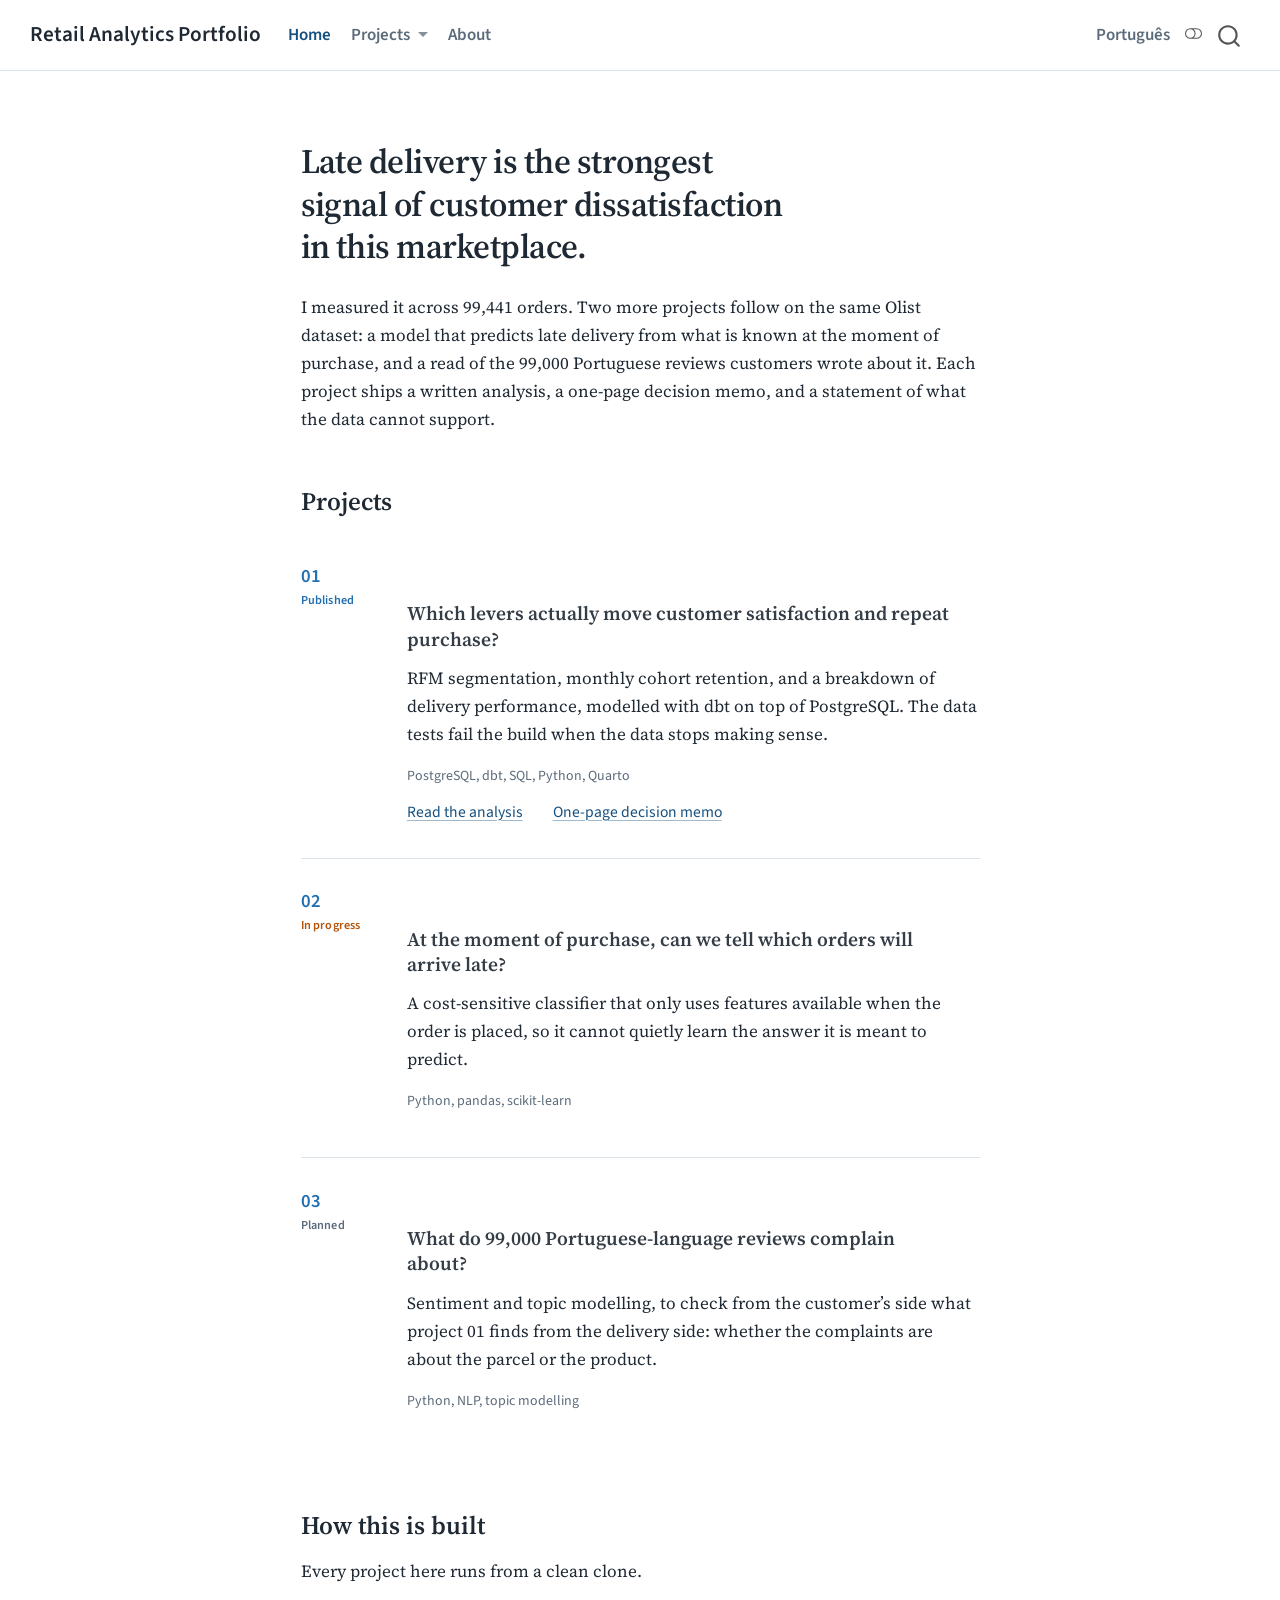
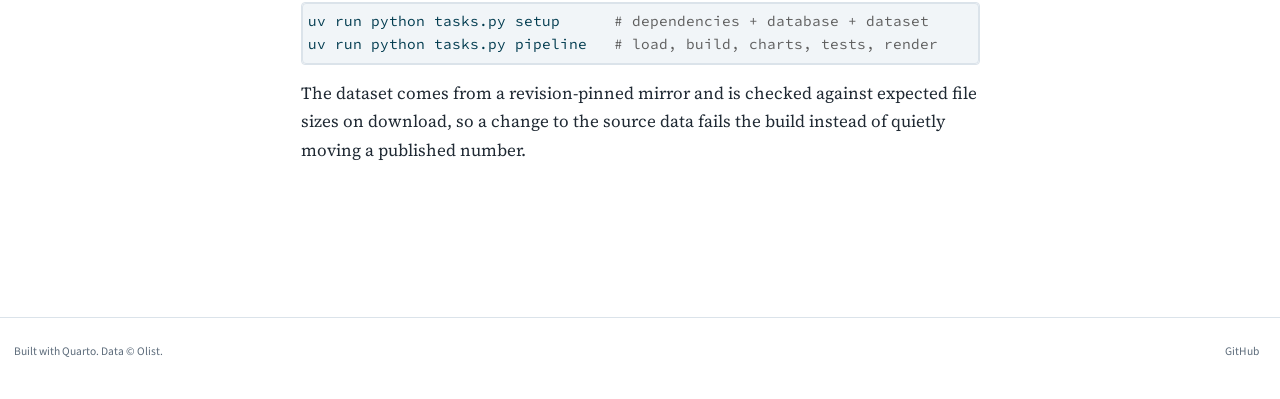
<file: index.html>
<!DOCTYPE html>
<html xmlns="http://www.w3.org/1999/xhtml" lang="en" xml:lang="en"><head>

<meta charset="utf-8">
<meta name="generator" content="quarto-1.10.19">

<meta name="viewport" content="width=device-width, initial-scale=1.0, user-scalable=yes">


<title>Retail Analytics Portfolio</title>
<style>
/* Default styles provided by pandoc.
** See https://pandoc.org/MANUAL.html#variables-for-html for config info.
*/
span.smallcaps{font-variant: small-caps;}
div.columns{display: flex; gap: 1.5em;}
div.column{flex: auto;}
@media screen {
div.columns{gap: min(4vw, 1.5em);}
div.column{overflow-x: auto;}
}
div.hanging-indent{margin-left: 1.5em; text-indent: -1.5em;}
ul.task-list{list-style: none;}
ul.task-list li input[type="checkbox"] {
  width: 0.8em;
  margin: 0 0.8em 0.2em -1em; /* quarto-specific, see https://github.com/quarto-dev/quarto-cli/issues/4556 */ 
  vertical-align: middle;
}
/* CSS for syntax highlighting */
html { -webkit-text-size-adjust: 100%; }
pre > code.sourceCode { white-space: pre; position: relative; }
pre > code.sourceCode > span { display: inline-block; line-height: 1.25; }
pre > code.sourceCode > span:empty { height: 1.2em; }
.sourceCode { overflow: visible; }
code.sourceCode > span { color: inherit; text-decoration: inherit; }
div.sourceCode { margin: 1em 0; }
pre.sourceCode { margin: 0; }
@media screen {
div.sourceCode { overflow: auto; }
}
@media print {
pre > code.sourceCode { white-space: pre-wrap; }
pre > code.sourceCode > span { text-indent: -5em; padding-left: 5em; }
}
pre.numberSource code
  { counter-reset: source-line 0; }
pre.numberSource code > span
  { position: relative; left: -4em; counter-increment: source-line; }
pre.numberSource code > span > a:first-child::before
  { content: counter(source-line);
    position: relative; left: -1em; text-align: right; vertical-align: baseline;
    border: none; display: inline-block;
    -webkit-touch-callout: none; -webkit-user-select: none;
    -khtml-user-select: none; -moz-user-select: none;
    -ms-user-select: none; user-select: none;
    padding: 0 4px; width: 4em;
  }
pre.numberSource { margin-left: 3em;  padding-left: 4px; }
div.sourceCode
  {   }
@media screen {
pre > code.sourceCode > span > a:first-child::before { text-decoration: underline; }
}
</style>


<script src="site_libs/quarto-nav/quarto-nav.js"></script>
<script src="site_libs/quarto-nav/headroom.min.js"></script>
<script src="site_libs/clipboard/clipboard.min.js"></script>
<script src="site_libs/quarto-search/autocomplete.umd.js"></script>
<script src="site_libs/quarto-search/fuse.min.js"></script>
<script src="site_libs/quarto-search/quarto-search.js"></script>
<meta name="quarto:offset" content="./">
<script src="site_libs/quarto-html/quarto.js" type="module"></script>
<script src="site_libs/quarto-html/tabsets/tabsets.js" type="module"></script>
<script src="site_libs/quarto-html/popper.min.js"></script>
<script src="site_libs/quarto-html/tippy.umd.min.js"></script>
<script src="site_libs/quarto-html/anchor.min.js"></script>
<link href="site_libs/quarto-html/tippy.css" rel="stylesheet">
<link href="site_libs/quarto-html/quarto-syntax-highlighting-ecff8db827dceed84e341824dcdf69cb.css" rel="stylesheet" class="quarto-color-scheme" id="quarto-text-highlighting-styles">
<link href="site_libs/quarto-html/quarto-syntax-highlighting-dark-77e42d7de2b4199e810a6e75fd8a0531.css" rel="stylesheet" class="quarto-color-scheme quarto-color-alternate" id="quarto-text-highlighting-styles">
<link href="site_libs/quarto-html/quarto-syntax-highlighting-ecff8db827dceed84e341824dcdf69cb.css" rel="stylesheet" class="quarto-color-scheme-extra" id="quarto-text-highlighting-styles">
<script src="site_libs/bootstrap/bootstrap.min.js"></script>
<link href="site_libs/bootstrap/bootstrap-icons.css" rel="stylesheet">
<link href="site_libs/bootstrap/bootstrap-dbd850586f7e21c69e9a6c9f5bcb7da7.min.css" rel="stylesheet" append-hash="true" class="quarto-color-scheme" id="quarto-bootstrap" data-mode="light">
<link href="site_libs/bootstrap/bootstrap-dark-ea0e3f50bb5ffff25d0e6e33147f23dc.min.css" rel="stylesheet" append-hash="true" class="quarto-color-scheme quarto-color-alternate" id="quarto-bootstrap" data-mode="dark">
<link href="site_libs/bootstrap/bootstrap-dbd850586f7e21c69e9a6c9f5bcb7da7.min.css" rel="stylesheet" append-hash="true" class="quarto-color-scheme-extra" id="quarto-bootstrap" data-mode="light">
<script id="quarto-search-options" type="application/json">{
  "location": "navbar",
  "copy-button": false,
  "collapse-after": 3,
  "panel-placement": "end",
  "type": "overlay",
  "limit": 50,
  "keyboard-shortcut": [
    "f",
    "/",
    "s"
  ],
  "show-item-context": false,
  "language": {
    "search-no-results-text": "No results",
    "search-matching-documents-text": "matching documents",
    "search-copy-link-title": "Copy link to search",
    "search-hide-matches-text": "Hide additional matches",
    "search-more-match-text": "more match in this document",
    "search-more-matches-text": "more matches in this document",
    "search-clear-button-title": "Clear",
    "search-text-placeholder": "",
    "search-detached-cancel-button-title": "Cancel",
    "search-submit-button-title": "Submit",
    "search-label": "Search"
  }
}</script>
<link rel="preconnect" href="https://fonts.googleapis.com">
<link rel="preconnect" href="https://fonts.gstatic.com" crossorigin="">
<link rel="stylesheet" href="https://fonts.googleapis.com/css2?family=Source+Code+Pro:wght@400;600&amp;family=Source+Sans+3:ital,wght@0,400;0,600;1,400&amp;family=Source+Serif+4:ital,opsz,wght@0,8..60,400;0,8..60,600;0,8..60,700;1,8..60,400&amp;display=swap">


</head>

<body class="nav-fixed fullcontent quarto-light"><script id="quarto-html-before-body" type="application/javascript">
    const toggleBodyColorMode = (bsSheetEl) => {
      const mode = bsSheetEl.getAttribute("data-mode");
      const bodyEl = window.document.querySelector("body");
      if (mode === "dark") {
        bodyEl.classList.add("quarto-dark");
        bodyEl.classList.remove("quarto-light");
      } else {
        bodyEl.classList.add("quarto-light");
        bodyEl.classList.remove("quarto-dark");
      }
    }
    const toggleBodyColorPrimary = () => {
      const bsSheetEl = window.document.querySelector("link#quarto-bootstrap:not([rel=disabled-stylesheet])");
      if (bsSheetEl) {
        toggleBodyColorMode(bsSheetEl);
      }
    }
    const setColorSchemeToggle = (alternate) => {
      const toggles = window.document.querySelectorAll('.quarto-color-scheme-toggle');
      for (let i=0; i < toggles.length; i++) {
        const toggle = toggles[i];
        if (toggle) {
          if (alternate) {
            toggle.classList.add("alternate");
          } else {
            toggle.classList.remove("alternate");
          }
        }
      }
    };
    const toggleColorMode = (alternate) => {
      // Switch the stylesheets
      const primaryStylesheets = window.document.querySelectorAll('link.quarto-color-scheme:not(.quarto-color-alternate)');
      const alternateStylesheets = window.document.querySelectorAll('link.quarto-color-scheme.quarto-color-alternate');
      manageTransitions('#quarto-margin-sidebar .nav-link', false);
      if (alternate) {
        // note: dark is layered on light, we don't disable primary!
        enableStylesheet(alternateStylesheets);
        for (const sheetNode of alternateStylesheets) {
          if (sheetNode.id === "quarto-bootstrap") {
            toggleBodyColorMode(sheetNode);
          }
        }
      } else {
        disableStylesheet(alternateStylesheets);
        enableStylesheet(primaryStylesheets)
        toggleBodyColorPrimary();
      }
      manageTransitions('#quarto-margin-sidebar .nav-link', true);
      // Switch the toggles
      setColorSchemeToggle(alternate)
      // Hack to workaround the fact that safari doesn't
      // properly recolor the scrollbar when toggling (#1455)
      if (navigator.userAgent.indexOf('Safari') > 0 && navigator.userAgent.indexOf('Chrome') == -1) {
        manageTransitions("body", false);
        window.scrollTo(0, 1);
        setTimeout(() => {
          window.scrollTo(0, 0);
          manageTransitions("body", true);
        }, 40);
      }
    }
    const disableStylesheet = (stylesheets) => {
      for (let i=0; i < stylesheets.length; i++) {
        const stylesheet = stylesheets[i];
        stylesheet.rel = 'disabled-stylesheet';
      }
    }
    const enableStylesheet = (stylesheets) => {
      for (let i=0; i < stylesheets.length; i++) {
        const stylesheet = stylesheets[i];
        if(stylesheet.rel !== 'stylesheet') { // for Chrome, which will still FOUC without this check
          stylesheet.rel = 'stylesheet';
        }
      }
    }
    const manageTransitions = (selector, allowTransitions) => {
      const els = window.document.querySelectorAll(selector);
      for (let i=0; i < els.length; i++) {
        const el = els[i];
        if (allowTransitions) {
          el.classList.remove('notransition');
        } else {
          el.classList.add('notransition');
        }
      }
    }
    const isFileUrl = () => {
      return window.location.protocol === 'file:';
    }
    const hasAlternateSentinel = () => {
      let styleSentinel = getColorSchemeSentinel();
      if (styleSentinel !== null) {
        return styleSentinel === "alternate";
      } else {
        return false;
      }
    }
    const setStyleSentinel = (alternate) => {
      const value = alternate ? "alternate" : "default";
      if (!isFileUrl()) {
        window.localStorage.setItem("quarto-color-scheme", value);
      } else {
        localAlternateSentinel = value;
      }
    }
    const getColorSchemeSentinel = () => {
      if (!isFileUrl()) {
        const storageValue = window.localStorage.getItem("quarto-color-scheme");
        return storageValue != null ? storageValue : localAlternateSentinel;
      } else {
        return localAlternateSentinel;
      }
    }
    const toggleGiscusIfUsed = (isAlternate, darkModeDefault) => {
      const baseTheme = document.querySelector('#giscus-base-theme')?.value ?? 'light';
      const alternateTheme = document.querySelector('#giscus-alt-theme')?.value ?? 'dark';
      let newTheme = '';
      if(authorPrefersDark) {
        newTheme = isAlternate ? baseTheme : alternateTheme;
      } else {
        newTheme = isAlternate ? alternateTheme : baseTheme;
      }
      const changeGiscusTheme = () => {
        // From: https://github.com/giscus/giscus/issues/336
        const sendMessage = (message) => {
          const iframe = document.querySelector('iframe.giscus-frame');
          if (!iframe) return;
          iframe.contentWindow.postMessage({ giscus: message }, 'https://giscus.app');
        }
        sendMessage({
          setConfig: {
            theme: newTheme
          }
        });
      }
      const isGiscussLoaded = window.document.querySelector('iframe.giscus-frame') !== null;
      if (isGiscussLoaded) {
        changeGiscusTheme();
      }
    };
    const authorPrefersDark = false;
    const queryPrefersDark = window.matchMedia('(prefers-color-scheme: dark)');
    const darkModeDefault = queryPrefersDark.matches;
      document.querySelector('link#quarto-text-highlighting-styles.quarto-color-scheme-extra').rel = 'disabled-stylesheet';
      document.querySelector('link#quarto-bootstrap.quarto-color-scheme-extra').rel = 'disabled-stylesheet';
    let localAlternateSentinel = darkModeDefault ? 'alternate' : 'default';
    // Dark / light mode switch
    window.quartoToggleColorScheme = () => {
      // Read the current dark / light value
      let toAlternate = !hasAlternateSentinel();
      toggleColorMode(toAlternate);
      setStyleSentinel(toAlternate);
      toggleGiscusIfUsed(toAlternate, darkModeDefault);
      window.dispatchEvent(new Event('resize'));
    };
    queryPrefersDark.addEventListener("change", e => {
      if(window.localStorage.getItem("quarto-color-scheme") !== null)
        return;
      const alternate = e.matches
      toggleColorMode(alternate);
      localAlternateSentinel = e.matches ? 'alternate' : 'default'; // this is used alongside local storage!
      toggleGiscusIfUsed(alternate, darkModeDefault);
    });
    // Switch to dark mode if need be
    if (hasAlternateSentinel()) {
      toggleColorMode(true);
    } else {
      toggleColorMode(false);
    }
  </script>

<div id="quarto-search-results"></div>
  <header id="quarto-header" class="headroom fixed-top">
    <nav class="navbar navbar-expand-lg " data-bs-theme="dark">
      <div class="navbar-container container-fluid">
      <div class="navbar-brand-container mx-auto">
    <a class="navbar-brand" href="./index.html">
    <span class="navbar-title">Retail Analytics Portfolio</span>
    </a>
  </div>
            <div id="quarto-search" class="" title="Search"></div>
          <button class="navbar-toggler" type="button" data-bs-toggle="collapse" data-bs-target="#navbarCollapse" aria-controls="navbarCollapse" role="menu" aria-expanded="false" aria-label="Toggle navigation" onclick="if (window.quartoToggleHeadroom) { window.quartoToggleHeadroom(); }">
  <span class="navbar-toggler-icon"></span>
</button>
          <div class="collapse navbar-collapse" id="navbarCollapse">
            <ul class="navbar-nav navbar-nav-scroll me-auto">
  <li class="nav-item">
    <a class="nav-link active" href="./index.html" aria-current="page"> 
<span class="menu-text">Home</span></a>
  </li>  
  <li class="nav-item dropdown ">
    <a class="nav-link dropdown-toggle" href="#" id="nav-menu-projects" role="link" data-bs-toggle="dropdown" aria-expanded="false">
 <span class="menu-text">Projects</span>
    </a>
    <ul class="dropdown-menu" aria-labelledby="nav-menu-projects">    
        <li>
    <a class="dropdown-item" href="./reports/01-retail-analytics/01-business-analytics.html">
 <span class="dropdown-text">01 · Retail analytics</span></a>
  </li>  
        <li>
    <a class="dropdown-item" href="./reports/01-retail-analytics/00-executive-memo.html">
 <span class="dropdown-text">01 · Decision memo</span></a>
  </li>  
    </ul>
  </li>
  <li class="nav-item">
    <a class="nav-link" href="./about.html"> 
<span class="menu-text">About</span></a>
  </li>  
</ul>
            <ul class="navbar-nav navbar-nav-scroll ms-auto">
  <li class="nav-item">
    <a class="nav-link" href="./pt/index.html"> 
<span class="menu-text">Português</span></a>
  </li>  
</ul>
          </div> <!-- /navcollapse -->
            <div class="quarto-navbar-tools">
  <a href="" class="quarto-color-scheme-toggle quarto-navigation-tool  px-1" onclick="window.quartoToggleColorScheme(); return false;" title="Toggle dark mode"><i class="bi"></i></a>
</div>
      </div> <!-- /container-fluid -->
    </nav>
</header>
<!-- content -->
<div id="quarto-content" class="quarto-container page-columns page-rows-contents page-layout-article page-navbar">
<!-- sidebar -->
<!-- margin-sidebar -->
    
<!-- main -->
<main class="content" id="quarto-document-content"><header id="title-block-header" class="quarto-title-block"></header>





<section id="late-delivery-is-the-strongest-signal-of-customer-dissatisfaction-in-this-marketplace." class="level1 hero">
<h1 class="hero">Late delivery is the strongest signal of customer dissatisfaction in this marketplace.</h1>
<p>I measured it across 99,441 orders. Two more projects follow on the same Olist dataset: a model that predicts late delivery from what is known at the moment of purchase, and a read of the 99,000 Portuguese reviews customers wrote about it. Each project ships a written analysis, a one-page decision memo, and a statement of what the data cannot support.</p>
<section id="projects" class="level2">
<h2 class="anchored" data-anchor-id="projects">Projects</h2>
<div class="projects">
<article class="project">
<div class="project-seq">
01<span class="project-status status-published">Published</span>
</div>
<div class="project-detail">
<h3 class="anchored">
Which levers actually move customer satisfaction and repeat purchase?
</h3>
<p>
RFM segmentation, monthly cohort retention, and a breakdown of delivery performance, modelled with dbt on top of PostgreSQL. The data tests fail the build when the data stops making sense.
</p>
<p class="project-stack">
PostgreSQL, dbt, SQL, Python, Quarto
</p>
<p class="project-links">
<a href="./reports/01-retail-analytics/01-business-analytics.html">Read the analysis</a> <a href="./reports/01-retail-analytics/00-executive-memo.html">One-page decision memo</a>
</p>
</div>
</article>
<article class="project">
<div class="project-seq">
02<span class="project-status status-wip">In progress</span>
</div>
<div class="project-detail">
<h3 class="anchored">
At the moment of purchase, can we tell which orders will arrive late?
</h3>
<p>
A cost-sensitive classifier that only uses features available when the order is placed, so it cannot quietly learn the answer it is meant to predict.
</p>
<p class="project-stack">
Python, pandas, scikit-learn
</p>
</div>
</article>
<article class="project">
<div class="project-seq">
03<span class="project-status status-planned">Planned</span>
</div>
<div class="project-detail">
<h3 class="anchored">
What do 99,000 Portuguese-language reviews complain about?
</h3>
<p>
Sentiment and topic modelling, to check from the customer’s side what project 01 finds from the delivery side: whether the complaints are about the parcel or the product.
</p>
<p class="project-stack">
Python, NLP, topic modelling
</p>
</div>
</article>
</div>
</section>
<section id="how-this-is-built" class="level2">
<h2 class="anchored" data-anchor-id="how-this-is-built">How this is built</h2>
<p>Every project here runs from a clean clone.</p>
<div class="code-copy-outer-scaffold"><div class="sourceCode" id="cb1"><pre class="sourceCode bash code-with-copy"><code class="sourceCode bash"><span id="cb1-1"><a href="#cb1-1" aria-hidden="true" tabindex="-1"></a><span class="ex">uv</span> run python tasks.py setup      <span class="co"># dependencies + database + dataset</span></span>
<span id="cb1-2"><a href="#cb1-2" aria-hidden="true" tabindex="-1"></a><span class="ex">uv</span> run python tasks.py pipeline   <span class="co"># load, build, charts, tests, render</span></span></code></pre></div><button title="Copy to Clipboard" class="code-copy-button"><i class="bi"></i></button></div>
<p>The dataset comes from a revision-pinned mirror and is checked against expected file sizes on download, so a change to the source data fails the build instead of quietly moving a published number.</p>


</section>
</section>

</main> <!-- /main -->
<script id="quarto-html-after-body" type="application/javascript">
  window.document.addEventListener("DOMContentLoaded", function (event) {
    // Ensure there is a toggle, if there isn't float one in the top right
    if (window.document.querySelector('.quarto-color-scheme-toggle') === null) {
      const a = window.document.createElement('a');
      a.classList.add('top-right');
      a.classList.add('quarto-color-scheme-toggle');
      a.href = "";
      a.onclick = function() { try { window.quartoToggleColorScheme(); } catch {} return false; };
      const i = window.document.createElement("i");
      i.classList.add('bi');
      a.appendChild(i);
      window.document.body.appendChild(a);
    }
    setColorSchemeToggle(hasAlternateSentinel())
    const icon = "";
    const anchorJS = new window.AnchorJS();
    anchorJS.options = {
      placement: 'right',
      icon: icon
    };
    anchorJS.add('.anchored');
    const isCodeAnnotation = (el) => {
      for (const clz of el.classList) {
        if (clz.startsWith('code-annotation-')) {                     
          return true;
        }
      }
      return false;
    }
    const onCopySuccess = function(e) {
      // button target
      const button = e.trigger;
      // don't keep focus
      button.blur();
      // flash "checked"
      button.classList.add('code-copy-button-checked');
      var currentTitle = button.getAttribute("title");
      button.setAttribute("title", "Copied!");
      let tooltip;
      if (window.bootstrap) {
        button.setAttribute("data-bs-toggle", "tooltip");
        button.setAttribute("data-bs-placement", "left");
        button.setAttribute("data-bs-title", "Copied!");
        tooltip = new bootstrap.Tooltip(button, 
          { trigger: "manual", 
            customClass: "code-copy-button-tooltip",
            offset: [0, -8]});
        tooltip.show();    
      }
      setTimeout(function() {
        if (tooltip) {
          tooltip.hide();
          button.removeAttribute("data-bs-title");
          button.removeAttribute("data-bs-toggle");
          button.removeAttribute("data-bs-placement");
        }
        button.setAttribute("title", currentTitle);
        button.classList.remove('code-copy-button-checked');
      }, 1000);
      // clear code selection
      e.clearSelection();
    }
    const getTextToCopy = function(trigger) {
      const outerScaffold = trigger.parentElement.cloneNode(true);
      const codeEl = outerScaffold.querySelector('code');
      for (const childEl of codeEl.children) {
        if (isCodeAnnotation(childEl)) {
          childEl.remove();
        }
      }
      return codeEl.innerText;
    }
    const clipboard = new window.ClipboardJS('.code-copy-button:not([data-in-quarto-modal])', {
      text: getTextToCopy
    });
    clipboard.on('success', onCopySuccess);
    if (window.document.getElementById('quarto-embedded-source-code-modal')) {
      const clipboardModal = new window.ClipboardJS('.code-copy-button[data-in-quarto-modal]', {
        text: getTextToCopy,
        container: window.document.getElementById('quarto-embedded-source-code-modal')
      });
      clipboardModal.on('success', onCopySuccess);
    }
      var localhostRegex = new RegExp(/^(?:http|https):\/\/localhost\:?[0-9]*\//);
      var mailtoRegex = new RegExp(/^mailto:/);
        var filterRegex = new RegExp("https:\/\/AndersonTavares0\.github\.io\/ds-portfolio\/");
      var isInternal = (href) => {
          return filterRegex.test(href) || localhostRegex.test(href) || mailtoRegex.test(href);
      }
      // Inspect non-navigation links and adorn them if external
     var links = window.document.querySelectorAll('a[href]:not(.nav-link):not(.navbar-brand):not(.toc-action):not(.sidebar-link):not(.sidebar-item-toggle):not(.pagination-link):not(.no-external):not([aria-hidden]):not(.dropdown-item):not(.quarto-navigation-tool):not(.about-link)');
      for (var i=0; i<links.length; i++) {
        const link = links[i];
        if (!isInternal(link.href)) {
          // undo the damage that might have been done by quarto-nav.js in the case of
          // links that we want to consider external
          if (link.dataset.originalHref !== undefined) {
            link.href = link.dataset.originalHref;
          }
        }
      }
    function tippyHover(el, contentFn, onTriggerFn, onUntriggerFn) {
      const config = {
        allowHTML: true,
        maxWidth: 500,
        delay: 100,
        arrow: false,
        appendTo: function(el) {
            return el.parentElement;
        },
        interactive: true,
        interactiveBorder: 10,
        theme: 'quarto',
        placement: 'bottom-start',
      };
      if (contentFn) {
        config.content = contentFn;
      }
      if (onTriggerFn) {
        config.onTrigger = onTriggerFn;
      }
      if (onUntriggerFn) {
        config.onUntrigger = onUntriggerFn;
      }
      window.tippy(el, config); 
    }
    const noterefs = window.document.querySelectorAll('a[role="doc-noteref"]');
    for (var i=0; i<noterefs.length; i++) {
      const ref = noterefs[i];
      tippyHover(ref, function() {
        // use id or data attribute instead here
        let href = ref.getAttribute('data-footnote-href') || ref.getAttribute('href');
        try { href = new URL(href).hash; } catch {}
        const id = href.replace(/^#\/?/, "");
        const note = window.document.getElementById(id);
        if (note) {
          return note.innerHTML;
        } else {
          return "";
        }
      });
    }
    const xrefs = window.document.querySelectorAll('a.quarto-xref');
    const processXRef = (id, note) => {
      // Strip column container classes
      const stripColumnClz = (el) => {
        el.classList.remove("page-full", "page-columns");
        if (el.children) {
          for (const child of el.children) {
            stripColumnClz(child);
          }
        }
      }
      stripColumnClz(note)
      if (id === null || id.startsWith('sec-')) {
        // Special case sections, only their first couple elements
        const container = document.createElement("div");
        if (note.children && note.children.length > 2) {
          container.appendChild(note.children[0].cloneNode(true));
          for (let i = 1; i < note.children.length; i++) {
            const child = note.children[i];
            if (child.tagName === "P" && child.innerText === "") {
              continue;
            } else {
              container.appendChild(child.cloneNode(true));
              break;
            }
          }
          if (window.Quarto?.typesetMath) {
            window.Quarto.typesetMath(container);
          }
          return container.innerHTML
        } else {
          if (window.Quarto?.typesetMath) {
            window.Quarto.typesetMath(note);
          }
          return note.innerHTML;
        }
      } else {
        // Remove any anchor links if they are present
        const anchorLink = note.querySelector('a.anchorjs-link');
        if (anchorLink) {
          anchorLink.remove();
        }
        if (window.Quarto?.typesetMath) {
          window.Quarto.typesetMath(note);
        }
        if (note.classList.contains("callout")) {
          return note.outerHTML;
        } else {
          return note.innerHTML;
        }
      }
    }
    for (var i=0; i<xrefs.length; i++) {
      const xref = xrefs[i];
      tippyHover(xref, undefined, function(instance) {
        instance.disable();
        let url = xref.getAttribute('href');
        let hash = undefined; 
        if (url.startsWith('#')) {
          hash = url;
        } else {
          try { hash = new URL(url).hash; } catch {}
        }
        if (hash) {
          const id = hash.replace(/^#\/?/, "");
          const note = window.document.getElementById(id);
          if (note !== null) {
            try {
              const html = processXRef(id, note.cloneNode(true));
              instance.setContent(html);
            } finally {
              instance.enable();
              instance.show();
            }
          } else {
            // See if we can fetch this
            fetch(url.split('#')[0])
            .then(res => res.text())
            .then(html => {
              const parser = new DOMParser();
              const htmlDoc = parser.parseFromString(html, "text/html");
              const note = htmlDoc.getElementById(id);
              if (note !== null) {
                const html = processXRef(id, note);
                instance.setContent(html);
              } 
            }).finally(() => {
              instance.enable();
              instance.show();
            });
          }
        } else {
          // See if we can fetch a full url (with no hash to target)
          // This is a special case and we should probably do some content thinning / targeting
          fetch(url)
          .then(res => res.text())
          .then(html => {
            const parser = new DOMParser();
            const htmlDoc = parser.parseFromString(html, "text/html");
            const note = htmlDoc.querySelector('main.content');
            if (note !== null) {
              // This should only happen for chapter cross references
              // (since there is no id in the URL)
              // remove the first header
              if (note.children.length > 0 && note.children[0].tagName === "HEADER") {
                note.children[0].remove();
              }
              const html = processXRef(null, note);
              instance.setContent(html);
            } 
          }).finally(() => {
            instance.enable();
            instance.show();
          });
        }
      }, function(instance) {
      });
    }
        let selectedAnnoteEl;
        const selectorForAnnotation = ( cell, annotation) => {
          let cellAttr = 'data-code-cell="' + cell + '"';
          let lineAttr = 'data-code-annotation="' +  annotation + '"';
          const selector = 'span[' + cellAttr + '][' + lineAttr + ']';
          return selector;
        }
        const selectCodeLines = (annoteEl) => {
          const doc = window.document;
          const targetCell = annoteEl.getAttribute("data-target-cell");
          const targetAnnotation = annoteEl.getAttribute("data-target-annotation");
          const annoteSpan = window.document.querySelector(selectorForAnnotation(targetCell, targetAnnotation));
          const lines = annoteSpan.getAttribute("data-code-lines").split(",");
          const lineIds = lines.map((line) => {
            return targetCell + "-" + line;
          })
          let top = null;
          let height = null;
          let parent = null;
          if (lineIds.length > 0) {
              //compute the position of the single el (top and bottom and make a div)
              const el = window.document.getElementById(lineIds[0]);
              top = el.offsetTop;
              height = el.offsetHeight;
              parent = el.parentElement.parentElement;
            if (lineIds.length > 1) {
              const lastEl = window.document.getElementById(lineIds[lineIds.length - 1]);
              const bottom = lastEl.offsetTop + lastEl.offsetHeight;
              height = bottom - top;
            }
            if (top !== null && height !== null && parent !== null) {
              // cook up a div (if necessary) and position it 
              let div = window.document.getElementById("code-annotation-line-highlight");
              if (div === null) {
                div = window.document.createElement("div");
                div.setAttribute("id", "code-annotation-line-highlight");
                div.style.position = 'absolute';
                parent.appendChild(div);
              }
              div.style.top = top - 2 + "px";
              div.style.height = height + 4 + "px";
              div.style.left = 0;
              let gutterDiv = window.document.getElementById("code-annotation-line-highlight-gutter");
              if (gutterDiv === null) {
                gutterDiv = window.document.createElement("div");
                gutterDiv.setAttribute("id", "code-annotation-line-highlight-gutter");
                gutterDiv.style.position = 'absolute';
                const codeCell = window.document.getElementById(targetCell);
                const gutter = codeCell.querySelector('.code-annotation-gutter');
                gutter.appendChild(gutterDiv);
              }
              gutterDiv.style.top = top - 2 + "px";
              gutterDiv.style.height = height + 4 + "px";
            }
            selectedAnnoteEl = annoteEl;
          }
        };
        const unselectCodeLines = () => {
          const elementsIds = ["code-annotation-line-highlight", "code-annotation-line-highlight-gutter"];
          elementsIds.forEach((elId) => {
            const div = window.document.getElementById(elId);
            if (div) {
              div.remove();
            }
          });
          selectedAnnoteEl = undefined;
        };
          // Handle positioning of the toggle
      window.addEventListener(
        "resize",
        throttle(() => {
          elRect = undefined;
          if (selectedAnnoteEl) {
            selectCodeLines(selectedAnnoteEl);
          }
        }, 10)
      );
      function throttle(fn, ms) {
      let throttle = false;
      let timer;
        return (...args) => {
          if(!throttle) { // first call gets through
              fn.apply(this, args);
              throttle = true;
          } else { // all the others get throttled
              if(timer) clearTimeout(timer); // cancel #2
              timer = setTimeout(() => {
                fn.apply(this, args);
                timer = throttle = false;
              }, ms);
          }
        };
      }
        // Attach click handler to the DT
        const annoteDls = window.document.querySelectorAll('dt[data-target-cell]');
        for (const annoteDlNode of annoteDls) {
          annoteDlNode.addEventListener('click', (event) => {
            const clickedEl = event.target;
            if (clickedEl !== selectedAnnoteEl) {
              unselectCodeLines();
              const activeEl = window.document.querySelector('dt[data-target-cell].code-annotation-active');
              if (activeEl) {
                activeEl.classList.remove('code-annotation-active');
              }
              selectCodeLines(clickedEl);
              clickedEl.classList.add('code-annotation-active');
            } else {
              // Unselect the line
              unselectCodeLines();
              clickedEl.classList.remove('code-annotation-active');
            }
          });
        }
    const findCites = (el) => {
      const parentEl = el.parentElement;
      if (parentEl) {
        const cites = parentEl.dataset.cites;
        if (cites) {
          return {
            el,
            cites: cites.split(' ')
          };
        } else {
          return findCites(el.parentElement)
        }
      } else {
        return undefined;
      }
    };
    var bibliorefs = window.document.querySelectorAll('a[role="doc-biblioref"]');
    for (var i=0; i<bibliorefs.length; i++) {
      const ref = bibliorefs[i];
      const citeInfo = findCites(ref);
      if (citeInfo) {
        tippyHover(citeInfo.el, function() {
          var popup = window.document.createElement('div');
          citeInfo.cites.forEach(function(cite) {
            var citeDiv = window.document.createElement('div');
            citeDiv.classList.add('hanging-indent');
            citeDiv.classList.add('csl-entry');
            var biblioDiv = window.document.getElementById('ref-' + cite);
            if (biblioDiv) {
              citeDiv.innerHTML = biblioDiv.innerHTML;
            }
            popup.appendChild(citeDiv);
          });
          return popup.innerHTML;
        });
      }
    }
  });
  </script>
</div> <!-- /content -->
<footer class="footer">
  <div class="nav-footer">
    <div class="nav-footer-left">
<p>Built with Quarto. Data © Olist.</p>
</div>   
    <div class="nav-footer-center">
      &nbsp;
    </div>
    <div class="nav-footer-right">
      <ul class="footer-items list-unstyled">
    <li class="nav-item">
    <a class="nav-link" href="https://github.com/AndersonTavares0/ds-portfolio">
<p>GitHub</p>
</a>
  </li>  
</ul>
    </div>
  </div>
</footer>




</body></html>
</file>
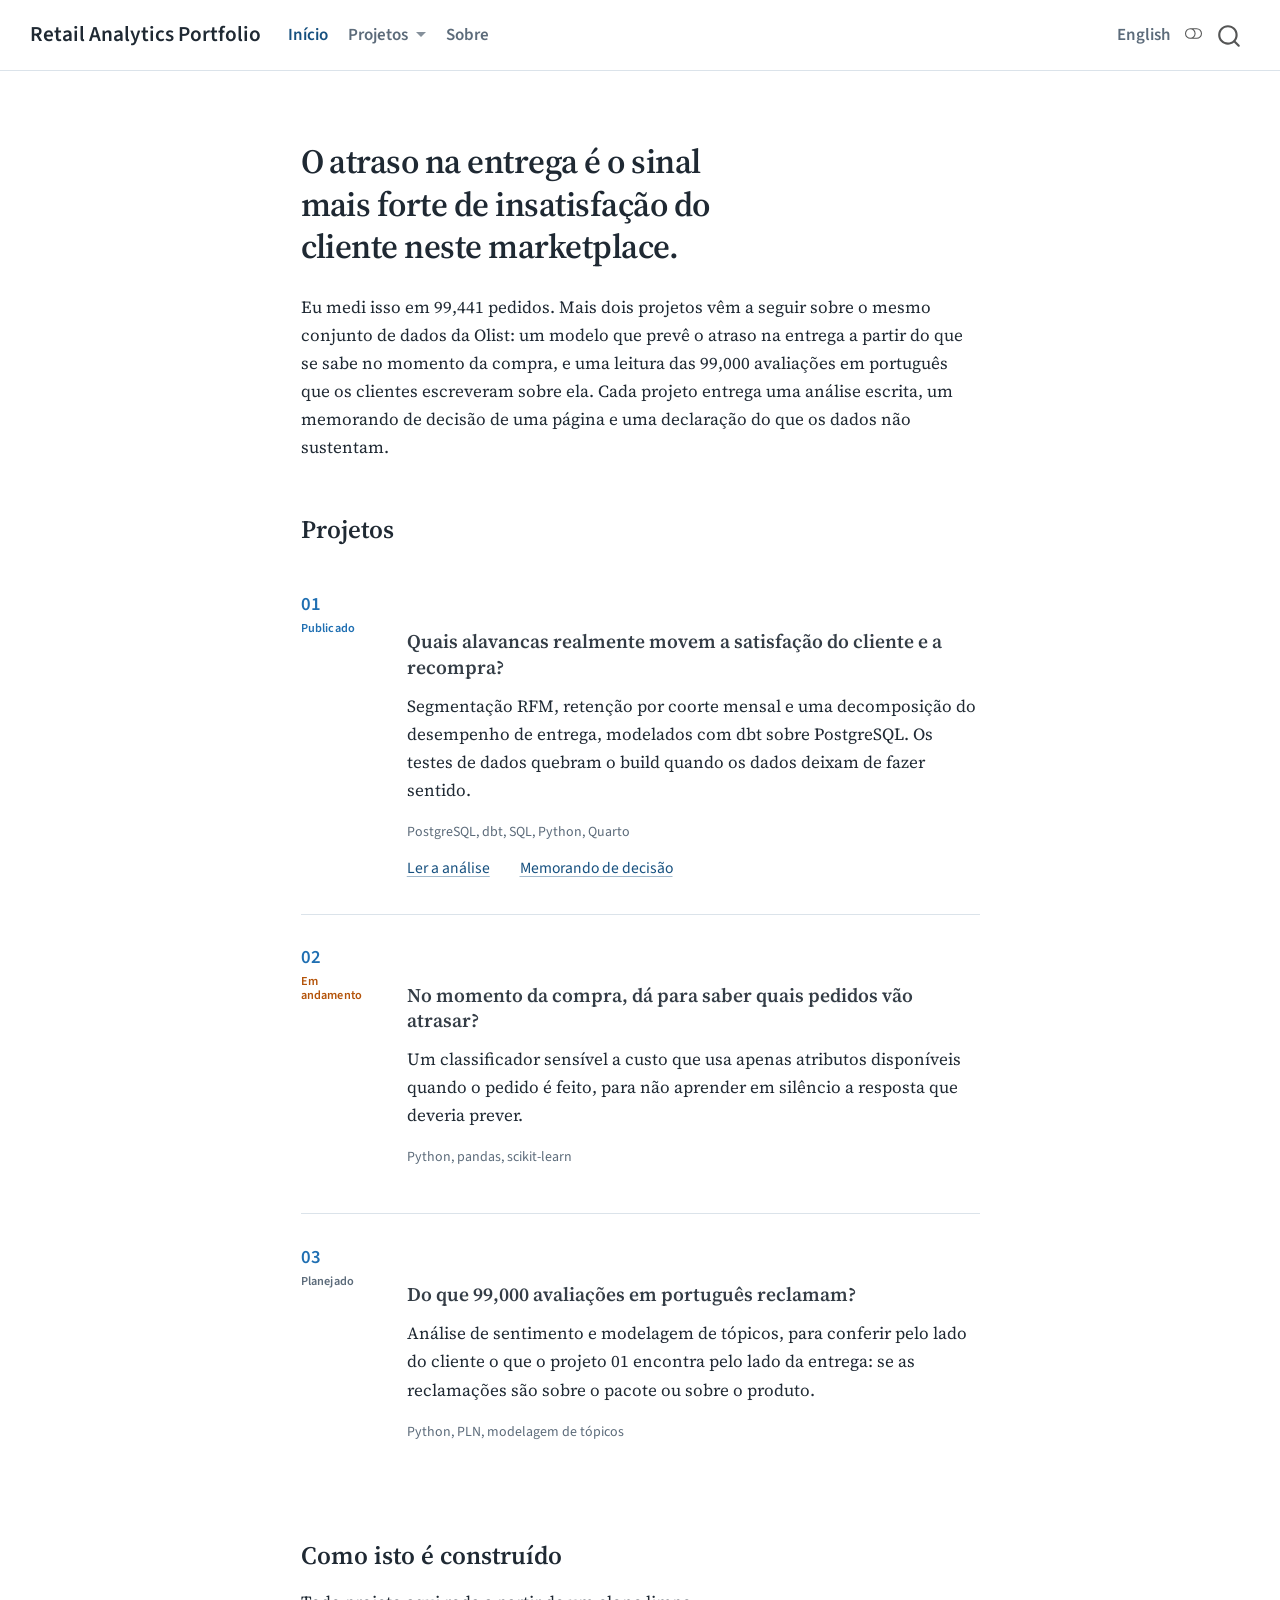
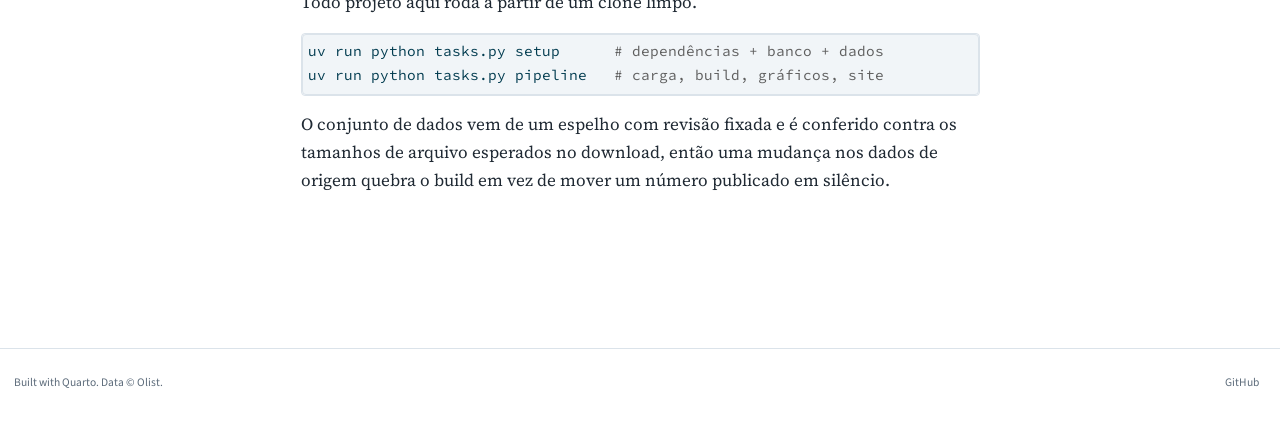
<file: pt/index.html>
<!DOCTYPE html>
<html xmlns="http://www.w3.org/1999/xhtml" lang="pt-BR" xml:lang="pt-BR"><head>

<meta charset="utf-8">
<meta name="generator" content="quarto-1.10.19">

<meta name="viewport" content="width=device-width, initial-scale=1.0, user-scalable=yes">


<title>Portfólio de Análise de Varejo – Retail Analytics Portfolio</title>
<style>
/* Default styles provided by pandoc.
** See https://pandoc.org/MANUAL.html#variables-for-html for config info.
*/
span.smallcaps{font-variant: small-caps;}
div.columns{display: flex; gap: 1.5em;}
div.column{flex: auto;}
@media screen {
div.columns{gap: min(4vw, 1.5em);}
div.column{overflow-x: auto;}
}
div.hanging-indent{margin-left: 1.5em; text-indent: -1.5em;}
ul.task-list{list-style: none;}
ul.task-list li input[type="checkbox"] {
  width: 0.8em;
  margin: 0 0.8em 0.2em -1em; /* quarto-specific, see https://github.com/quarto-dev/quarto-cli/issues/4556 */ 
  vertical-align: middle;
}
/* CSS for syntax highlighting */
html { -webkit-text-size-adjust: 100%; }
pre > code.sourceCode { white-space: pre; position: relative; }
pre > code.sourceCode > span { display: inline-block; line-height: 1.25; }
pre > code.sourceCode > span:empty { height: 1.2em; }
.sourceCode { overflow: visible; }
code.sourceCode > span { color: inherit; text-decoration: inherit; }
div.sourceCode { margin: 1em 0; }
pre.sourceCode { margin: 0; }
@media screen {
div.sourceCode { overflow: auto; }
}
@media print {
pre > code.sourceCode { white-space: pre-wrap; }
pre > code.sourceCode > span { text-indent: -5em; padding-left: 5em; }
}
pre.numberSource code
  { counter-reset: source-line 0; }
pre.numberSource code > span
  { position: relative; left: -4em; counter-increment: source-line; }
pre.numberSource code > span > a:first-child::before
  { content: counter(source-line);
    position: relative; left: -1em; text-align: right; vertical-align: baseline;
    border: none; display: inline-block;
    -webkit-touch-callout: none; -webkit-user-select: none;
    -khtml-user-select: none; -moz-user-select: none;
    -ms-user-select: none; user-select: none;
    padding: 0 4px; width: 4em;
  }
pre.numberSource { margin-left: 3em;  padding-left: 4px; }
div.sourceCode
  {   }
@media screen {
pre > code.sourceCode > span > a:first-child::before { text-decoration: underline; }
}
</style>


<script src="../site_libs/quarto-nav/quarto-nav.js"></script>
<script src="../site_libs/quarto-nav/headroom.min.js"></script>
<script src="../site_libs/clipboard/clipboard.min.js"></script>
<script src="../site_libs/quarto-search/autocomplete.umd.js"></script>
<script src="../site_libs/quarto-search/fuse.min.js"></script>
<script src="../site_libs/quarto-search/quarto-search.js"></script>
<meta name="quarto:offset" content="../">
<script src="../site_libs/quarto-html/quarto.js" type="module"></script>
<script src="../site_libs/quarto-html/tabsets/tabsets.js" type="module"></script>
<script src="../site_libs/quarto-html/popper.min.js"></script>
<script src="../site_libs/quarto-html/tippy.umd.min.js"></script>
<script src="../site_libs/quarto-html/anchor.min.js"></script>
<link href="../site_libs/quarto-html/tippy.css" rel="stylesheet">
<link href="../site_libs/quarto-html/quarto-syntax-highlighting-ecff8db827dceed84e341824dcdf69cb.css" rel="stylesheet" class="quarto-color-scheme" id="quarto-text-highlighting-styles">
<link href="../site_libs/quarto-html/quarto-syntax-highlighting-dark-77e42d7de2b4199e810a6e75fd8a0531.css" rel="stylesheet" class="quarto-color-scheme quarto-color-alternate" id="quarto-text-highlighting-styles">
<link href="../site_libs/quarto-html/quarto-syntax-highlighting-ecff8db827dceed84e341824dcdf69cb.css" rel="stylesheet" class="quarto-color-scheme-extra" id="quarto-text-highlighting-styles">
<script src="../site_libs/bootstrap/bootstrap.min.js"></script>
<link href="../site_libs/bootstrap/bootstrap-icons.css" rel="stylesheet">
<link href="../site_libs/bootstrap/bootstrap-dbd850586f7e21c69e9a6c9f5bcb7da7.min.css" rel="stylesheet" append-hash="true" class="quarto-color-scheme" id="quarto-bootstrap" data-mode="light">
<link href="../site_libs/bootstrap/bootstrap-dark-ea0e3f50bb5ffff25d0e6e33147f23dc.min.css" rel="stylesheet" append-hash="true" class="quarto-color-scheme quarto-color-alternate" id="quarto-bootstrap" data-mode="dark">
<link href="../site_libs/bootstrap/bootstrap-dbd850586f7e21c69e9a6c9f5bcb7da7.min.css" rel="stylesheet" append-hash="true" class="quarto-color-scheme-extra" id="quarto-bootstrap" data-mode="light">
<script id="quarto-search-options" type="application/json">{
  "location": "navbar",
  "copy-button": false,
  "collapse-after": 3,
  "panel-placement": "end",
  "type": "overlay",
  "limit": 50,
  "keyboard-shortcut": [
    "f",
    "/",
    "s"
  ],
  "show-item-context": false,
  "language": {
    "search-no-results-text": "Nenhum resultado",
    "search-matching-documents-text": "documentos correspondentes",
    "search-copy-link-title": "Copiar link para a busca",
    "search-hide-matches-text": "Esconder correspondências adicionais",
    "search-more-match-text": "mais correspondência neste documento",
    "search-more-matches-text": "mais correspondências neste documento",
    "search-clear-button-title": "Limpar",
    "search-text-placeholder": "",
    "search-detached-cancel-button-title": "Cancelar",
    "search-submit-button-title": "Enviar",
    "search-label": "Procurar"
  }
}</script>
<link rel="preconnect" href="https://fonts.googleapis.com">
<link rel="preconnect" href="https://fonts.gstatic.com" crossorigin="">
<link rel="stylesheet" href="https://fonts.googleapis.com/css2?family=Source+Code+Pro:wght@400;600&amp;family=Source+Sans+3:ital,wght@0,400;0,600;1,400&amp;family=Source+Serif+4:ital,opsz,wght@0,8..60,400;0,8..60,600;0,8..60,700;1,8..60,400&amp;display=swap">


</head>

<body class="nav-fixed fullcontent quarto-light"><script id="quarto-html-before-body" type="application/javascript">
    const toggleBodyColorMode = (bsSheetEl) => {
      const mode = bsSheetEl.getAttribute("data-mode");
      const bodyEl = window.document.querySelector("body");
      if (mode === "dark") {
        bodyEl.classList.add("quarto-dark");
        bodyEl.classList.remove("quarto-light");
      } else {
        bodyEl.classList.add("quarto-light");
        bodyEl.classList.remove("quarto-dark");
      }
    }
    const toggleBodyColorPrimary = () => {
      const bsSheetEl = window.document.querySelector("link#quarto-bootstrap:not([rel=disabled-stylesheet])");
      if (bsSheetEl) {
        toggleBodyColorMode(bsSheetEl);
      }
    }
    const setColorSchemeToggle = (alternate) => {
      const toggles = window.document.querySelectorAll('.quarto-color-scheme-toggle');
      for (let i=0; i < toggles.length; i++) {
        const toggle = toggles[i];
        if (toggle) {
          if (alternate) {
            toggle.classList.add("alternate");
          } else {
            toggle.classList.remove("alternate");
          }
        }
      }
    };
    const toggleColorMode = (alternate) => {
      // Switch the stylesheets
      const primaryStylesheets = window.document.querySelectorAll('link.quarto-color-scheme:not(.quarto-color-alternate)');
      const alternateStylesheets = window.document.querySelectorAll('link.quarto-color-scheme.quarto-color-alternate');
      manageTransitions('#quarto-margin-sidebar .nav-link', false);
      if (alternate) {
        // note: dark is layered on light, we don't disable primary!
        enableStylesheet(alternateStylesheets);
        for (const sheetNode of alternateStylesheets) {
          if (sheetNode.id === "quarto-bootstrap") {
            toggleBodyColorMode(sheetNode);
          }
        }
      } else {
        disableStylesheet(alternateStylesheets);
        enableStylesheet(primaryStylesheets)
        toggleBodyColorPrimary();
      }
      manageTransitions('#quarto-margin-sidebar .nav-link', true);
      // Switch the toggles
      setColorSchemeToggle(alternate)
      // Hack to workaround the fact that safari doesn't
      // properly recolor the scrollbar when toggling (#1455)
      if (navigator.userAgent.indexOf('Safari') > 0 && navigator.userAgent.indexOf('Chrome') == -1) {
        manageTransitions("body", false);
        window.scrollTo(0, 1);
        setTimeout(() => {
          window.scrollTo(0, 0);
          manageTransitions("body", true);
        }, 40);
      }
    }
    const disableStylesheet = (stylesheets) => {
      for (let i=0; i < stylesheets.length; i++) {
        const stylesheet = stylesheets[i];
        stylesheet.rel = 'disabled-stylesheet';
      }
    }
    const enableStylesheet = (stylesheets) => {
      for (let i=0; i < stylesheets.length; i++) {
        const stylesheet = stylesheets[i];
        if(stylesheet.rel !== 'stylesheet') { // for Chrome, which will still FOUC without this check
          stylesheet.rel = 'stylesheet';
        }
      }
    }
    const manageTransitions = (selector, allowTransitions) => {
      const els = window.document.querySelectorAll(selector);
      for (let i=0; i < els.length; i++) {
        const el = els[i];
        if (allowTransitions) {
          el.classList.remove('notransition');
        } else {
          el.classList.add('notransition');
        }
      }
    }
    const isFileUrl = () => {
      return window.location.protocol === 'file:';
    }
    const hasAlternateSentinel = () => {
      let styleSentinel = getColorSchemeSentinel();
      if (styleSentinel !== null) {
        return styleSentinel === "alternate";
      } else {
        return false;
      }
    }
    const setStyleSentinel = (alternate) => {
      const value = alternate ? "alternate" : "default";
      if (!isFileUrl()) {
        window.localStorage.setItem("quarto-color-scheme", value);
      } else {
        localAlternateSentinel = value;
      }
    }
    const getColorSchemeSentinel = () => {
      if (!isFileUrl()) {
        const storageValue = window.localStorage.getItem("quarto-color-scheme");
        return storageValue != null ? storageValue : localAlternateSentinel;
      } else {
        return localAlternateSentinel;
      }
    }
    const toggleGiscusIfUsed = (isAlternate, darkModeDefault) => {
      const baseTheme = document.querySelector('#giscus-base-theme')?.value ?? 'light';
      const alternateTheme = document.querySelector('#giscus-alt-theme')?.value ?? 'dark';
      let newTheme = '';
      if(authorPrefersDark) {
        newTheme = isAlternate ? baseTheme : alternateTheme;
      } else {
        newTheme = isAlternate ? alternateTheme : baseTheme;
      }
      const changeGiscusTheme = () => {
        // From: https://github.com/giscus/giscus/issues/336
        const sendMessage = (message) => {
          const iframe = document.querySelector('iframe.giscus-frame');
          if (!iframe) return;
          iframe.contentWindow.postMessage({ giscus: message }, 'https://giscus.app');
        }
        sendMessage({
          setConfig: {
            theme: newTheme
          }
        });
      }
      const isGiscussLoaded = window.document.querySelector('iframe.giscus-frame') !== null;
      if (isGiscussLoaded) {
        changeGiscusTheme();
      }
    };
    const authorPrefersDark = false;
    const queryPrefersDark = window.matchMedia('(prefers-color-scheme: dark)');
    const darkModeDefault = queryPrefersDark.matches;
      document.querySelector('link#quarto-text-highlighting-styles.quarto-color-scheme-extra').rel = 'disabled-stylesheet';
      document.querySelector('link#quarto-bootstrap.quarto-color-scheme-extra').rel = 'disabled-stylesheet';
    let localAlternateSentinel = darkModeDefault ? 'alternate' : 'default';
    // Dark / light mode switch
    window.quartoToggleColorScheme = () => {
      // Read the current dark / light value
      let toAlternate = !hasAlternateSentinel();
      toggleColorMode(toAlternate);
      setStyleSentinel(toAlternate);
      toggleGiscusIfUsed(toAlternate, darkModeDefault);
      window.dispatchEvent(new Event('resize'));
    };
    queryPrefersDark.addEventListener("change", e => {
      if(window.localStorage.getItem("quarto-color-scheme") !== null)
        return;
      const alternate = e.matches
      toggleColorMode(alternate);
      localAlternateSentinel = e.matches ? 'alternate' : 'default'; // this is used alongside local storage!
      toggleGiscusIfUsed(alternate, darkModeDefault);
    });
    // Switch to dark mode if need be
    if (hasAlternateSentinel()) {
      toggleColorMode(true);
    } else {
      toggleColorMode(false);
    }
  </script>

<div id="quarto-search-results"></div>
  <header id="quarto-header" class="headroom fixed-top">
    <nav class="navbar navbar-expand-lg " data-bs-theme="dark">
      <div class="navbar-container container-fluid">
      <div class="navbar-brand-container mx-auto">
    <a class="navbar-brand" href="../index.html">
    <span class="navbar-title">Retail Analytics Portfolio</span>
    </a>
  </div>
            <div id="quarto-search" class="" title="Procurar"></div>
          <button class="navbar-toggler" type="button" data-bs-toggle="collapse" data-bs-target="#navbarCollapse" aria-controls="navbarCollapse" role="menu" aria-expanded="false" aria-label="Alternar de navegação" onclick="if (window.quartoToggleHeadroom) { window.quartoToggleHeadroom(); }">
  <span class="navbar-toggler-icon"></span>
</button>
          <div class="collapse navbar-collapse" id="navbarCollapse">
            <ul class="navbar-nav navbar-nav-scroll me-auto">
  <li class="nav-item">
    <a class="nav-link active" href="../pt/index.html" aria-current="page"> 
<span class="menu-text">Início</span></a>
  </li>  
  <li class="nav-item dropdown ">
    <a class="nav-link dropdown-toggle" href="#" id="nav-menu-projetos" role="link" data-bs-toggle="dropdown" aria-expanded="false">
 <span class="menu-text">Projetos</span>
    </a>
    <ul class="dropdown-menu" aria-labelledby="nav-menu-projetos">    
        <li>
    <a class="dropdown-item" href="../pt/reports/01-retail-analytics/01-business-analytics.html">
 <span class="dropdown-text">01 · Análise de varejo</span></a>
  </li>  
        <li>
    <a class="dropdown-item" href="../pt/reports/01-retail-analytics/00-executive-memo.html">
 <span class="dropdown-text">01 · Memorando de decisão</span></a>
  </li>  
    </ul>
  </li>
  <li class="nav-item">
    <a class="nav-link" href="../pt/about.html"> 
<span class="menu-text">Sobre</span></a>
  </li>  
</ul>
            <ul class="navbar-nav navbar-nav-scroll ms-auto">
  <li class="nav-item">
    <a class="nav-link" href="../index.html"> 
<span class="menu-text">English</span></a>
  </li>  
</ul>
          </div> <!-- /navcollapse -->
            <div class="quarto-navbar-tools">
  <a href="" class="quarto-color-scheme-toggle quarto-navigation-tool  px-1" onclick="window.quartoToggleColorScheme(); return false;" title="Alternar modo escuro"><i class="bi"></i></a>
</div>
      </div> <!-- /container-fluid -->
    </nav>
</header>
<!-- content -->
<div id="quarto-content" class="quarto-container page-columns page-rows-contents page-layout-article page-navbar">
<!-- sidebar -->
<!-- margin-sidebar -->
    
<!-- main -->
<main class="content" id="quarto-document-content"><header id="title-block-header" class="quarto-title-block"></header>





<section id="o-atraso-na-entrega-é-o-sinal-mais-forte-de-insatisfação-do-cliente-neste-marketplace." class="level1 hero">
<h1 class="hero">O atraso na entrega é o sinal mais forte de insatisfação do cliente neste marketplace.</h1>
<p>Eu medi isso em 99,441 pedidos. Mais dois projetos vêm a seguir sobre o mesmo conjunto de dados da Olist: um modelo que prevê o atraso na entrega a partir do que se sabe no momento da compra, e uma leitura das 99,000 avaliações em português que os clientes escreveram sobre ela. Cada projeto entrega uma análise escrita, um memorando de decisão de uma página e uma declaração do que os dados não sustentam.</p>
<section id="projetos" class="level2">
<h2 class="anchored" data-anchor-id="projetos">Projetos</h2>
<div class="projects">
<article class="project">
<div class="project-seq">
01<span class="project-status status-published">Publicado</span>
</div>
<div class="project-detail">
<h3 class="anchored">
Quais alavancas realmente movem a satisfação do cliente e a recompra?
</h3>
<p>
Segmentação RFM, retenção por coorte mensal e uma decomposição do desempenho de entrega, modelados com dbt sobre PostgreSQL. Os testes de dados quebram o build quando os dados deixam de fazer sentido.
</p>
<p class="project-stack">
PostgreSQL, dbt, SQL, Python, Quarto
</p>
<p class="project-links">
<a href="../pt/reports/01-retail-analytics/01-business-analytics.html">Ler a análise</a> <a href="../pt/reports/01-retail-analytics/00-executive-memo.html">Memorando de decisão</a>
</p>
</div>
</article>
<article class="project">
<div class="project-seq">
02<span class="project-status status-wip">Em andamento</span>
</div>
<div class="project-detail">
<h3 class="anchored">
No momento da compra, dá para saber quais pedidos vão atrasar?
</h3>
<p>
Um classificador sensível a custo que usa apenas atributos disponíveis quando o pedido é feito, para não aprender em silêncio a resposta que deveria prever.
</p>
<p class="project-stack">
Python, pandas, scikit-learn
</p>
</div>
</article>
<article class="project">
<div class="project-seq">
03<span class="project-status status-planned">Planejado</span>
</div>
<div class="project-detail">
<h3 class="anchored">
Do que 99,000 avaliações em português reclamam?
</h3>
<p>
Análise de sentimento e modelagem de tópicos, para conferir pelo lado do cliente o que o projeto 01 encontra pelo lado da entrega: se as reclamações são sobre o pacote ou sobre o produto.
</p>
<p class="project-stack">
Python, PLN, modelagem de tópicos
</p>
</div>
</article>
</div>
</section>
<section id="como-isto-é-construído" class="level2">
<h2 class="anchored" data-anchor-id="como-isto-é-construído">Como isto é construído</h2>
<p>Todo projeto aqui roda a partir de um clone limpo.</p>
<div class="code-copy-outer-scaffold"><div class="sourceCode" id="cb1"><pre class="sourceCode bash code-with-copy"><code class="sourceCode bash"><span id="cb1-1"><a href="#cb1-1" aria-hidden="true" tabindex="-1"></a><span class="ex">uv</span> run python tasks.py setup      <span class="co"># dependências + banco + dados</span></span>
<span id="cb1-2"><a href="#cb1-2" aria-hidden="true" tabindex="-1"></a><span class="ex">uv</span> run python tasks.py pipeline   <span class="co"># carga, build, gráficos, site</span></span></code></pre></div><button title="Copiar para a área de transferência" class="code-copy-button"><i class="bi"></i></button></div>
<p>O conjunto de dados vem de um espelho com revisão fixada e é conferido contra os tamanhos de arquivo esperados no download, então uma mudança nos dados de origem quebra o build em vez de mover um número publicado em silêncio.</p>


</section>
</section>

</main> <!-- /main -->
<script id="quarto-html-after-body" type="application/javascript">
  window.document.addEventListener("DOMContentLoaded", function (event) {
    // Ensure there is a toggle, if there isn't float one in the top right
    if (window.document.querySelector('.quarto-color-scheme-toggle') === null) {
      const a = window.document.createElement('a');
      a.classList.add('top-right');
      a.classList.add('quarto-color-scheme-toggle');
      a.href = "";
      a.onclick = function() { try { window.quartoToggleColorScheme(); } catch {} return false; };
      const i = window.document.createElement("i");
      i.classList.add('bi');
      a.appendChild(i);
      window.document.body.appendChild(a);
    }
    setColorSchemeToggle(hasAlternateSentinel())
    const icon = "";
    const anchorJS = new window.AnchorJS();
    anchorJS.options = {
      placement: 'right',
      icon: icon
    };
    anchorJS.add('.anchored');
    const isCodeAnnotation = (el) => {
      for (const clz of el.classList) {
        if (clz.startsWith('code-annotation-')) {                     
          return true;
        }
      }
      return false;
    }
    const onCopySuccess = function(e) {
      // button target
      const button = e.trigger;
      // don't keep focus
      button.blur();
      // flash "checked"
      button.classList.add('code-copy-button-checked');
      var currentTitle = button.getAttribute("title");
      button.setAttribute("title", "Copiada");
      let tooltip;
      if (window.bootstrap) {
        button.setAttribute("data-bs-toggle", "tooltip");
        button.setAttribute("data-bs-placement", "left");
        button.setAttribute("data-bs-title", "Copiada");
        tooltip = new bootstrap.Tooltip(button, 
          { trigger: "manual", 
            customClass: "code-copy-button-tooltip",
            offset: [0, -8]});
        tooltip.show();    
      }
      setTimeout(function() {
        if (tooltip) {
          tooltip.hide();
          button.removeAttribute("data-bs-title");
          button.removeAttribute("data-bs-toggle");
          button.removeAttribute("data-bs-placement");
        }
        button.setAttribute("title", currentTitle);
        button.classList.remove('code-copy-button-checked');
      }, 1000);
      // clear code selection
      e.clearSelection();
    }
    const getTextToCopy = function(trigger) {
      const outerScaffold = trigger.parentElement.cloneNode(true);
      const codeEl = outerScaffold.querySelector('code');
      for (const childEl of codeEl.children) {
        if (isCodeAnnotation(childEl)) {
          childEl.remove();
        }
      }
      return codeEl.innerText;
    }
    const clipboard = new window.ClipboardJS('.code-copy-button:not([data-in-quarto-modal])', {
      text: getTextToCopy
    });
    clipboard.on('success', onCopySuccess);
    if (window.document.getElementById('quarto-embedded-source-code-modal')) {
      const clipboardModal = new window.ClipboardJS('.code-copy-button[data-in-quarto-modal]', {
        text: getTextToCopy,
        container: window.document.getElementById('quarto-embedded-source-code-modal')
      });
      clipboardModal.on('success', onCopySuccess);
    }
      var localhostRegex = new RegExp(/^(?:http|https):\/\/localhost\:?[0-9]*\//);
      var mailtoRegex = new RegExp(/^mailto:/);
        var filterRegex = new RegExp("https:\/\/AndersonTavares0\.github\.io\/ds-portfolio\/");
      var isInternal = (href) => {
          return filterRegex.test(href) || localhostRegex.test(href) || mailtoRegex.test(href);
      }
      // Inspect non-navigation links and adorn them if external
     var links = window.document.querySelectorAll('a[href]:not(.nav-link):not(.navbar-brand):not(.toc-action):not(.sidebar-link):not(.sidebar-item-toggle):not(.pagination-link):not(.no-external):not([aria-hidden]):not(.dropdown-item):not(.quarto-navigation-tool):not(.about-link)');
      for (var i=0; i<links.length; i++) {
        const link = links[i];
        if (!isInternal(link.href)) {
          // undo the damage that might have been done by quarto-nav.js in the case of
          // links that we want to consider external
          if (link.dataset.originalHref !== undefined) {
            link.href = link.dataset.originalHref;
          }
        }
      }
    function tippyHover(el, contentFn, onTriggerFn, onUntriggerFn) {
      const config = {
        allowHTML: true,
        maxWidth: 500,
        delay: 100,
        arrow: false,
        appendTo: function(el) {
            return el.parentElement;
        },
        interactive: true,
        interactiveBorder: 10,
        theme: 'quarto',
        placement: 'bottom-start',
      };
      if (contentFn) {
        config.content = contentFn;
      }
      if (onTriggerFn) {
        config.onTrigger = onTriggerFn;
      }
      if (onUntriggerFn) {
        config.onUntrigger = onUntriggerFn;
      }
      window.tippy(el, config); 
    }
    const noterefs = window.document.querySelectorAll('a[role="doc-noteref"]');
    for (var i=0; i<noterefs.length; i++) {
      const ref = noterefs[i];
      tippyHover(ref, function() {
        // use id or data attribute instead here
        let href = ref.getAttribute('data-footnote-href') || ref.getAttribute('href');
        try { href = new URL(href).hash; } catch {}
        const id = href.replace(/^#\/?/, "");
        const note = window.document.getElementById(id);
        if (note) {
          return note.innerHTML;
        } else {
          return "";
        }
      });
    }
    const xrefs = window.document.querySelectorAll('a.quarto-xref');
    const processXRef = (id, note) => {
      // Strip column container classes
      const stripColumnClz = (el) => {
        el.classList.remove("page-full", "page-columns");
        if (el.children) {
          for (const child of el.children) {
            stripColumnClz(child);
          }
        }
      }
      stripColumnClz(note)
      if (id === null || id.startsWith('sec-')) {
        // Special case sections, only their first couple elements
        const container = document.createElement("div");
        if (note.children && note.children.length > 2) {
          container.appendChild(note.children[0].cloneNode(true));
          for (let i = 1; i < note.children.length; i++) {
            const child = note.children[i];
            if (child.tagName === "P" && child.innerText === "") {
              continue;
            } else {
              container.appendChild(child.cloneNode(true));
              break;
            }
          }
          if (window.Quarto?.typesetMath) {
            window.Quarto.typesetMath(container);
          }
          return container.innerHTML
        } else {
          if (window.Quarto?.typesetMath) {
            window.Quarto.typesetMath(note);
          }
          return note.innerHTML;
        }
      } else {
        // Remove any anchor links if they are present
        const anchorLink = note.querySelector('a.anchorjs-link');
        if (anchorLink) {
          anchorLink.remove();
        }
        if (window.Quarto?.typesetMath) {
          window.Quarto.typesetMath(note);
        }
        if (note.classList.contains("callout")) {
          return note.outerHTML;
        } else {
          return note.innerHTML;
        }
      }
    }
    for (var i=0; i<xrefs.length; i++) {
      const xref = xrefs[i];
      tippyHover(xref, undefined, function(instance) {
        instance.disable();
        let url = xref.getAttribute('href');
        let hash = undefined; 
        if (url.startsWith('#')) {
          hash = url;
        } else {
          try { hash = new URL(url).hash; } catch {}
        }
        if (hash) {
          const id = hash.replace(/^#\/?/, "");
          const note = window.document.getElementById(id);
          if (note !== null) {
            try {
              const html = processXRef(id, note.cloneNode(true));
              instance.setContent(html);
            } finally {
              instance.enable();
              instance.show();
            }
          } else {
            // See if we can fetch this
            fetch(url.split('#')[0])
            .then(res => res.text())
            .then(html => {
              const parser = new DOMParser();
              const htmlDoc = parser.parseFromString(html, "text/html");
              const note = htmlDoc.getElementById(id);
              if (note !== null) {
                const html = processXRef(id, note);
                instance.setContent(html);
              } 
            }).finally(() => {
              instance.enable();
              instance.show();
            });
          }
        } else {
          // See if we can fetch a full url (with no hash to target)
          // This is a special case and we should probably do some content thinning / targeting
          fetch(url)
          .then(res => res.text())
          .then(html => {
            const parser = new DOMParser();
            const htmlDoc = parser.parseFromString(html, "text/html");
            const note = htmlDoc.querySelector('main.content');
            if (note !== null) {
              // This should only happen for chapter cross references
              // (since there is no id in the URL)
              // remove the first header
              if (note.children.length > 0 && note.children[0].tagName === "HEADER") {
                note.children[0].remove();
              }
              const html = processXRef(null, note);
              instance.setContent(html);
            } 
          }).finally(() => {
            instance.enable();
            instance.show();
          });
        }
      }, function(instance) {
      });
    }
        let selectedAnnoteEl;
        const selectorForAnnotation = ( cell, annotation) => {
          let cellAttr = 'data-code-cell="' + cell + '"';
          let lineAttr = 'data-code-annotation="' +  annotation + '"';
          const selector = 'span[' + cellAttr + '][' + lineAttr + ']';
          return selector;
        }
        const selectCodeLines = (annoteEl) => {
          const doc = window.document;
          const targetCell = annoteEl.getAttribute("data-target-cell");
          const targetAnnotation = annoteEl.getAttribute("data-target-annotation");
          const annoteSpan = window.document.querySelector(selectorForAnnotation(targetCell, targetAnnotation));
          const lines = annoteSpan.getAttribute("data-code-lines").split(",");
          const lineIds = lines.map((line) => {
            return targetCell + "-" + line;
          })
          let top = null;
          let height = null;
          let parent = null;
          if (lineIds.length > 0) {
              //compute the position of the single el (top and bottom and make a div)
              const el = window.document.getElementById(lineIds[0]);
              top = el.offsetTop;
              height = el.offsetHeight;
              parent = el.parentElement.parentElement;
            if (lineIds.length > 1) {
              const lastEl = window.document.getElementById(lineIds[lineIds.length - 1]);
              const bottom = lastEl.offsetTop + lastEl.offsetHeight;
              height = bottom - top;
            }
            if (top !== null && height !== null && parent !== null) {
              // cook up a div (if necessary) and position it 
              let div = window.document.getElementById("code-annotation-line-highlight");
              if (div === null) {
                div = window.document.createElement("div");
                div.setAttribute("id", "code-annotation-line-highlight");
                div.style.position = 'absolute';
                parent.appendChild(div);
              }
              div.style.top = top - 2 + "px";
              div.style.height = height + 4 + "px";
              div.style.left = 0;
              let gutterDiv = window.document.getElementById("code-annotation-line-highlight-gutter");
              if (gutterDiv === null) {
                gutterDiv = window.document.createElement("div");
                gutterDiv.setAttribute("id", "code-annotation-line-highlight-gutter");
                gutterDiv.style.position = 'absolute';
                const codeCell = window.document.getElementById(targetCell);
                const gutter = codeCell.querySelector('.code-annotation-gutter');
                gutter.appendChild(gutterDiv);
              }
              gutterDiv.style.top = top - 2 + "px";
              gutterDiv.style.height = height + 4 + "px";
            }
            selectedAnnoteEl = annoteEl;
          }
        };
        const unselectCodeLines = () => {
          const elementsIds = ["code-annotation-line-highlight", "code-annotation-line-highlight-gutter"];
          elementsIds.forEach((elId) => {
            const div = window.document.getElementById(elId);
            if (div) {
              div.remove();
            }
          });
          selectedAnnoteEl = undefined;
        };
          // Handle positioning of the toggle
      window.addEventListener(
        "resize",
        throttle(() => {
          elRect = undefined;
          if (selectedAnnoteEl) {
            selectCodeLines(selectedAnnoteEl);
          }
        }, 10)
      );
      function throttle(fn, ms) {
      let throttle = false;
      let timer;
        return (...args) => {
          if(!throttle) { // first call gets through
              fn.apply(this, args);
              throttle = true;
          } else { // all the others get throttled
              if(timer) clearTimeout(timer); // cancel #2
              timer = setTimeout(() => {
                fn.apply(this, args);
                timer = throttle = false;
              }, ms);
          }
        };
      }
        // Attach click handler to the DT
        const annoteDls = window.document.querySelectorAll('dt[data-target-cell]');
        for (const annoteDlNode of annoteDls) {
          annoteDlNode.addEventListener('click', (event) => {
            const clickedEl = event.target;
            if (clickedEl !== selectedAnnoteEl) {
              unselectCodeLines();
              const activeEl = window.document.querySelector('dt[data-target-cell].code-annotation-active');
              if (activeEl) {
                activeEl.classList.remove('code-annotation-active');
              }
              selectCodeLines(clickedEl);
              clickedEl.classList.add('code-annotation-active');
            } else {
              // Unselect the line
              unselectCodeLines();
              clickedEl.classList.remove('code-annotation-active');
            }
          });
        }
    const findCites = (el) => {
      const parentEl = el.parentElement;
      if (parentEl) {
        const cites = parentEl.dataset.cites;
        if (cites) {
          return {
            el,
            cites: cites.split(' ')
          };
        } else {
          return findCites(el.parentElement)
        }
      } else {
        return undefined;
      }
    };
    var bibliorefs = window.document.querySelectorAll('a[role="doc-biblioref"]');
    for (var i=0; i<bibliorefs.length; i++) {
      const ref = bibliorefs[i];
      const citeInfo = findCites(ref);
      if (citeInfo) {
        tippyHover(citeInfo.el, function() {
          var popup = window.document.createElement('div');
          citeInfo.cites.forEach(function(cite) {
            var citeDiv = window.document.createElement('div');
            citeDiv.classList.add('hanging-indent');
            citeDiv.classList.add('csl-entry');
            var biblioDiv = window.document.getElementById('ref-' + cite);
            if (biblioDiv) {
              citeDiv.innerHTML = biblioDiv.innerHTML;
            }
            popup.appendChild(citeDiv);
          });
          return popup.innerHTML;
        });
      }
    }
  });
  </script>
</div> <!-- /content -->
<footer class="footer">
  <div class="nav-footer">
    <div class="nav-footer-left">
<p>Built with Quarto. Data © Olist.</p>
</div>   
    <div class="nav-footer-center">
      &nbsp;
    </div>
    <div class="nav-footer-right">
      <ul class="footer-items list-unstyled">
    <li class="nav-item">
    <a class="nav-link" href="https://github.com/AndersonTavares0/ds-portfolio">
<p>GitHub</p>
</a>
  </li>  
</ul>
    </div>
  </div>
</footer>




</body></html>
</file>
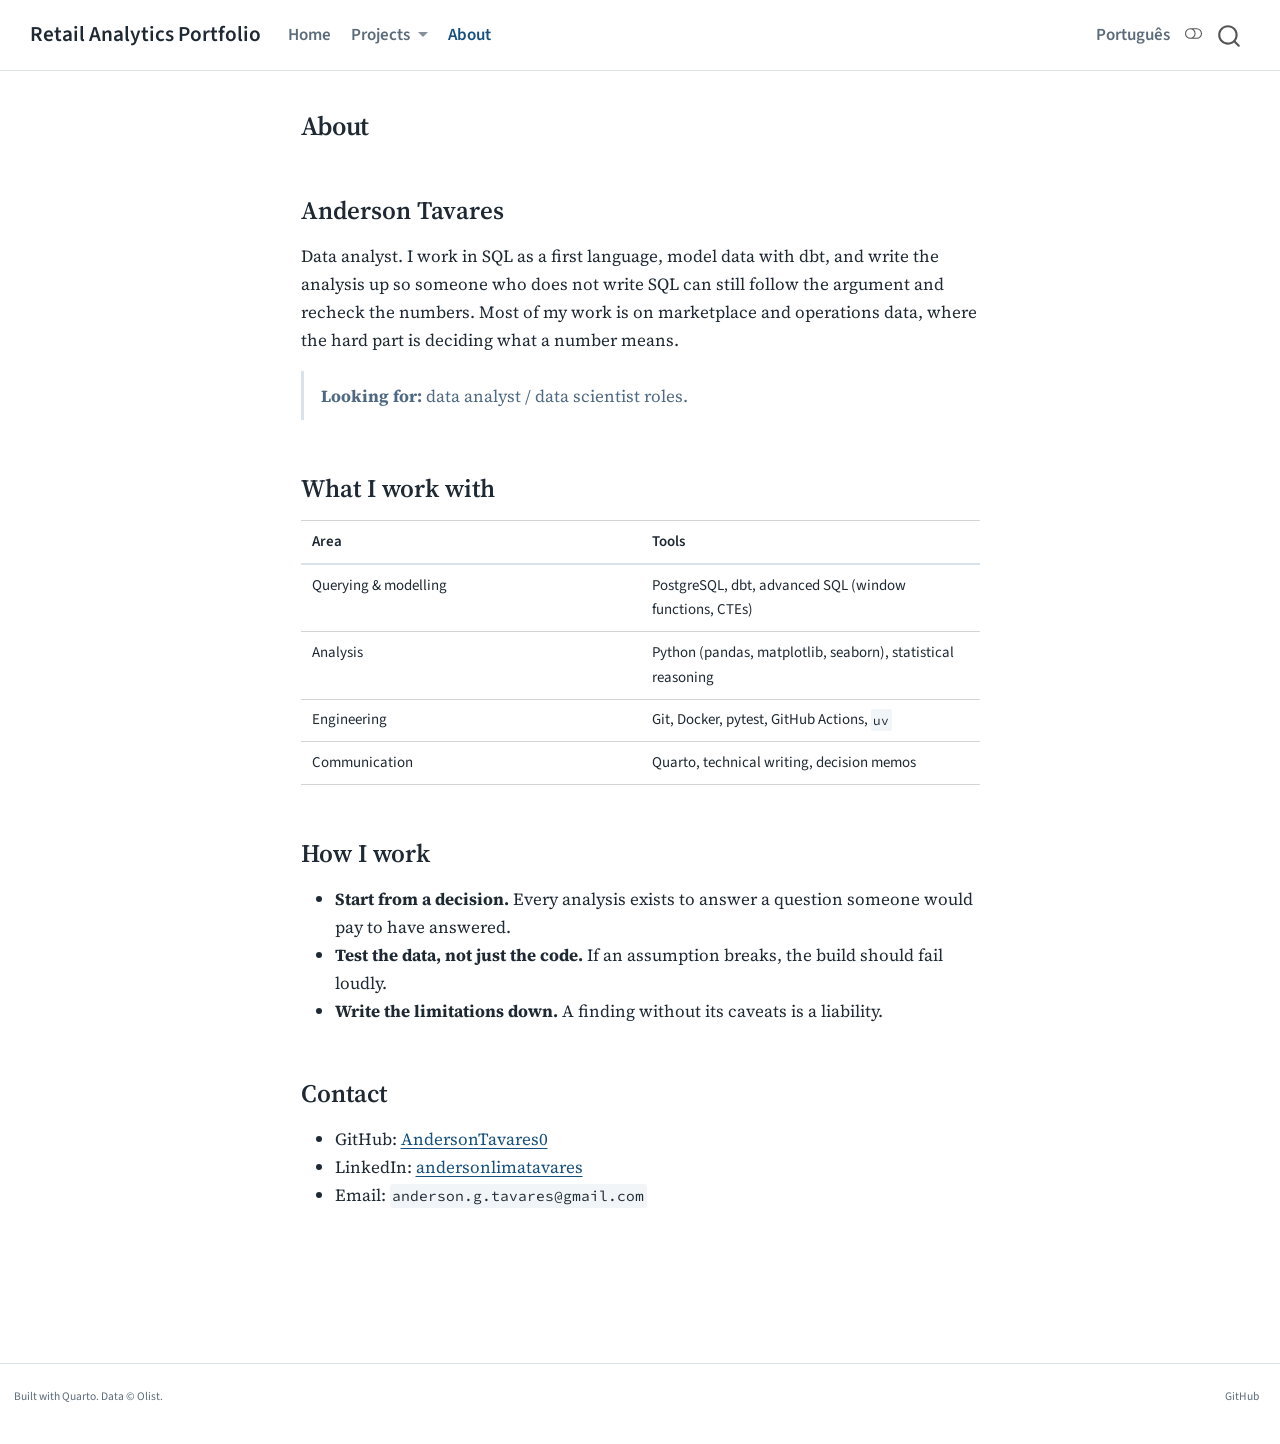
<file: about.html>
<!DOCTYPE html>
<html xmlns="http://www.w3.org/1999/xhtml" lang="en" xml:lang="en"><head>

<meta charset="utf-8">
<meta name="generator" content="quarto-1.10.19">

<meta name="viewport" content="width=device-width, initial-scale=1.0, user-scalable=yes">


<title>About – Retail Analytics Portfolio</title>
<style>
/* Default styles provided by pandoc.
** See https://pandoc.org/MANUAL.html#variables-for-html for config info.
*/
span.smallcaps{font-variant: small-caps;}
div.columns{display: flex; gap: 1.5em;}
div.column{flex: auto;}
@media screen {
div.columns{gap: min(4vw, 1.5em);}
div.column{overflow-x: auto;}
}
div.hanging-indent{margin-left: 1.5em; text-indent: -1.5em;}
ul.task-list{list-style: none;}
ul.task-list li input[type="checkbox"] {
  width: 0.8em;
  margin: 0 0.8em 0.2em -1em; /* quarto-specific, see https://github.com/quarto-dev/quarto-cli/issues/4556 */ 
  vertical-align: middle;
}
</style>


<script src="site_libs/quarto-nav/quarto-nav.js"></script>
<script src="site_libs/quarto-nav/headroom.min.js"></script>
<script src="site_libs/clipboard/clipboard.min.js"></script>
<script src="site_libs/quarto-search/autocomplete.umd.js"></script>
<script src="site_libs/quarto-search/fuse.min.js"></script>
<script src="site_libs/quarto-search/quarto-search.js"></script>
<meta name="quarto:offset" content="./">
<script src="site_libs/quarto-html/quarto.js" type="module"></script>
<script src="site_libs/quarto-html/tabsets/tabsets.js" type="module"></script>
<script src="site_libs/quarto-html/popper.min.js"></script>
<script src="site_libs/quarto-html/tippy.umd.min.js"></script>
<script src="site_libs/quarto-html/anchor.min.js"></script>
<link href="site_libs/quarto-html/tippy.css" rel="stylesheet">
<link href="site_libs/quarto-html/quarto-syntax-highlighting-ecff8db827dceed84e341824dcdf69cb.css" rel="stylesheet" class="quarto-color-scheme" id="quarto-text-highlighting-styles">
<link href="site_libs/quarto-html/quarto-syntax-highlighting-dark-77e42d7de2b4199e810a6e75fd8a0531.css" rel="stylesheet" class="quarto-color-scheme quarto-color-alternate" id="quarto-text-highlighting-styles">
<link href="site_libs/quarto-html/quarto-syntax-highlighting-ecff8db827dceed84e341824dcdf69cb.css" rel="stylesheet" class="quarto-color-scheme-extra" id="quarto-text-highlighting-styles">
<script src="site_libs/bootstrap/bootstrap.min.js"></script>
<link href="site_libs/bootstrap/bootstrap-icons.css" rel="stylesheet">
<link href="site_libs/bootstrap/bootstrap-dbd850586f7e21c69e9a6c9f5bcb7da7.min.css" rel="stylesheet" append-hash="true" class="quarto-color-scheme" id="quarto-bootstrap" data-mode="light">
<link href="site_libs/bootstrap/bootstrap-dark-ea0e3f50bb5ffff25d0e6e33147f23dc.min.css" rel="stylesheet" append-hash="true" class="quarto-color-scheme quarto-color-alternate" id="quarto-bootstrap" data-mode="dark">
<link href="site_libs/bootstrap/bootstrap-dbd850586f7e21c69e9a6c9f5bcb7da7.min.css" rel="stylesheet" append-hash="true" class="quarto-color-scheme-extra" id="quarto-bootstrap" data-mode="light">
<script id="quarto-search-options" type="application/json">{
  "location": "navbar",
  "copy-button": false,
  "collapse-after": 3,
  "panel-placement": "end",
  "type": "overlay",
  "limit": 50,
  "keyboard-shortcut": [
    "f",
    "/",
    "s"
  ],
  "show-item-context": false,
  "language": {
    "search-no-results-text": "No results",
    "search-matching-documents-text": "matching documents",
    "search-copy-link-title": "Copy link to search",
    "search-hide-matches-text": "Hide additional matches",
    "search-more-match-text": "more match in this document",
    "search-more-matches-text": "more matches in this document",
    "search-clear-button-title": "Clear",
    "search-text-placeholder": "",
    "search-detached-cancel-button-title": "Cancel",
    "search-submit-button-title": "Submit",
    "search-label": "Search"
  }
}</script>
<link rel="preconnect" href="https://fonts.googleapis.com">
<link rel="preconnect" href="https://fonts.gstatic.com" crossorigin="">
<link rel="stylesheet" href="https://fonts.googleapis.com/css2?family=Source+Code+Pro:wght@400;600&amp;family=Source+Sans+3:ital,wght@0,400;0,600;1,400&amp;family=Source+Serif+4:ital,opsz,wght@0,8..60,400;0,8..60,600;0,8..60,700;1,8..60,400&amp;display=swap">


</head>

<body class="nav-fixed fullcontent quarto-light"><script id="quarto-html-before-body" type="application/javascript">
    const toggleBodyColorMode = (bsSheetEl) => {
      const mode = bsSheetEl.getAttribute("data-mode");
      const bodyEl = window.document.querySelector("body");
      if (mode === "dark") {
        bodyEl.classList.add("quarto-dark");
        bodyEl.classList.remove("quarto-light");
      } else {
        bodyEl.classList.add("quarto-light");
        bodyEl.classList.remove("quarto-dark");
      }
    }
    const toggleBodyColorPrimary = () => {
      const bsSheetEl = window.document.querySelector("link#quarto-bootstrap:not([rel=disabled-stylesheet])");
      if (bsSheetEl) {
        toggleBodyColorMode(bsSheetEl);
      }
    }
    const setColorSchemeToggle = (alternate) => {
      const toggles = window.document.querySelectorAll('.quarto-color-scheme-toggle');
      for (let i=0; i < toggles.length; i++) {
        const toggle = toggles[i];
        if (toggle) {
          if (alternate) {
            toggle.classList.add("alternate");
          } else {
            toggle.classList.remove("alternate");
          }
        }
      }
    };
    const toggleColorMode = (alternate) => {
      // Switch the stylesheets
      const primaryStylesheets = window.document.querySelectorAll('link.quarto-color-scheme:not(.quarto-color-alternate)');
      const alternateStylesheets = window.document.querySelectorAll('link.quarto-color-scheme.quarto-color-alternate');
      manageTransitions('#quarto-margin-sidebar .nav-link', false);
      if (alternate) {
        // note: dark is layered on light, we don't disable primary!
        enableStylesheet(alternateStylesheets);
        for (const sheetNode of alternateStylesheets) {
          if (sheetNode.id === "quarto-bootstrap") {
            toggleBodyColorMode(sheetNode);
          }
        }
      } else {
        disableStylesheet(alternateStylesheets);
        enableStylesheet(primaryStylesheets)
        toggleBodyColorPrimary();
      }
      manageTransitions('#quarto-margin-sidebar .nav-link', true);
      // Switch the toggles
      setColorSchemeToggle(alternate)
      // Hack to workaround the fact that safari doesn't
      // properly recolor the scrollbar when toggling (#1455)
      if (navigator.userAgent.indexOf('Safari') > 0 && navigator.userAgent.indexOf('Chrome') == -1) {
        manageTransitions("body", false);
        window.scrollTo(0, 1);
        setTimeout(() => {
          window.scrollTo(0, 0);
          manageTransitions("body", true);
        }, 40);
      }
    }
    const disableStylesheet = (stylesheets) => {
      for (let i=0; i < stylesheets.length; i++) {
        const stylesheet = stylesheets[i];
        stylesheet.rel = 'disabled-stylesheet';
      }
    }
    const enableStylesheet = (stylesheets) => {
      for (let i=0; i < stylesheets.length; i++) {
        const stylesheet = stylesheets[i];
        if(stylesheet.rel !== 'stylesheet') { // for Chrome, which will still FOUC without this check
          stylesheet.rel = 'stylesheet';
        }
      }
    }
    const manageTransitions = (selector, allowTransitions) => {
      const els = window.document.querySelectorAll(selector);
      for (let i=0; i < els.length; i++) {
        const el = els[i];
        if (allowTransitions) {
          el.classList.remove('notransition');
        } else {
          el.classList.add('notransition');
        }
      }
    }
    const isFileUrl = () => {
      return window.location.protocol === 'file:';
    }
    const hasAlternateSentinel = () => {
      let styleSentinel = getColorSchemeSentinel();
      if (styleSentinel !== null) {
        return styleSentinel === "alternate";
      } else {
        return false;
      }
    }
    const setStyleSentinel = (alternate) => {
      const value = alternate ? "alternate" : "default";
      if (!isFileUrl()) {
        window.localStorage.setItem("quarto-color-scheme", value);
      } else {
        localAlternateSentinel = value;
      }
    }
    const getColorSchemeSentinel = () => {
      if (!isFileUrl()) {
        const storageValue = window.localStorage.getItem("quarto-color-scheme");
        return storageValue != null ? storageValue : localAlternateSentinel;
      } else {
        return localAlternateSentinel;
      }
    }
    const toggleGiscusIfUsed = (isAlternate, darkModeDefault) => {
      const baseTheme = document.querySelector('#giscus-base-theme')?.value ?? 'light';
      const alternateTheme = document.querySelector('#giscus-alt-theme')?.value ?? 'dark';
      let newTheme = '';
      if(authorPrefersDark) {
        newTheme = isAlternate ? baseTheme : alternateTheme;
      } else {
        newTheme = isAlternate ? alternateTheme : baseTheme;
      }
      const changeGiscusTheme = () => {
        // From: https://github.com/giscus/giscus/issues/336
        const sendMessage = (message) => {
          const iframe = document.querySelector('iframe.giscus-frame');
          if (!iframe) return;
          iframe.contentWindow.postMessage({ giscus: message }, 'https://giscus.app');
        }
        sendMessage({
          setConfig: {
            theme: newTheme
          }
        });
      }
      const isGiscussLoaded = window.document.querySelector('iframe.giscus-frame') !== null;
      if (isGiscussLoaded) {
        changeGiscusTheme();
      }
    };
    const authorPrefersDark = false;
    const queryPrefersDark = window.matchMedia('(prefers-color-scheme: dark)');
    const darkModeDefault = queryPrefersDark.matches;
      document.querySelector('link#quarto-text-highlighting-styles.quarto-color-scheme-extra').rel = 'disabled-stylesheet';
      document.querySelector('link#quarto-bootstrap.quarto-color-scheme-extra').rel = 'disabled-stylesheet';
    let localAlternateSentinel = darkModeDefault ? 'alternate' : 'default';
    // Dark / light mode switch
    window.quartoToggleColorScheme = () => {
      // Read the current dark / light value
      let toAlternate = !hasAlternateSentinel();
      toggleColorMode(toAlternate);
      setStyleSentinel(toAlternate);
      toggleGiscusIfUsed(toAlternate, darkModeDefault);
      window.dispatchEvent(new Event('resize'));
    };
    queryPrefersDark.addEventListener("change", e => {
      if(window.localStorage.getItem("quarto-color-scheme") !== null)
        return;
      const alternate = e.matches
      toggleColorMode(alternate);
      localAlternateSentinel = e.matches ? 'alternate' : 'default'; // this is used alongside local storage!
      toggleGiscusIfUsed(alternate, darkModeDefault);
    });
    // Switch to dark mode if need be
    if (hasAlternateSentinel()) {
      toggleColorMode(true);
    } else {
      toggleColorMode(false);
    }
  </script>

<div id="quarto-search-results"></div>
  <header id="quarto-header" class="headroom fixed-top">
    <nav class="navbar navbar-expand-lg " data-bs-theme="dark">
      <div class="navbar-container container-fluid">
      <div class="navbar-brand-container mx-auto">
    <a class="navbar-brand" href="./index.html">
    <span class="navbar-title">Retail Analytics Portfolio</span>
    </a>
  </div>
            <div id="quarto-search" class="" title="Search"></div>
          <button class="navbar-toggler" type="button" data-bs-toggle="collapse" data-bs-target="#navbarCollapse" aria-controls="navbarCollapse" role="menu" aria-expanded="false" aria-label="Toggle navigation" onclick="if (window.quartoToggleHeadroom) { window.quartoToggleHeadroom(); }">
  <span class="navbar-toggler-icon"></span>
</button>
          <div class="collapse navbar-collapse" id="navbarCollapse">
            <ul class="navbar-nav navbar-nav-scroll me-auto">
  <li class="nav-item">
    <a class="nav-link" href="./index.html"> 
<span class="menu-text">Home</span></a>
  </li>  
  <li class="nav-item dropdown ">
    <a class="nav-link dropdown-toggle" href="#" id="nav-menu-projects" role="link" data-bs-toggle="dropdown" aria-expanded="false">
 <span class="menu-text">Projects</span>
    </a>
    <ul class="dropdown-menu" aria-labelledby="nav-menu-projects">    
        <li>
    <a class="dropdown-item" href="./reports/01-retail-analytics/01-business-analytics.html">
 <span class="dropdown-text">01 · Retail analytics</span></a>
  </li>  
        <li>
    <a class="dropdown-item" href="./reports/01-retail-analytics/00-executive-memo.html">
 <span class="dropdown-text">01 · Decision memo</span></a>
  </li>  
    </ul>
  </li>
  <li class="nav-item">
    <a class="nav-link active" href="./about.html" aria-current="page"> 
<span class="menu-text">About</span></a>
  </li>  
</ul>
            <ul class="navbar-nav navbar-nav-scroll ms-auto">
  <li class="nav-item">
    <a class="nav-link" href="./pt/index.html"> 
<span class="menu-text">Português</span></a>
  </li>  
</ul>
          </div> <!-- /navcollapse -->
            <div class="quarto-navbar-tools">
  <a href="" class="quarto-color-scheme-toggle quarto-navigation-tool  px-1" onclick="window.quartoToggleColorScheme(); return false;" title="Toggle dark mode"><i class="bi"></i></a>
</div>
      </div> <!-- /container-fluid -->
    </nav>
</header>
<!-- content -->
<div id="quarto-content" class="quarto-container page-columns page-rows-contents page-layout-article page-navbar">
<!-- sidebar -->
<!-- margin-sidebar -->
    
<!-- main -->
<main class="content" id="quarto-document-content">


<header id="title-block-header" class="quarto-title-block default">
<div class="quarto-title">
<h1 class="title">About</h1>
</div>



<div class="quarto-title-meta">

    
  
    
  </div>
  


</header>


<section id="anderson-tavares" class="level2">
<h2 class="anchored" data-anchor-id="anderson-tavares">Anderson Tavares</h2>
<p>Data analyst. I work in SQL as a first language, model data with dbt, and write the analysis up so someone who does not write SQL can still follow the argument and recheck the numbers. Most of my work is on marketplace and operations data, where the hard part is deciding what a number means.</p>
<blockquote class="blockquote">
<p><strong>Looking for:</strong> data analyst / data scientist roles.</p>
</blockquote>
</section>
<section id="what-i-work-with" class="level2">
<h2 class="anchored" data-anchor-id="what-i-work-with">What I work with</h2>
<table class="caption-top table">
<colgroup>
<col style="width: 50%">
<col style="width: 50%">
</colgroup>
<thead>
<tr class="header">
<th>Area</th>
<th>Tools</th>
</tr>
</thead>
<tbody>
<tr class="odd">
<td>Querying &amp; modelling</td>
<td>PostgreSQL, dbt, advanced SQL (window functions, CTEs)</td>
</tr>
<tr class="even">
<td>Analysis</td>
<td>Python (pandas, matplotlib, seaborn), statistical reasoning</td>
</tr>
<tr class="odd">
<td>Engineering</td>
<td>Git, Docker, pytest, GitHub Actions, <code>uv</code></td>
</tr>
<tr class="even">
<td>Communication</td>
<td>Quarto, technical writing, decision memos</td>
</tr>
</tbody>
</table>
</section>
<section id="how-i-work" class="level2">
<h2 class="anchored" data-anchor-id="how-i-work">How I work</h2>
<ul>
<li><strong>Start from a decision.</strong> Every analysis exists to answer a question someone would pay to have answered.</li>
<li><strong>Test the data, not just the code.</strong> If an assumption breaks, the build should fail loudly.</li>
<li><strong>Write the limitations down.</strong> A finding without its caveats is a liability.</li>
</ul>
</section>
<section id="contact" class="level2">
<h2 class="anchored" data-anchor-id="contact">Contact</h2>
<ul>
<li>GitHub: <a href="https://github.com/AndersonTavares0">AndersonTavares0</a></li>
<li>LinkedIn: <a href="https://www.linkedin.com/in/andersonlimatavares">andersonlimatavares</a></li>
<li>Email: <code>anderson.g.tavares@gmail.com</code></li>
</ul>


</section>

</main> <!-- /main -->
<script id="quarto-html-after-body" type="application/javascript">
  window.document.addEventListener("DOMContentLoaded", function (event) {
    // Ensure there is a toggle, if there isn't float one in the top right
    if (window.document.querySelector('.quarto-color-scheme-toggle') === null) {
      const a = window.document.createElement('a');
      a.classList.add('top-right');
      a.classList.add('quarto-color-scheme-toggle');
      a.href = "";
      a.onclick = function() { try { window.quartoToggleColorScheme(); } catch {} return false; };
      const i = window.document.createElement("i");
      i.classList.add('bi');
      a.appendChild(i);
      window.document.body.appendChild(a);
    }
    setColorSchemeToggle(hasAlternateSentinel())
    const icon = "";
    const anchorJS = new window.AnchorJS();
    anchorJS.options = {
      placement: 'right',
      icon: icon
    };
    anchorJS.add('.anchored');
    const isCodeAnnotation = (el) => {
      for (const clz of el.classList) {
        if (clz.startsWith('code-annotation-')) {                     
          return true;
        }
      }
      return false;
    }
    const onCopySuccess = function(e) {
      // button target
      const button = e.trigger;
      // don't keep focus
      button.blur();
      // flash "checked"
      button.classList.add('code-copy-button-checked');
      var currentTitle = button.getAttribute("title");
      button.setAttribute("title", "Copied!");
      let tooltip;
      if (window.bootstrap) {
        button.setAttribute("data-bs-toggle", "tooltip");
        button.setAttribute("data-bs-placement", "left");
        button.setAttribute("data-bs-title", "Copied!");
        tooltip = new bootstrap.Tooltip(button, 
          { trigger: "manual", 
            customClass: "code-copy-button-tooltip",
            offset: [0, -8]});
        tooltip.show();    
      }
      setTimeout(function() {
        if (tooltip) {
          tooltip.hide();
          button.removeAttribute("data-bs-title");
          button.removeAttribute("data-bs-toggle");
          button.removeAttribute("data-bs-placement");
        }
        button.setAttribute("title", currentTitle);
        button.classList.remove('code-copy-button-checked');
      }, 1000);
      // clear code selection
      e.clearSelection();
    }
    const getTextToCopy = function(trigger) {
      const outerScaffold = trigger.parentElement.cloneNode(true);
      const codeEl = outerScaffold.querySelector('code');
      for (const childEl of codeEl.children) {
        if (isCodeAnnotation(childEl)) {
          childEl.remove();
        }
      }
      return codeEl.innerText;
    }
    const clipboard = new window.ClipboardJS('.code-copy-button:not([data-in-quarto-modal])', {
      text: getTextToCopy
    });
    clipboard.on('success', onCopySuccess);
    if (window.document.getElementById('quarto-embedded-source-code-modal')) {
      const clipboardModal = new window.ClipboardJS('.code-copy-button[data-in-quarto-modal]', {
        text: getTextToCopy,
        container: window.document.getElementById('quarto-embedded-source-code-modal')
      });
      clipboardModal.on('success', onCopySuccess);
    }
      var localhostRegex = new RegExp(/^(?:http|https):\/\/localhost\:?[0-9]*\//);
      var mailtoRegex = new RegExp(/^mailto:/);
        var filterRegex = new RegExp("https:\/\/AndersonTavares0\.github\.io\/ds-portfolio\/");
      var isInternal = (href) => {
          return filterRegex.test(href) || localhostRegex.test(href) || mailtoRegex.test(href);
      }
      // Inspect non-navigation links and adorn them if external
     var links = window.document.querySelectorAll('a[href]:not(.nav-link):not(.navbar-brand):not(.toc-action):not(.sidebar-link):not(.sidebar-item-toggle):not(.pagination-link):not(.no-external):not([aria-hidden]):not(.dropdown-item):not(.quarto-navigation-tool):not(.about-link)');
      for (var i=0; i<links.length; i++) {
        const link = links[i];
        if (!isInternal(link.href)) {
          // undo the damage that might have been done by quarto-nav.js in the case of
          // links that we want to consider external
          if (link.dataset.originalHref !== undefined) {
            link.href = link.dataset.originalHref;
          }
        }
      }
    function tippyHover(el, contentFn, onTriggerFn, onUntriggerFn) {
      const config = {
        allowHTML: true,
        maxWidth: 500,
        delay: 100,
        arrow: false,
        appendTo: function(el) {
            return el.parentElement;
        },
        interactive: true,
        interactiveBorder: 10,
        theme: 'quarto',
        placement: 'bottom-start',
      };
      if (contentFn) {
        config.content = contentFn;
      }
      if (onTriggerFn) {
        config.onTrigger = onTriggerFn;
      }
      if (onUntriggerFn) {
        config.onUntrigger = onUntriggerFn;
      }
      window.tippy(el, config); 
    }
    const noterefs = window.document.querySelectorAll('a[role="doc-noteref"]');
    for (var i=0; i<noterefs.length; i++) {
      const ref = noterefs[i];
      tippyHover(ref, function() {
        // use id or data attribute instead here
        let href = ref.getAttribute('data-footnote-href') || ref.getAttribute('href');
        try { href = new URL(href).hash; } catch {}
        const id = href.replace(/^#\/?/, "");
        const note = window.document.getElementById(id);
        if (note) {
          return note.innerHTML;
        } else {
          return "";
        }
      });
    }
    const xrefs = window.document.querySelectorAll('a.quarto-xref');
    const processXRef = (id, note) => {
      // Strip column container classes
      const stripColumnClz = (el) => {
        el.classList.remove("page-full", "page-columns");
        if (el.children) {
          for (const child of el.children) {
            stripColumnClz(child);
          }
        }
      }
      stripColumnClz(note)
      if (id === null || id.startsWith('sec-')) {
        // Special case sections, only their first couple elements
        const container = document.createElement("div");
        if (note.children && note.children.length > 2) {
          container.appendChild(note.children[0].cloneNode(true));
          for (let i = 1; i < note.children.length; i++) {
            const child = note.children[i];
            if (child.tagName === "P" && child.innerText === "") {
              continue;
            } else {
              container.appendChild(child.cloneNode(true));
              break;
            }
          }
          if (window.Quarto?.typesetMath) {
            window.Quarto.typesetMath(container);
          }
          return container.innerHTML
        } else {
          if (window.Quarto?.typesetMath) {
            window.Quarto.typesetMath(note);
          }
          return note.innerHTML;
        }
      } else {
        // Remove any anchor links if they are present
        const anchorLink = note.querySelector('a.anchorjs-link');
        if (anchorLink) {
          anchorLink.remove();
        }
        if (window.Quarto?.typesetMath) {
          window.Quarto.typesetMath(note);
        }
        if (note.classList.contains("callout")) {
          return note.outerHTML;
        } else {
          return note.innerHTML;
        }
      }
    }
    for (var i=0; i<xrefs.length; i++) {
      const xref = xrefs[i];
      tippyHover(xref, undefined, function(instance) {
        instance.disable();
        let url = xref.getAttribute('href');
        let hash = undefined; 
        if (url.startsWith('#')) {
          hash = url;
        } else {
          try { hash = new URL(url).hash; } catch {}
        }
        if (hash) {
          const id = hash.replace(/^#\/?/, "");
          const note = window.document.getElementById(id);
          if (note !== null) {
            try {
              const html = processXRef(id, note.cloneNode(true));
              instance.setContent(html);
            } finally {
              instance.enable();
              instance.show();
            }
          } else {
            // See if we can fetch this
            fetch(url.split('#')[0])
            .then(res => res.text())
            .then(html => {
              const parser = new DOMParser();
              const htmlDoc = parser.parseFromString(html, "text/html");
              const note = htmlDoc.getElementById(id);
              if (note !== null) {
                const html = processXRef(id, note);
                instance.setContent(html);
              } 
            }).finally(() => {
              instance.enable();
              instance.show();
            });
          }
        } else {
          // See if we can fetch a full url (with no hash to target)
          // This is a special case and we should probably do some content thinning / targeting
          fetch(url)
          .then(res => res.text())
          .then(html => {
            const parser = new DOMParser();
            const htmlDoc = parser.parseFromString(html, "text/html");
            const note = htmlDoc.querySelector('main.content');
            if (note !== null) {
              // This should only happen for chapter cross references
              // (since there is no id in the URL)
              // remove the first header
              if (note.children.length > 0 && note.children[0].tagName === "HEADER") {
                note.children[0].remove();
              }
              const html = processXRef(null, note);
              instance.setContent(html);
            } 
          }).finally(() => {
            instance.enable();
            instance.show();
          });
        }
      }, function(instance) {
      });
    }
        let selectedAnnoteEl;
        const selectorForAnnotation = ( cell, annotation) => {
          let cellAttr = 'data-code-cell="' + cell + '"';
          let lineAttr = 'data-code-annotation="' +  annotation + '"';
          const selector = 'span[' + cellAttr + '][' + lineAttr + ']';
          return selector;
        }
        const selectCodeLines = (annoteEl) => {
          const doc = window.document;
          const targetCell = annoteEl.getAttribute("data-target-cell");
          const targetAnnotation = annoteEl.getAttribute("data-target-annotation");
          const annoteSpan = window.document.querySelector(selectorForAnnotation(targetCell, targetAnnotation));
          const lines = annoteSpan.getAttribute("data-code-lines").split(",");
          const lineIds = lines.map((line) => {
            return targetCell + "-" + line;
          })
          let top = null;
          let height = null;
          let parent = null;
          if (lineIds.length > 0) {
              //compute the position of the single el (top and bottom and make a div)
              const el = window.document.getElementById(lineIds[0]);
              top = el.offsetTop;
              height = el.offsetHeight;
              parent = el.parentElement.parentElement;
            if (lineIds.length > 1) {
              const lastEl = window.document.getElementById(lineIds[lineIds.length - 1]);
              const bottom = lastEl.offsetTop + lastEl.offsetHeight;
              height = bottom - top;
            }
            if (top !== null && height !== null && parent !== null) {
              // cook up a div (if necessary) and position it 
              let div = window.document.getElementById("code-annotation-line-highlight");
              if (div === null) {
                div = window.document.createElement("div");
                div.setAttribute("id", "code-annotation-line-highlight");
                div.style.position = 'absolute';
                parent.appendChild(div);
              }
              div.style.top = top - 2 + "px";
              div.style.height = height + 4 + "px";
              div.style.left = 0;
              let gutterDiv = window.document.getElementById("code-annotation-line-highlight-gutter");
              if (gutterDiv === null) {
                gutterDiv = window.document.createElement("div");
                gutterDiv.setAttribute("id", "code-annotation-line-highlight-gutter");
                gutterDiv.style.position = 'absolute';
                const codeCell = window.document.getElementById(targetCell);
                const gutter = codeCell.querySelector('.code-annotation-gutter');
                gutter.appendChild(gutterDiv);
              }
              gutterDiv.style.top = top - 2 + "px";
              gutterDiv.style.height = height + 4 + "px";
            }
            selectedAnnoteEl = annoteEl;
          }
        };
        const unselectCodeLines = () => {
          const elementsIds = ["code-annotation-line-highlight", "code-annotation-line-highlight-gutter"];
          elementsIds.forEach((elId) => {
            const div = window.document.getElementById(elId);
            if (div) {
              div.remove();
            }
          });
          selectedAnnoteEl = undefined;
        };
          // Handle positioning of the toggle
      window.addEventListener(
        "resize",
        throttle(() => {
          elRect = undefined;
          if (selectedAnnoteEl) {
            selectCodeLines(selectedAnnoteEl);
          }
        }, 10)
      );
      function throttle(fn, ms) {
      let throttle = false;
      let timer;
        return (...args) => {
          if(!throttle) { // first call gets through
              fn.apply(this, args);
              throttle = true;
          } else { // all the others get throttled
              if(timer) clearTimeout(timer); // cancel #2
              timer = setTimeout(() => {
                fn.apply(this, args);
                timer = throttle = false;
              }, ms);
          }
        };
      }
        // Attach click handler to the DT
        const annoteDls = window.document.querySelectorAll('dt[data-target-cell]');
        for (const annoteDlNode of annoteDls) {
          annoteDlNode.addEventListener('click', (event) => {
            const clickedEl = event.target;
            if (clickedEl !== selectedAnnoteEl) {
              unselectCodeLines();
              const activeEl = window.document.querySelector('dt[data-target-cell].code-annotation-active');
              if (activeEl) {
                activeEl.classList.remove('code-annotation-active');
              }
              selectCodeLines(clickedEl);
              clickedEl.classList.add('code-annotation-active');
            } else {
              // Unselect the line
              unselectCodeLines();
              clickedEl.classList.remove('code-annotation-active');
            }
          });
        }
    const findCites = (el) => {
      const parentEl = el.parentElement;
      if (parentEl) {
        const cites = parentEl.dataset.cites;
        if (cites) {
          return {
            el,
            cites: cites.split(' ')
          };
        } else {
          return findCites(el.parentElement)
        }
      } else {
        return undefined;
      }
    };
    var bibliorefs = window.document.querySelectorAll('a[role="doc-biblioref"]');
    for (var i=0; i<bibliorefs.length; i++) {
      const ref = bibliorefs[i];
      const citeInfo = findCites(ref);
      if (citeInfo) {
        tippyHover(citeInfo.el, function() {
          var popup = window.document.createElement('div');
          citeInfo.cites.forEach(function(cite) {
            var citeDiv = window.document.createElement('div');
            citeDiv.classList.add('hanging-indent');
            citeDiv.classList.add('csl-entry');
            var biblioDiv = window.document.getElementById('ref-' + cite);
            if (biblioDiv) {
              citeDiv.innerHTML = biblioDiv.innerHTML;
            }
            popup.appendChild(citeDiv);
          });
          return popup.innerHTML;
        });
      }
    }
  });
  </script>
</div> <!-- /content -->
<footer class="footer">
  <div class="nav-footer">
    <div class="nav-footer-left">
<p>Built with Quarto. Data © Olist.</p>
</div>   
    <div class="nav-footer-center">
      &nbsp;
    </div>
    <div class="nav-footer-right">
      <ul class="footer-items list-unstyled">
    <li class="nav-item">
    <a class="nav-link" href="https://github.com/AndersonTavares0/ds-portfolio">
<p>GitHub</p>
</a>
  </li>  
</ul>
    </div>
  </div>
</footer>




</body></html>
</file>
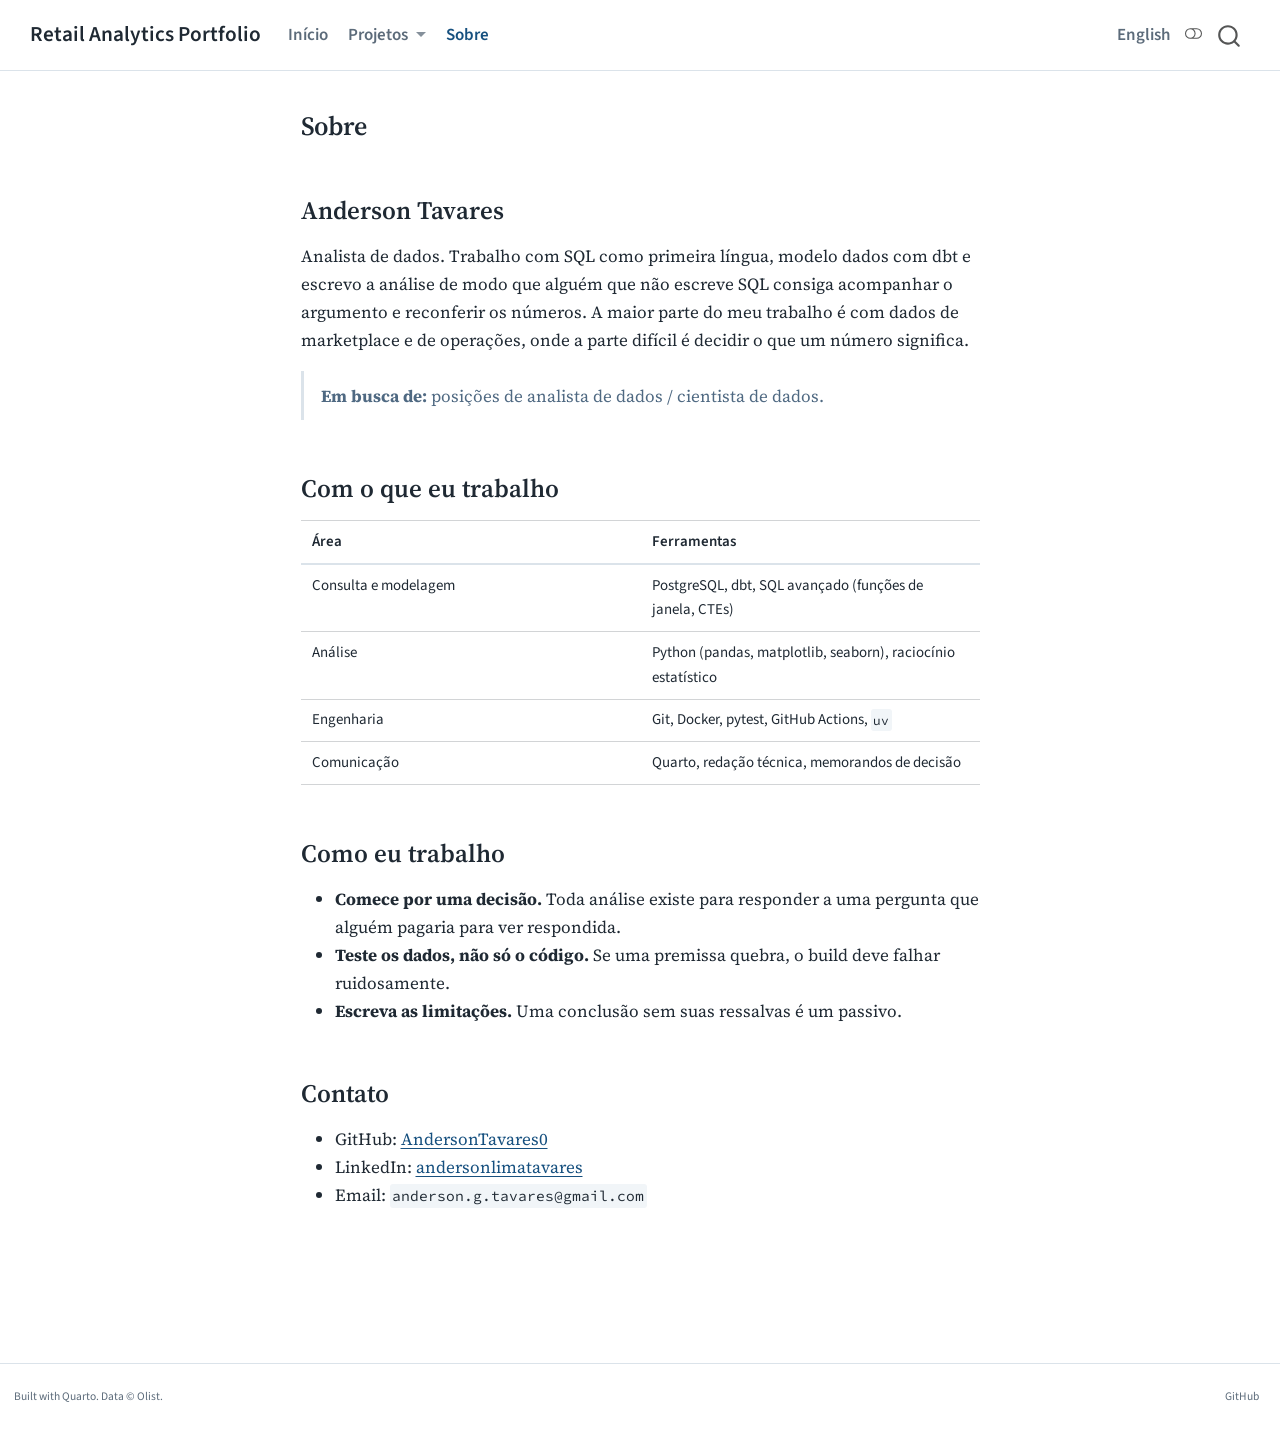
<file: pt/about.html>
<!DOCTYPE html>
<html xmlns="http://www.w3.org/1999/xhtml" lang="pt-BR" xml:lang="pt-BR"><head>

<meta charset="utf-8">
<meta name="generator" content="quarto-1.10.19">

<meta name="viewport" content="width=device-width, initial-scale=1.0, user-scalable=yes">


<title>Sobre – Retail Analytics Portfolio</title>
<style>
/* Default styles provided by pandoc.
** See https://pandoc.org/MANUAL.html#variables-for-html for config info.
*/
span.smallcaps{font-variant: small-caps;}
div.columns{display: flex; gap: 1.5em;}
div.column{flex: auto;}
@media screen {
div.columns{gap: min(4vw, 1.5em);}
div.column{overflow-x: auto;}
}
div.hanging-indent{margin-left: 1.5em; text-indent: -1.5em;}
ul.task-list{list-style: none;}
ul.task-list li input[type="checkbox"] {
  width: 0.8em;
  margin: 0 0.8em 0.2em -1em; /* quarto-specific, see https://github.com/quarto-dev/quarto-cli/issues/4556 */ 
  vertical-align: middle;
}
</style>


<script src="../site_libs/quarto-nav/quarto-nav.js"></script>
<script src="../site_libs/quarto-nav/headroom.min.js"></script>
<script src="../site_libs/clipboard/clipboard.min.js"></script>
<script src="../site_libs/quarto-search/autocomplete.umd.js"></script>
<script src="../site_libs/quarto-search/fuse.min.js"></script>
<script src="../site_libs/quarto-search/quarto-search.js"></script>
<meta name="quarto:offset" content="../">
<script src="../site_libs/quarto-html/quarto.js" type="module"></script>
<script src="../site_libs/quarto-html/tabsets/tabsets.js" type="module"></script>
<script src="../site_libs/quarto-html/popper.min.js"></script>
<script src="../site_libs/quarto-html/tippy.umd.min.js"></script>
<script src="../site_libs/quarto-html/anchor.min.js"></script>
<link href="../site_libs/quarto-html/tippy.css" rel="stylesheet">
<link href="../site_libs/quarto-html/quarto-syntax-highlighting-ecff8db827dceed84e341824dcdf69cb.css" rel="stylesheet" class="quarto-color-scheme" id="quarto-text-highlighting-styles">
<link href="../site_libs/quarto-html/quarto-syntax-highlighting-dark-77e42d7de2b4199e810a6e75fd8a0531.css" rel="stylesheet" class="quarto-color-scheme quarto-color-alternate" id="quarto-text-highlighting-styles">
<link href="../site_libs/quarto-html/quarto-syntax-highlighting-ecff8db827dceed84e341824dcdf69cb.css" rel="stylesheet" class="quarto-color-scheme-extra" id="quarto-text-highlighting-styles">
<script src="../site_libs/bootstrap/bootstrap.min.js"></script>
<link href="../site_libs/bootstrap/bootstrap-icons.css" rel="stylesheet">
<link href="../site_libs/bootstrap/bootstrap-dbd850586f7e21c69e9a6c9f5bcb7da7.min.css" rel="stylesheet" append-hash="true" class="quarto-color-scheme" id="quarto-bootstrap" data-mode="light">
<link href="../site_libs/bootstrap/bootstrap-dark-ea0e3f50bb5ffff25d0e6e33147f23dc.min.css" rel="stylesheet" append-hash="true" class="quarto-color-scheme quarto-color-alternate" id="quarto-bootstrap" data-mode="dark">
<link href="../site_libs/bootstrap/bootstrap-dbd850586f7e21c69e9a6c9f5bcb7da7.min.css" rel="stylesheet" append-hash="true" class="quarto-color-scheme-extra" id="quarto-bootstrap" data-mode="light">
<script id="quarto-search-options" type="application/json">{
  "location": "navbar",
  "copy-button": false,
  "collapse-after": 3,
  "panel-placement": "end",
  "type": "overlay",
  "limit": 50,
  "keyboard-shortcut": [
    "f",
    "/",
    "s"
  ],
  "show-item-context": false,
  "language": {
    "search-no-results-text": "Nenhum resultado",
    "search-matching-documents-text": "documentos correspondentes",
    "search-copy-link-title": "Copiar link para a busca",
    "search-hide-matches-text": "Esconder correspondências adicionais",
    "search-more-match-text": "mais correspondência neste documento",
    "search-more-matches-text": "mais correspondências neste documento",
    "search-clear-button-title": "Limpar",
    "search-text-placeholder": "",
    "search-detached-cancel-button-title": "Cancelar",
    "search-submit-button-title": "Enviar",
    "search-label": "Procurar"
  }
}</script>
<link rel="preconnect" href="https://fonts.googleapis.com">
<link rel="preconnect" href="https://fonts.gstatic.com" crossorigin="">
<link rel="stylesheet" href="https://fonts.googleapis.com/css2?family=Source+Code+Pro:wght@400;600&amp;family=Source+Sans+3:ital,wght@0,400;0,600;1,400&amp;family=Source+Serif+4:ital,opsz,wght@0,8..60,400;0,8..60,600;0,8..60,700;1,8..60,400&amp;display=swap">


</head>

<body class="nav-fixed fullcontent quarto-light"><script id="quarto-html-before-body" type="application/javascript">
    const toggleBodyColorMode = (bsSheetEl) => {
      const mode = bsSheetEl.getAttribute("data-mode");
      const bodyEl = window.document.querySelector("body");
      if (mode === "dark") {
        bodyEl.classList.add("quarto-dark");
        bodyEl.classList.remove("quarto-light");
      } else {
        bodyEl.classList.add("quarto-light");
        bodyEl.classList.remove("quarto-dark");
      }
    }
    const toggleBodyColorPrimary = () => {
      const bsSheetEl = window.document.querySelector("link#quarto-bootstrap:not([rel=disabled-stylesheet])");
      if (bsSheetEl) {
        toggleBodyColorMode(bsSheetEl);
      }
    }
    const setColorSchemeToggle = (alternate) => {
      const toggles = window.document.querySelectorAll('.quarto-color-scheme-toggle');
      for (let i=0; i < toggles.length; i++) {
        const toggle = toggles[i];
        if (toggle) {
          if (alternate) {
            toggle.classList.add("alternate");
          } else {
            toggle.classList.remove("alternate");
          }
        }
      }
    };
    const toggleColorMode = (alternate) => {
      // Switch the stylesheets
      const primaryStylesheets = window.document.querySelectorAll('link.quarto-color-scheme:not(.quarto-color-alternate)');
      const alternateStylesheets = window.document.querySelectorAll('link.quarto-color-scheme.quarto-color-alternate');
      manageTransitions('#quarto-margin-sidebar .nav-link', false);
      if (alternate) {
        // note: dark is layered on light, we don't disable primary!
        enableStylesheet(alternateStylesheets);
        for (const sheetNode of alternateStylesheets) {
          if (sheetNode.id === "quarto-bootstrap") {
            toggleBodyColorMode(sheetNode);
          }
        }
      } else {
        disableStylesheet(alternateStylesheets);
        enableStylesheet(primaryStylesheets)
        toggleBodyColorPrimary();
      }
      manageTransitions('#quarto-margin-sidebar .nav-link', true);
      // Switch the toggles
      setColorSchemeToggle(alternate)
      // Hack to workaround the fact that safari doesn't
      // properly recolor the scrollbar when toggling (#1455)
      if (navigator.userAgent.indexOf('Safari') > 0 && navigator.userAgent.indexOf('Chrome') == -1) {
        manageTransitions("body", false);
        window.scrollTo(0, 1);
        setTimeout(() => {
          window.scrollTo(0, 0);
          manageTransitions("body", true);
        }, 40);
      }
    }
    const disableStylesheet = (stylesheets) => {
      for (let i=0; i < stylesheets.length; i++) {
        const stylesheet = stylesheets[i];
        stylesheet.rel = 'disabled-stylesheet';
      }
    }
    const enableStylesheet = (stylesheets) => {
      for (let i=0; i < stylesheets.length; i++) {
        const stylesheet = stylesheets[i];
        if(stylesheet.rel !== 'stylesheet') { // for Chrome, which will still FOUC without this check
          stylesheet.rel = 'stylesheet';
        }
      }
    }
    const manageTransitions = (selector, allowTransitions) => {
      const els = window.document.querySelectorAll(selector);
      for (let i=0; i < els.length; i++) {
        const el = els[i];
        if (allowTransitions) {
          el.classList.remove('notransition');
        } else {
          el.classList.add('notransition');
        }
      }
    }
    const isFileUrl = () => {
      return window.location.protocol === 'file:';
    }
    const hasAlternateSentinel = () => {
      let styleSentinel = getColorSchemeSentinel();
      if (styleSentinel !== null) {
        return styleSentinel === "alternate";
      } else {
        return false;
      }
    }
    const setStyleSentinel = (alternate) => {
      const value = alternate ? "alternate" : "default";
      if (!isFileUrl()) {
        window.localStorage.setItem("quarto-color-scheme", value);
      } else {
        localAlternateSentinel = value;
      }
    }
    const getColorSchemeSentinel = () => {
      if (!isFileUrl()) {
        const storageValue = window.localStorage.getItem("quarto-color-scheme");
        return storageValue != null ? storageValue : localAlternateSentinel;
      } else {
        return localAlternateSentinel;
      }
    }
    const toggleGiscusIfUsed = (isAlternate, darkModeDefault) => {
      const baseTheme = document.querySelector('#giscus-base-theme')?.value ?? 'light';
      const alternateTheme = document.querySelector('#giscus-alt-theme')?.value ?? 'dark';
      let newTheme = '';
      if(authorPrefersDark) {
        newTheme = isAlternate ? baseTheme : alternateTheme;
      } else {
        newTheme = isAlternate ? alternateTheme : baseTheme;
      }
      const changeGiscusTheme = () => {
        // From: https://github.com/giscus/giscus/issues/336
        const sendMessage = (message) => {
          const iframe = document.querySelector('iframe.giscus-frame');
          if (!iframe) return;
          iframe.contentWindow.postMessage({ giscus: message }, 'https://giscus.app');
        }
        sendMessage({
          setConfig: {
            theme: newTheme
          }
        });
      }
      const isGiscussLoaded = window.document.querySelector('iframe.giscus-frame') !== null;
      if (isGiscussLoaded) {
        changeGiscusTheme();
      }
    };
    const authorPrefersDark = false;
    const queryPrefersDark = window.matchMedia('(prefers-color-scheme: dark)');
    const darkModeDefault = queryPrefersDark.matches;
      document.querySelector('link#quarto-text-highlighting-styles.quarto-color-scheme-extra').rel = 'disabled-stylesheet';
      document.querySelector('link#quarto-bootstrap.quarto-color-scheme-extra').rel = 'disabled-stylesheet';
    let localAlternateSentinel = darkModeDefault ? 'alternate' : 'default';
    // Dark / light mode switch
    window.quartoToggleColorScheme = () => {
      // Read the current dark / light value
      let toAlternate = !hasAlternateSentinel();
      toggleColorMode(toAlternate);
      setStyleSentinel(toAlternate);
      toggleGiscusIfUsed(toAlternate, darkModeDefault);
      window.dispatchEvent(new Event('resize'));
    };
    queryPrefersDark.addEventListener("change", e => {
      if(window.localStorage.getItem("quarto-color-scheme") !== null)
        return;
      const alternate = e.matches
      toggleColorMode(alternate);
      localAlternateSentinel = e.matches ? 'alternate' : 'default'; // this is used alongside local storage!
      toggleGiscusIfUsed(alternate, darkModeDefault);
    });
    // Switch to dark mode if need be
    if (hasAlternateSentinel()) {
      toggleColorMode(true);
    } else {
      toggleColorMode(false);
    }
  </script>

<div id="quarto-search-results"></div>
  <header id="quarto-header" class="headroom fixed-top">
    <nav class="navbar navbar-expand-lg " data-bs-theme="dark">
      <div class="navbar-container container-fluid">
      <div class="navbar-brand-container mx-auto">
    <a class="navbar-brand" href="../index.html">
    <span class="navbar-title">Retail Analytics Portfolio</span>
    </a>
  </div>
            <div id="quarto-search" class="" title="Procurar"></div>
          <button class="navbar-toggler" type="button" data-bs-toggle="collapse" data-bs-target="#navbarCollapse" aria-controls="navbarCollapse" role="menu" aria-expanded="false" aria-label="Alternar de navegação" onclick="if (window.quartoToggleHeadroom) { window.quartoToggleHeadroom(); }">
  <span class="navbar-toggler-icon"></span>
</button>
          <div class="collapse navbar-collapse" id="navbarCollapse">
            <ul class="navbar-nav navbar-nav-scroll me-auto">
  <li class="nav-item">
    <a class="nav-link" href="../pt/index.html"> 
<span class="menu-text">Início</span></a>
  </li>  
  <li class="nav-item dropdown ">
    <a class="nav-link dropdown-toggle" href="#" id="nav-menu-projetos" role="link" data-bs-toggle="dropdown" aria-expanded="false">
 <span class="menu-text">Projetos</span>
    </a>
    <ul class="dropdown-menu" aria-labelledby="nav-menu-projetos">    
        <li>
    <a class="dropdown-item" href="../pt/reports/01-retail-analytics/01-business-analytics.html">
 <span class="dropdown-text">01 · Análise de varejo</span></a>
  </li>  
        <li>
    <a class="dropdown-item" href="../pt/reports/01-retail-analytics/00-executive-memo.html">
 <span class="dropdown-text">01 · Memorando de decisão</span></a>
  </li>  
    </ul>
  </li>
  <li class="nav-item">
    <a class="nav-link active" href="../pt/about.html" aria-current="page"> 
<span class="menu-text">Sobre</span></a>
  </li>  
</ul>
            <ul class="navbar-nav navbar-nav-scroll ms-auto">
  <li class="nav-item">
    <a class="nav-link" href="../index.html"> 
<span class="menu-text">English</span></a>
  </li>  
</ul>
          </div> <!-- /navcollapse -->
            <div class="quarto-navbar-tools">
  <a href="" class="quarto-color-scheme-toggle quarto-navigation-tool  px-1" onclick="window.quartoToggleColorScheme(); return false;" title="Alternar modo escuro"><i class="bi"></i></a>
</div>
      </div> <!-- /container-fluid -->
    </nav>
</header>
<!-- content -->
<div id="quarto-content" class="quarto-container page-columns page-rows-contents page-layout-article page-navbar">
<!-- sidebar -->
<!-- margin-sidebar -->
    
<!-- main -->
<main class="content" id="quarto-document-content">


<header id="title-block-header" class="quarto-title-block default">
<div class="quarto-title">
<h1 class="title">Sobre</h1>
</div>



<div class="quarto-title-meta">

    
  
    
  </div>
  


</header>


<section id="anderson-tavares" class="level2">
<h2 class="anchored" data-anchor-id="anderson-tavares">Anderson Tavares</h2>
<p>Analista de dados. Trabalho com SQL como primeira língua, modelo dados com dbt e escrevo a análise de modo que alguém que não escreve SQL consiga acompanhar o argumento e reconferir os números. A maior parte do meu trabalho é com dados de marketplace e de operações, onde a parte difícil é decidir o que um número significa.</p>
<blockquote class="blockquote">
<p><strong>Em busca de:</strong> posições de analista de dados / cientista de dados.</p>
</blockquote>
</section>
<section id="com-o-que-eu-trabalho" class="level2">
<h2 class="anchored" data-anchor-id="com-o-que-eu-trabalho">Com o que eu trabalho</h2>
<table class="caption-top table">
<colgroup>
<col style="width: 50%">
<col style="width: 50%">
</colgroup>
<thead>
<tr class="header">
<th>Área</th>
<th>Ferramentas</th>
</tr>
</thead>
<tbody>
<tr class="odd">
<td>Consulta e modelagem</td>
<td>PostgreSQL, dbt, SQL avançado (funções de janela, CTEs)</td>
</tr>
<tr class="even">
<td>Análise</td>
<td>Python (pandas, matplotlib, seaborn), raciocínio estatístico</td>
</tr>
<tr class="odd">
<td>Engenharia</td>
<td>Git, Docker, pytest, GitHub Actions, <code>uv</code></td>
</tr>
<tr class="even">
<td>Comunicação</td>
<td>Quarto, redação técnica, memorandos de decisão</td>
</tr>
</tbody>
</table>
</section>
<section id="como-eu-trabalho" class="level2">
<h2 class="anchored" data-anchor-id="como-eu-trabalho">Como eu trabalho</h2>
<ul>
<li><strong>Comece por uma decisão.</strong> Toda análise existe para responder a uma pergunta que alguém pagaria para ver respondida.</li>
<li><strong>Teste os dados, não só o código.</strong> Se uma premissa quebra, o build deve falhar ruidosamente.</li>
<li><strong>Escreva as limitações.</strong> Uma conclusão sem suas ressalvas é um passivo.</li>
</ul>
</section>
<section id="contato" class="level2">
<h2 class="anchored" data-anchor-id="contato">Contato</h2>
<ul>
<li>GitHub: <a href="https://github.com/AndersonTavares0">AndersonTavares0</a></li>
<li>LinkedIn: <a href="https://www.linkedin.com/in/andersonlimatavares">andersonlimatavares</a></li>
<li>Email: <code>anderson.g.tavares@gmail.com</code></li>
</ul>


</section>

</main> <!-- /main -->
<script id="quarto-html-after-body" type="application/javascript">
  window.document.addEventListener("DOMContentLoaded", function (event) {
    // Ensure there is a toggle, if there isn't float one in the top right
    if (window.document.querySelector('.quarto-color-scheme-toggle') === null) {
      const a = window.document.createElement('a');
      a.classList.add('top-right');
      a.classList.add('quarto-color-scheme-toggle');
      a.href = "";
      a.onclick = function() { try { window.quartoToggleColorScheme(); } catch {} return false; };
      const i = window.document.createElement("i");
      i.classList.add('bi');
      a.appendChild(i);
      window.document.body.appendChild(a);
    }
    setColorSchemeToggle(hasAlternateSentinel())
    const icon = "";
    const anchorJS = new window.AnchorJS();
    anchorJS.options = {
      placement: 'right',
      icon: icon
    };
    anchorJS.add('.anchored');
    const isCodeAnnotation = (el) => {
      for (const clz of el.classList) {
        if (clz.startsWith('code-annotation-')) {                     
          return true;
        }
      }
      return false;
    }
    const onCopySuccess = function(e) {
      // button target
      const button = e.trigger;
      // don't keep focus
      button.blur();
      // flash "checked"
      button.classList.add('code-copy-button-checked');
      var currentTitle = button.getAttribute("title");
      button.setAttribute("title", "Copiada");
      let tooltip;
      if (window.bootstrap) {
        button.setAttribute("data-bs-toggle", "tooltip");
        button.setAttribute("data-bs-placement", "left");
        button.setAttribute("data-bs-title", "Copiada");
        tooltip = new bootstrap.Tooltip(button, 
          { trigger: "manual", 
            customClass: "code-copy-button-tooltip",
            offset: [0, -8]});
        tooltip.show();    
      }
      setTimeout(function() {
        if (tooltip) {
          tooltip.hide();
          button.removeAttribute("data-bs-title");
          button.removeAttribute("data-bs-toggle");
          button.removeAttribute("data-bs-placement");
        }
        button.setAttribute("title", currentTitle);
        button.classList.remove('code-copy-button-checked');
      }, 1000);
      // clear code selection
      e.clearSelection();
    }
    const getTextToCopy = function(trigger) {
      const outerScaffold = trigger.parentElement.cloneNode(true);
      const codeEl = outerScaffold.querySelector('code');
      for (const childEl of codeEl.children) {
        if (isCodeAnnotation(childEl)) {
          childEl.remove();
        }
      }
      return codeEl.innerText;
    }
    const clipboard = new window.ClipboardJS('.code-copy-button:not([data-in-quarto-modal])', {
      text: getTextToCopy
    });
    clipboard.on('success', onCopySuccess);
    if (window.document.getElementById('quarto-embedded-source-code-modal')) {
      const clipboardModal = new window.ClipboardJS('.code-copy-button[data-in-quarto-modal]', {
        text: getTextToCopy,
        container: window.document.getElementById('quarto-embedded-source-code-modal')
      });
      clipboardModal.on('success', onCopySuccess);
    }
      var localhostRegex = new RegExp(/^(?:http|https):\/\/localhost\:?[0-9]*\//);
      var mailtoRegex = new RegExp(/^mailto:/);
        var filterRegex = new RegExp("https:\/\/AndersonTavares0\.github\.io\/ds-portfolio\/");
      var isInternal = (href) => {
          return filterRegex.test(href) || localhostRegex.test(href) || mailtoRegex.test(href);
      }
      // Inspect non-navigation links and adorn them if external
     var links = window.document.querySelectorAll('a[href]:not(.nav-link):not(.navbar-brand):not(.toc-action):not(.sidebar-link):not(.sidebar-item-toggle):not(.pagination-link):not(.no-external):not([aria-hidden]):not(.dropdown-item):not(.quarto-navigation-tool):not(.about-link)');
      for (var i=0; i<links.length; i++) {
        const link = links[i];
        if (!isInternal(link.href)) {
          // undo the damage that might have been done by quarto-nav.js in the case of
          // links that we want to consider external
          if (link.dataset.originalHref !== undefined) {
            link.href = link.dataset.originalHref;
          }
        }
      }
    function tippyHover(el, contentFn, onTriggerFn, onUntriggerFn) {
      const config = {
        allowHTML: true,
        maxWidth: 500,
        delay: 100,
        arrow: false,
        appendTo: function(el) {
            return el.parentElement;
        },
        interactive: true,
        interactiveBorder: 10,
        theme: 'quarto',
        placement: 'bottom-start',
      };
      if (contentFn) {
        config.content = contentFn;
      }
      if (onTriggerFn) {
        config.onTrigger = onTriggerFn;
      }
      if (onUntriggerFn) {
        config.onUntrigger = onUntriggerFn;
      }
      window.tippy(el, config); 
    }
    const noterefs = window.document.querySelectorAll('a[role="doc-noteref"]');
    for (var i=0; i<noterefs.length; i++) {
      const ref = noterefs[i];
      tippyHover(ref, function() {
        // use id or data attribute instead here
        let href = ref.getAttribute('data-footnote-href') || ref.getAttribute('href');
        try { href = new URL(href).hash; } catch {}
        const id = href.replace(/^#\/?/, "");
        const note = window.document.getElementById(id);
        if (note) {
          return note.innerHTML;
        } else {
          return "";
        }
      });
    }
    const xrefs = window.document.querySelectorAll('a.quarto-xref');
    const processXRef = (id, note) => {
      // Strip column container classes
      const stripColumnClz = (el) => {
        el.classList.remove("page-full", "page-columns");
        if (el.children) {
          for (const child of el.children) {
            stripColumnClz(child);
          }
        }
      }
      stripColumnClz(note)
      if (id === null || id.startsWith('sec-')) {
        // Special case sections, only their first couple elements
        const container = document.createElement("div");
        if (note.children && note.children.length > 2) {
          container.appendChild(note.children[0].cloneNode(true));
          for (let i = 1; i < note.children.length; i++) {
            const child = note.children[i];
            if (child.tagName === "P" && child.innerText === "") {
              continue;
            } else {
              container.appendChild(child.cloneNode(true));
              break;
            }
          }
          if (window.Quarto?.typesetMath) {
            window.Quarto.typesetMath(container);
          }
          return container.innerHTML
        } else {
          if (window.Quarto?.typesetMath) {
            window.Quarto.typesetMath(note);
          }
          return note.innerHTML;
        }
      } else {
        // Remove any anchor links if they are present
        const anchorLink = note.querySelector('a.anchorjs-link');
        if (anchorLink) {
          anchorLink.remove();
        }
        if (window.Quarto?.typesetMath) {
          window.Quarto.typesetMath(note);
        }
        if (note.classList.contains("callout")) {
          return note.outerHTML;
        } else {
          return note.innerHTML;
        }
      }
    }
    for (var i=0; i<xrefs.length; i++) {
      const xref = xrefs[i];
      tippyHover(xref, undefined, function(instance) {
        instance.disable();
        let url = xref.getAttribute('href');
        let hash = undefined; 
        if (url.startsWith('#')) {
          hash = url;
        } else {
          try { hash = new URL(url).hash; } catch {}
        }
        if (hash) {
          const id = hash.replace(/^#\/?/, "");
          const note = window.document.getElementById(id);
          if (note !== null) {
            try {
              const html = processXRef(id, note.cloneNode(true));
              instance.setContent(html);
            } finally {
              instance.enable();
              instance.show();
            }
          } else {
            // See if we can fetch this
            fetch(url.split('#')[0])
            .then(res => res.text())
            .then(html => {
              const parser = new DOMParser();
              const htmlDoc = parser.parseFromString(html, "text/html");
              const note = htmlDoc.getElementById(id);
              if (note !== null) {
                const html = processXRef(id, note);
                instance.setContent(html);
              } 
            }).finally(() => {
              instance.enable();
              instance.show();
            });
          }
        } else {
          // See if we can fetch a full url (with no hash to target)
          // This is a special case and we should probably do some content thinning / targeting
          fetch(url)
          .then(res => res.text())
          .then(html => {
            const parser = new DOMParser();
            const htmlDoc = parser.parseFromString(html, "text/html");
            const note = htmlDoc.querySelector('main.content');
            if (note !== null) {
              // This should only happen for chapter cross references
              // (since there is no id in the URL)
              // remove the first header
              if (note.children.length > 0 && note.children[0].tagName === "HEADER") {
                note.children[0].remove();
              }
              const html = processXRef(null, note);
              instance.setContent(html);
            } 
          }).finally(() => {
            instance.enable();
            instance.show();
          });
        }
      }, function(instance) {
      });
    }
        let selectedAnnoteEl;
        const selectorForAnnotation = ( cell, annotation) => {
          let cellAttr = 'data-code-cell="' + cell + '"';
          let lineAttr = 'data-code-annotation="' +  annotation + '"';
          const selector = 'span[' + cellAttr + '][' + lineAttr + ']';
          return selector;
        }
        const selectCodeLines = (annoteEl) => {
          const doc = window.document;
          const targetCell = annoteEl.getAttribute("data-target-cell");
          const targetAnnotation = annoteEl.getAttribute("data-target-annotation");
          const annoteSpan = window.document.querySelector(selectorForAnnotation(targetCell, targetAnnotation));
          const lines = annoteSpan.getAttribute("data-code-lines").split(",");
          const lineIds = lines.map((line) => {
            return targetCell + "-" + line;
          })
          let top = null;
          let height = null;
          let parent = null;
          if (lineIds.length > 0) {
              //compute the position of the single el (top and bottom and make a div)
              const el = window.document.getElementById(lineIds[0]);
              top = el.offsetTop;
              height = el.offsetHeight;
              parent = el.parentElement.parentElement;
            if (lineIds.length > 1) {
              const lastEl = window.document.getElementById(lineIds[lineIds.length - 1]);
              const bottom = lastEl.offsetTop + lastEl.offsetHeight;
              height = bottom - top;
            }
            if (top !== null && height !== null && parent !== null) {
              // cook up a div (if necessary) and position it 
              let div = window.document.getElementById("code-annotation-line-highlight");
              if (div === null) {
                div = window.document.createElement("div");
                div.setAttribute("id", "code-annotation-line-highlight");
                div.style.position = 'absolute';
                parent.appendChild(div);
              }
              div.style.top = top - 2 + "px";
              div.style.height = height + 4 + "px";
              div.style.left = 0;
              let gutterDiv = window.document.getElementById("code-annotation-line-highlight-gutter");
              if (gutterDiv === null) {
                gutterDiv = window.document.createElement("div");
                gutterDiv.setAttribute("id", "code-annotation-line-highlight-gutter");
                gutterDiv.style.position = 'absolute';
                const codeCell = window.document.getElementById(targetCell);
                const gutter = codeCell.querySelector('.code-annotation-gutter');
                gutter.appendChild(gutterDiv);
              }
              gutterDiv.style.top = top - 2 + "px";
              gutterDiv.style.height = height + 4 + "px";
            }
            selectedAnnoteEl = annoteEl;
          }
        };
        const unselectCodeLines = () => {
          const elementsIds = ["code-annotation-line-highlight", "code-annotation-line-highlight-gutter"];
          elementsIds.forEach((elId) => {
            const div = window.document.getElementById(elId);
            if (div) {
              div.remove();
            }
          });
          selectedAnnoteEl = undefined;
        };
          // Handle positioning of the toggle
      window.addEventListener(
        "resize",
        throttle(() => {
          elRect = undefined;
          if (selectedAnnoteEl) {
            selectCodeLines(selectedAnnoteEl);
          }
        }, 10)
      );
      function throttle(fn, ms) {
      let throttle = false;
      let timer;
        return (...args) => {
          if(!throttle) { // first call gets through
              fn.apply(this, args);
              throttle = true;
          } else { // all the others get throttled
              if(timer) clearTimeout(timer); // cancel #2
              timer = setTimeout(() => {
                fn.apply(this, args);
                timer = throttle = false;
              }, ms);
          }
        };
      }
        // Attach click handler to the DT
        const annoteDls = window.document.querySelectorAll('dt[data-target-cell]');
        for (const annoteDlNode of annoteDls) {
          annoteDlNode.addEventListener('click', (event) => {
            const clickedEl = event.target;
            if (clickedEl !== selectedAnnoteEl) {
              unselectCodeLines();
              const activeEl = window.document.querySelector('dt[data-target-cell].code-annotation-active');
              if (activeEl) {
                activeEl.classList.remove('code-annotation-active');
              }
              selectCodeLines(clickedEl);
              clickedEl.classList.add('code-annotation-active');
            } else {
              // Unselect the line
              unselectCodeLines();
              clickedEl.classList.remove('code-annotation-active');
            }
          });
        }
    const findCites = (el) => {
      const parentEl = el.parentElement;
      if (parentEl) {
        const cites = parentEl.dataset.cites;
        if (cites) {
          return {
            el,
            cites: cites.split(' ')
          };
        } else {
          return findCites(el.parentElement)
        }
      } else {
        return undefined;
      }
    };
    var bibliorefs = window.document.querySelectorAll('a[role="doc-biblioref"]');
    for (var i=0; i<bibliorefs.length; i++) {
      const ref = bibliorefs[i];
      const citeInfo = findCites(ref);
      if (citeInfo) {
        tippyHover(citeInfo.el, function() {
          var popup = window.document.createElement('div');
          citeInfo.cites.forEach(function(cite) {
            var citeDiv = window.document.createElement('div');
            citeDiv.classList.add('hanging-indent');
            citeDiv.classList.add('csl-entry');
            var biblioDiv = window.document.getElementById('ref-' + cite);
            if (biblioDiv) {
              citeDiv.innerHTML = biblioDiv.innerHTML;
            }
            popup.appendChild(citeDiv);
          });
          return popup.innerHTML;
        });
      }
    }
  });
  </script>
</div> <!-- /content -->
<footer class="footer">
  <div class="nav-footer">
    <div class="nav-footer-left">
<p>Built with Quarto. Data © Olist.</p>
</div>   
    <div class="nav-footer-center">
      &nbsp;
    </div>
    <div class="nav-footer-right">
      <ul class="footer-items list-unstyled">
    <li class="nav-item">
    <a class="nav-link" href="https://github.com/AndersonTavares0/ds-portfolio">
<p>GitHub</p>
</a>
  </li>  
</ul>
    </div>
  </div>
</footer>




</body></html>
</file>
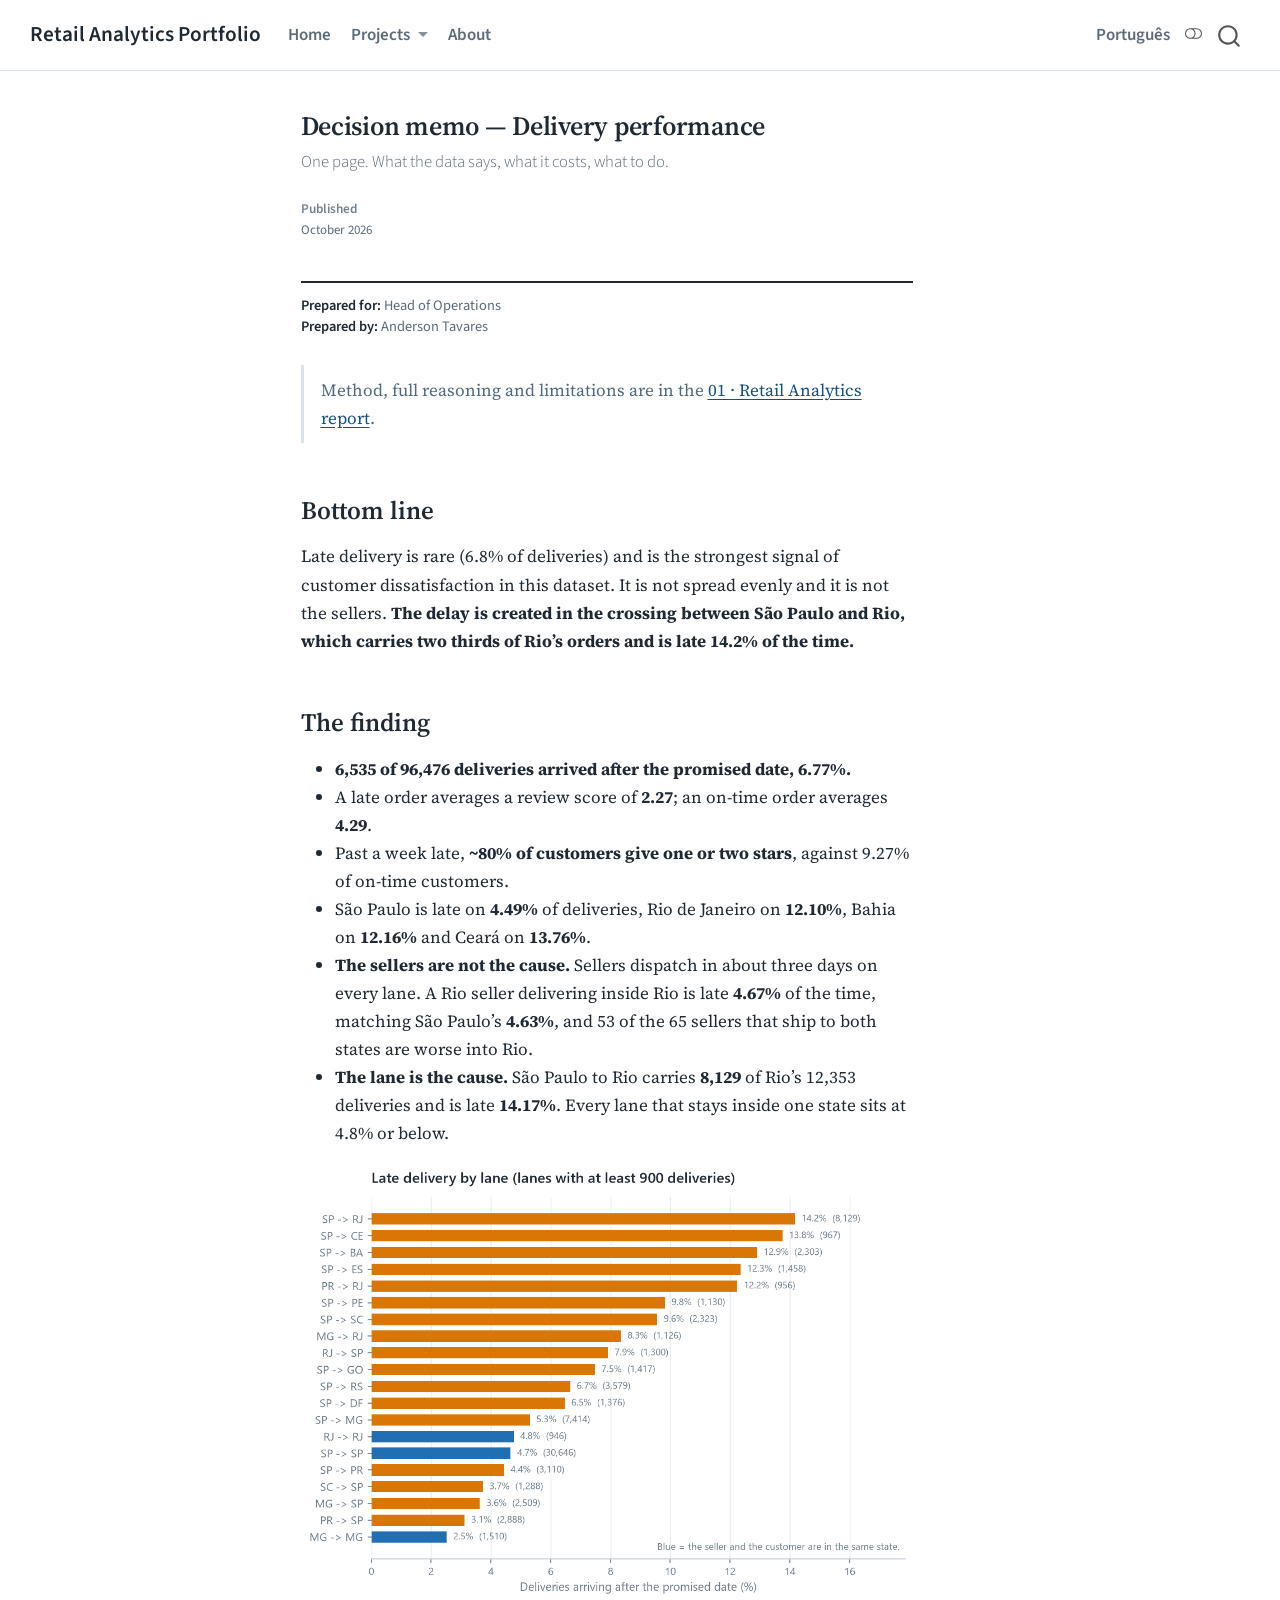
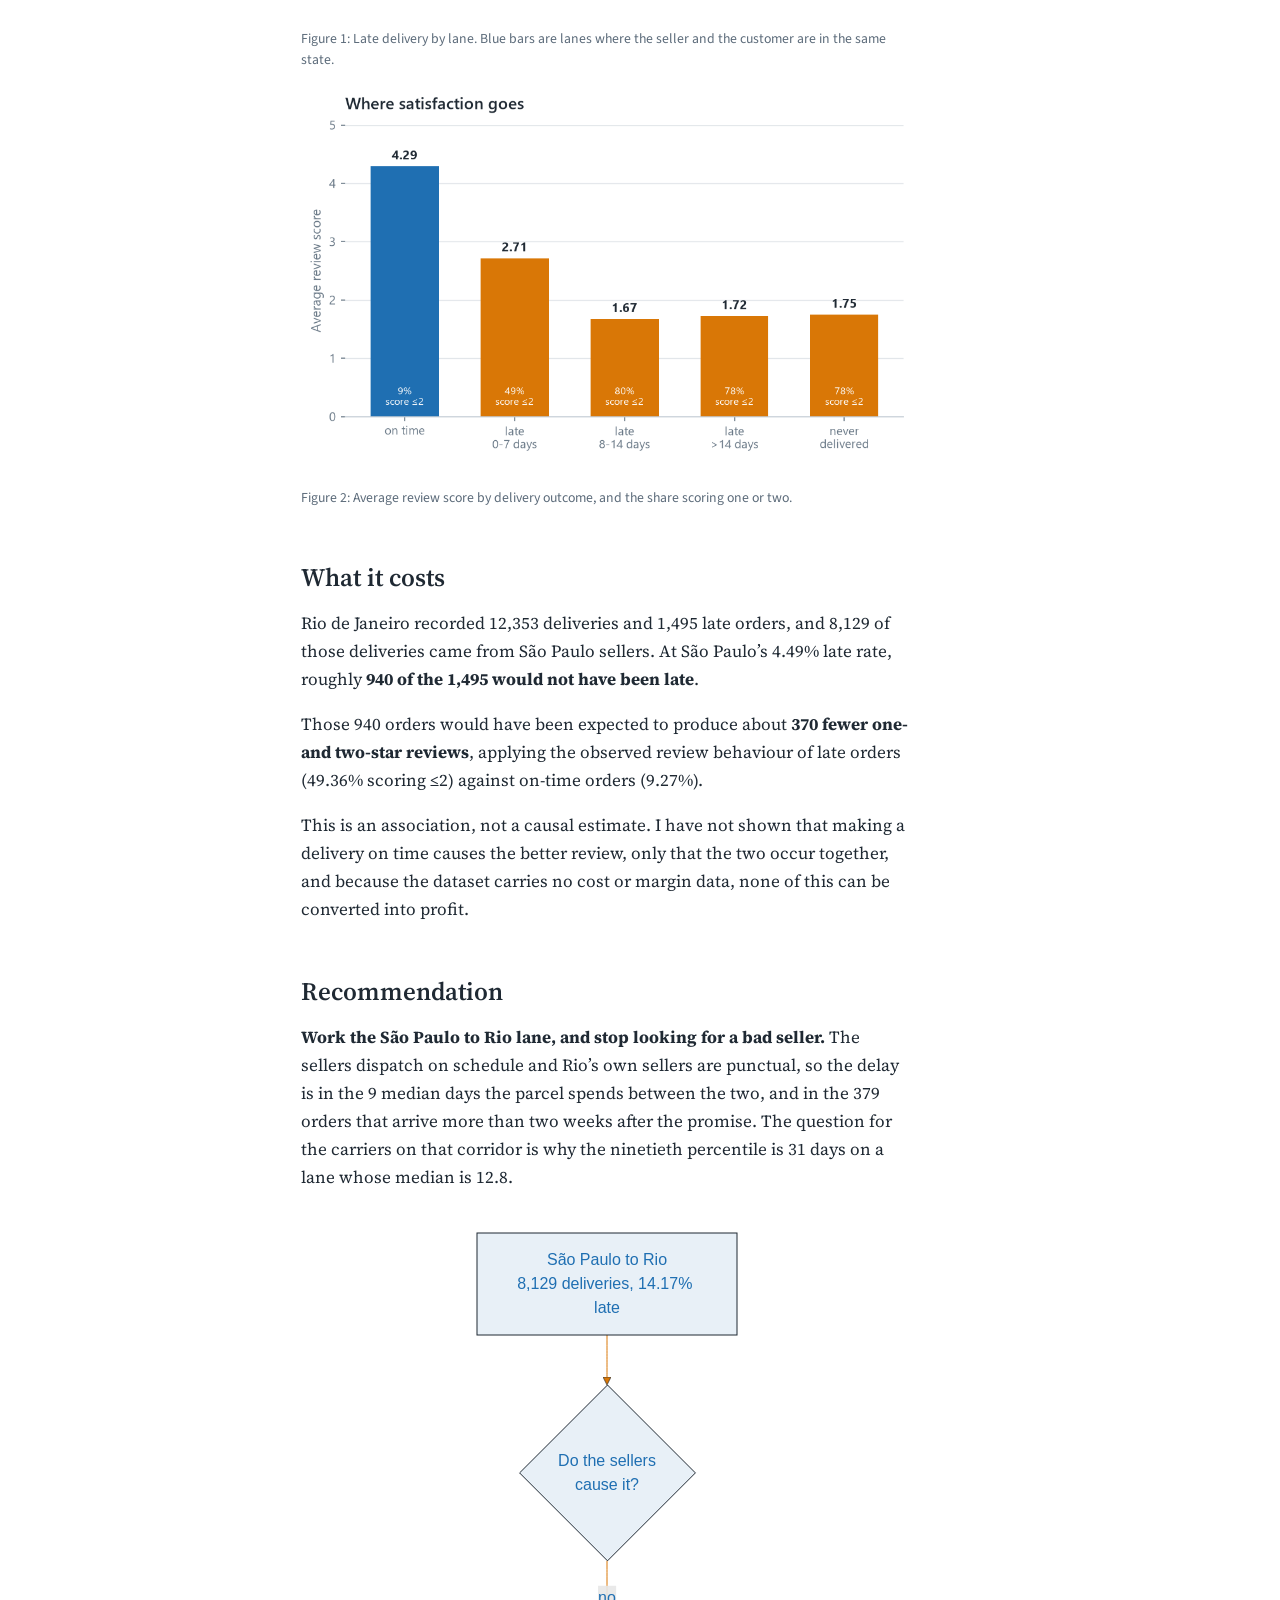
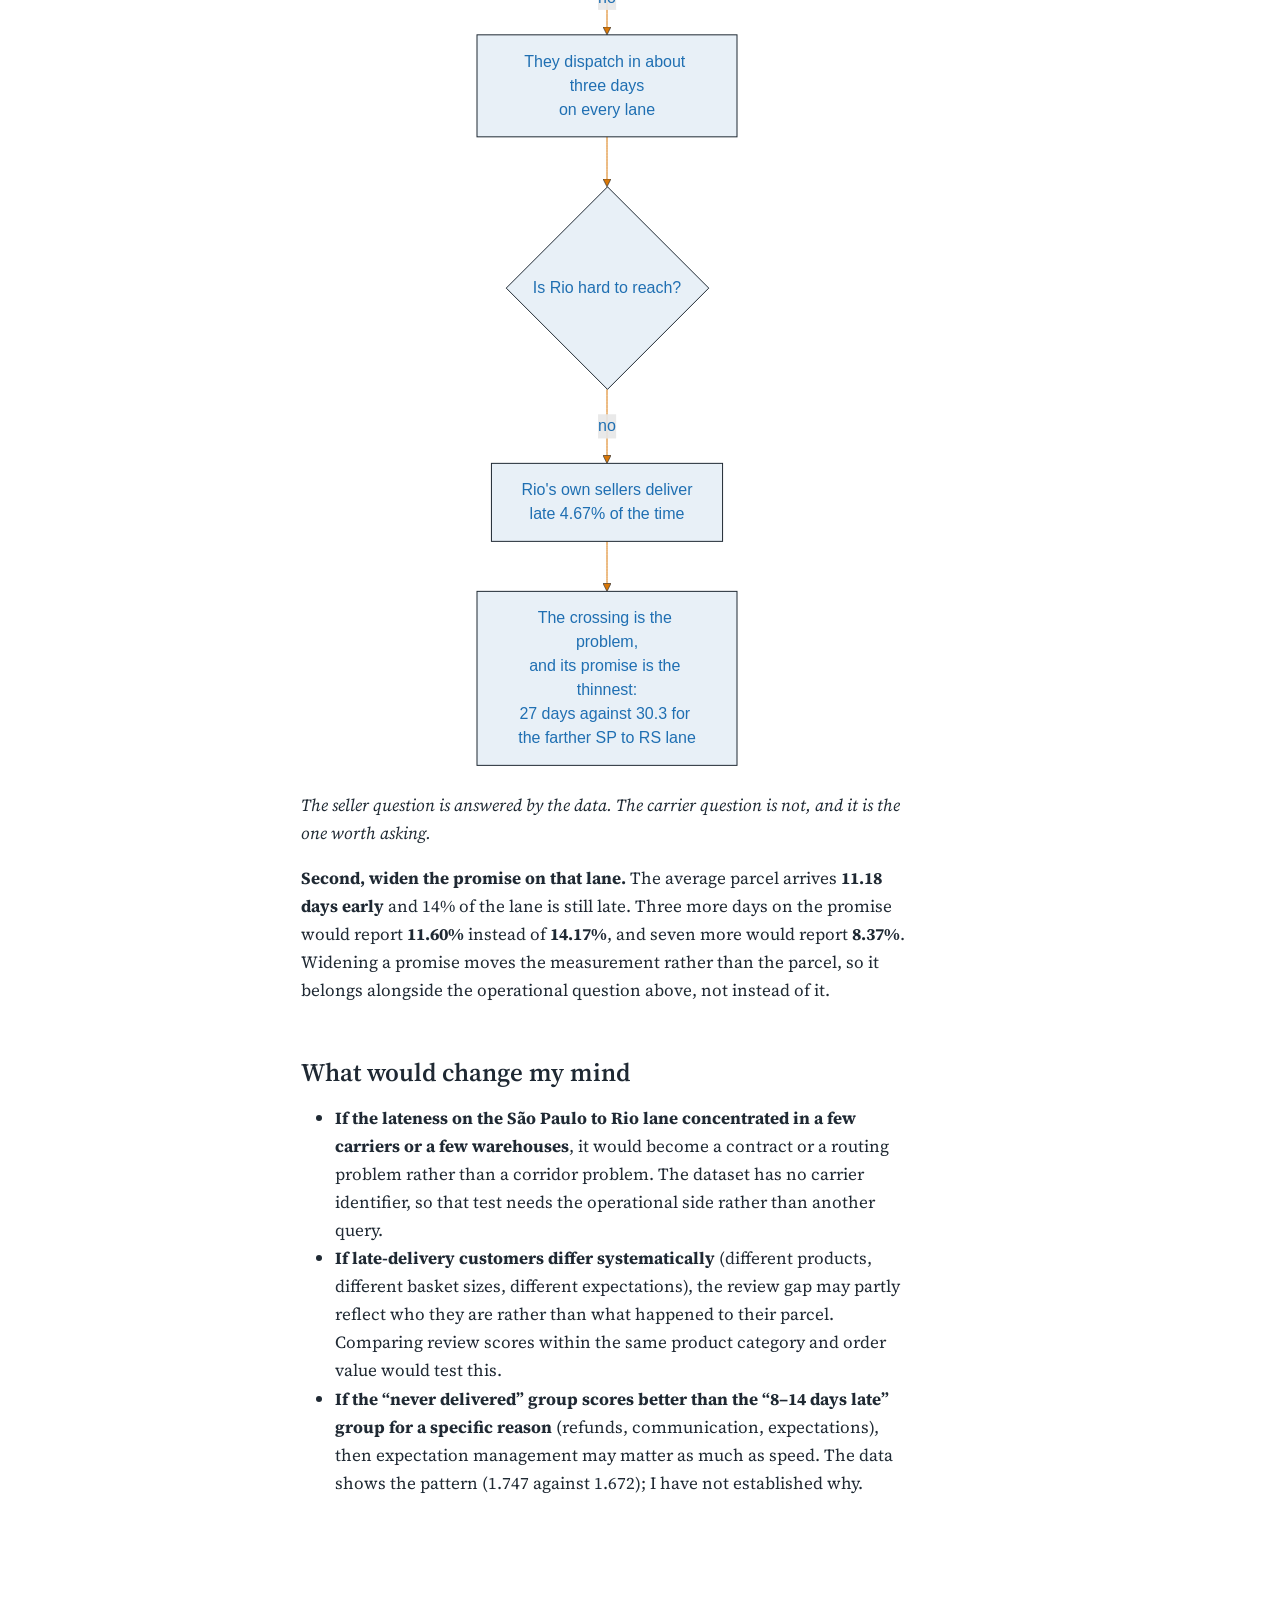
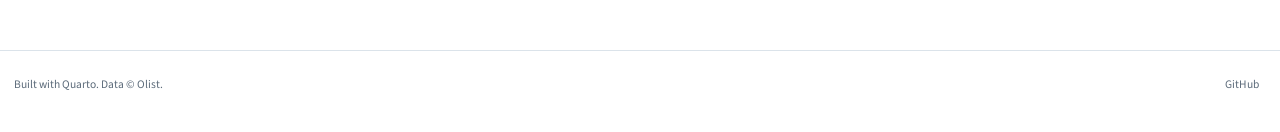
<file: reports/01-retail-analytics/00-executive-memo.html>
<!DOCTYPE html>
<html xmlns="http://www.w3.org/1999/xhtml" lang="en" xml:lang="en"><head>

<meta charset="utf-8">
<meta name="generator" content="quarto-1.10.19">

<meta name="viewport" content="width=device-width, initial-scale=1.0, user-scalable=yes">


<title>Decision memo — Delivery performance – Retail Analytics Portfolio</title>
<style>
/* Default styles provided by pandoc.
** See https://pandoc.org/MANUAL.html#variables-for-html for config info.
*/
span.smallcaps{font-variant: small-caps;}
div.columns{display: flex; gap: 1.5em;}
div.column{flex: auto;}
@media screen {
div.columns{gap: min(4vw, 1.5em);}
div.column{overflow-x: auto;}
}
div.hanging-indent{margin-left: 1.5em; text-indent: -1.5em;}
ul.task-list{list-style: none;}
ul.task-list li input[type="checkbox"] {
  width: 0.8em;
  margin: 0 0.8em 0.2em -1em; /* quarto-specific, see https://github.com/quarto-dev/quarto-cli/issues/4556 */ 
  vertical-align: middle;
}
</style>


<script src="../../site_libs/quarto-nav/quarto-nav.js"></script>
<script src="../../site_libs/quarto-nav/headroom.min.js"></script>
<script src="../../site_libs/clipboard/clipboard.min.js"></script>
<script src="../../site_libs/quarto-search/autocomplete.umd.js"></script>
<script src="../../site_libs/quarto-search/fuse.min.js"></script>
<script src="../../site_libs/quarto-search/quarto-search.js"></script>
<meta name="quarto:offset" content="../../">
<script src="../../site_libs/quarto-html/quarto.js" type="module"></script>
<script src="../../site_libs/quarto-html/tabsets/tabsets.js" type="module"></script>
<script src="../../site_libs/quarto-html/popper.min.js"></script>
<script src="../../site_libs/quarto-html/tippy.umd.min.js"></script>
<script src="../../site_libs/quarto-html/anchor.min.js"></script>
<link href="../../site_libs/quarto-html/tippy.css" rel="stylesheet">
<link href="../../site_libs/quarto-html/quarto-syntax-highlighting-ecff8db827dceed84e341824dcdf69cb.css" rel="stylesheet" class="quarto-color-scheme" id="quarto-text-highlighting-styles">
<link href="../../site_libs/quarto-html/quarto-syntax-highlighting-dark-77e42d7de2b4199e810a6e75fd8a0531.css" rel="stylesheet" class="quarto-color-scheme quarto-color-alternate" id="quarto-text-highlighting-styles">
<link href="../../site_libs/quarto-html/quarto-syntax-highlighting-ecff8db827dceed84e341824dcdf69cb.css" rel="stylesheet" class="quarto-color-scheme-extra" id="quarto-text-highlighting-styles">
<script src="../../site_libs/bootstrap/bootstrap.min.js"></script>
<link href="../../site_libs/bootstrap/bootstrap-icons.css" rel="stylesheet">
<link href="../../site_libs/bootstrap/bootstrap-dbd850586f7e21c69e9a6c9f5bcb7da7.min.css" rel="stylesheet" append-hash="true" class="quarto-color-scheme" id="quarto-bootstrap" data-mode="light">
<link href="../../site_libs/bootstrap/bootstrap-dark-ea0e3f50bb5ffff25d0e6e33147f23dc.min.css" rel="stylesheet" append-hash="true" class="quarto-color-scheme quarto-color-alternate" id="quarto-bootstrap" data-mode="dark">
<link href="../../site_libs/bootstrap/bootstrap-dbd850586f7e21c69e9a6c9f5bcb7da7.min.css" rel="stylesheet" append-hash="true" class="quarto-color-scheme-extra" id="quarto-bootstrap" data-mode="light">
<script id="quarto-search-options" type="application/json">{
  "location": "navbar",
  "copy-button": false,
  "collapse-after": 3,
  "panel-placement": "end",
  "type": "overlay",
  "limit": 50,
  "keyboard-shortcut": [
    "f",
    "/",
    "s"
  ],
  "show-item-context": false,
  "language": {
    "search-no-results-text": "No results",
    "search-matching-documents-text": "matching documents",
    "search-copy-link-title": "Copy link to search",
    "search-hide-matches-text": "Hide additional matches",
    "search-more-match-text": "more match in this document",
    "search-more-matches-text": "more matches in this document",
    "search-clear-button-title": "Clear",
    "search-text-placeholder": "",
    "search-detached-cancel-button-title": "Cancel",
    "search-submit-button-title": "Submit",
    "search-label": "Search"
  }
}</script>
<script src="../../site_libs/quarto-diagram/mermaid.min.js"></script>
<script src="../../site_libs/quarto-diagram/mermaid-init.js"></script>
<link href="../../site_libs/quarto-diagram/mermaid.css" rel="stylesheet">
<link rel="preconnect" href="https://fonts.googleapis.com">
<link rel="preconnect" href="https://fonts.gstatic.com" crossorigin="">
<link rel="stylesheet" href="https://fonts.googleapis.com/css2?family=Source+Code+Pro:wght@400;600&amp;family=Source+Sans+3:ital,wght@0,400;0,600;1,400&amp;family=Source+Serif+4:ital,opsz,wght@0,8..60,400;0,8..60,600;0,8..60,700;1,8..60,400&amp;display=swap">


</head>

<body class="nav-fixed memo fullcontent quarto-light"><script id="quarto-html-before-body" type="application/javascript">
    const toggleBodyColorMode = (bsSheetEl) => {
      const mode = bsSheetEl.getAttribute("data-mode");
      const bodyEl = window.document.querySelector("body");
      if (mode === "dark") {
        bodyEl.classList.add("quarto-dark");
        bodyEl.classList.remove("quarto-light");
      } else {
        bodyEl.classList.add("quarto-light");
        bodyEl.classList.remove("quarto-dark");
      }
    }
    const toggleBodyColorPrimary = () => {
      const bsSheetEl = window.document.querySelector("link#quarto-bootstrap:not([rel=disabled-stylesheet])");
      if (bsSheetEl) {
        toggleBodyColorMode(bsSheetEl);
      }
    }
    const setColorSchemeToggle = (alternate) => {
      const toggles = window.document.querySelectorAll('.quarto-color-scheme-toggle');
      for (let i=0; i < toggles.length; i++) {
        const toggle = toggles[i];
        if (toggle) {
          if (alternate) {
            toggle.classList.add("alternate");
          } else {
            toggle.classList.remove("alternate");
          }
        }
      }
    };
    const toggleColorMode = (alternate) => {
      // Switch the stylesheets
      const primaryStylesheets = window.document.querySelectorAll('link.quarto-color-scheme:not(.quarto-color-alternate)');
      const alternateStylesheets = window.document.querySelectorAll('link.quarto-color-scheme.quarto-color-alternate');
      manageTransitions('#quarto-margin-sidebar .nav-link', false);
      if (alternate) {
        // note: dark is layered on light, we don't disable primary!
        enableStylesheet(alternateStylesheets);
        for (const sheetNode of alternateStylesheets) {
          if (sheetNode.id === "quarto-bootstrap") {
            toggleBodyColorMode(sheetNode);
          }
        }
      } else {
        disableStylesheet(alternateStylesheets);
        enableStylesheet(primaryStylesheets)
        toggleBodyColorPrimary();
      }
      manageTransitions('#quarto-margin-sidebar .nav-link', true);
      // Switch the toggles
      setColorSchemeToggle(alternate)
      // Hack to workaround the fact that safari doesn't
      // properly recolor the scrollbar when toggling (#1455)
      if (navigator.userAgent.indexOf('Safari') > 0 && navigator.userAgent.indexOf('Chrome') == -1) {
        manageTransitions("body", false);
        window.scrollTo(0, 1);
        setTimeout(() => {
          window.scrollTo(0, 0);
          manageTransitions("body", true);
        }, 40);
      }
    }
    const disableStylesheet = (stylesheets) => {
      for (let i=0; i < stylesheets.length; i++) {
        const stylesheet = stylesheets[i];
        stylesheet.rel = 'disabled-stylesheet';
      }
    }
    const enableStylesheet = (stylesheets) => {
      for (let i=0; i < stylesheets.length; i++) {
        const stylesheet = stylesheets[i];
        if(stylesheet.rel !== 'stylesheet') { // for Chrome, which will still FOUC without this check
          stylesheet.rel = 'stylesheet';
        }
      }
    }
    const manageTransitions = (selector, allowTransitions) => {
      const els = window.document.querySelectorAll(selector);
      for (let i=0; i < els.length; i++) {
        const el = els[i];
        if (allowTransitions) {
          el.classList.remove('notransition');
        } else {
          el.classList.add('notransition');
        }
      }
    }
    const isFileUrl = () => {
      return window.location.protocol === 'file:';
    }
    const hasAlternateSentinel = () => {
      let styleSentinel = getColorSchemeSentinel();
      if (styleSentinel !== null) {
        return styleSentinel === "alternate";
      } else {
        return false;
      }
    }
    const setStyleSentinel = (alternate) => {
      const value = alternate ? "alternate" : "default";
      if (!isFileUrl()) {
        window.localStorage.setItem("quarto-color-scheme", value);
      } else {
        localAlternateSentinel = value;
      }
    }
    const getColorSchemeSentinel = () => {
      if (!isFileUrl()) {
        const storageValue = window.localStorage.getItem("quarto-color-scheme");
        return storageValue != null ? storageValue : localAlternateSentinel;
      } else {
        return localAlternateSentinel;
      }
    }
    const toggleGiscusIfUsed = (isAlternate, darkModeDefault) => {
      const baseTheme = document.querySelector('#giscus-base-theme')?.value ?? 'light';
      const alternateTheme = document.querySelector('#giscus-alt-theme')?.value ?? 'dark';
      let newTheme = '';
      if(authorPrefersDark) {
        newTheme = isAlternate ? baseTheme : alternateTheme;
      } else {
        newTheme = isAlternate ? alternateTheme : baseTheme;
      }
      const changeGiscusTheme = () => {
        // From: https://github.com/giscus/giscus/issues/336
        const sendMessage = (message) => {
          const iframe = document.querySelector('iframe.giscus-frame');
          if (!iframe) return;
          iframe.contentWindow.postMessage({ giscus: message }, 'https://giscus.app');
        }
        sendMessage({
          setConfig: {
            theme: newTheme
          }
        });
      }
      const isGiscussLoaded = window.document.querySelector('iframe.giscus-frame') !== null;
      if (isGiscussLoaded) {
        changeGiscusTheme();
      }
    };
    const authorPrefersDark = false;
    const queryPrefersDark = window.matchMedia('(prefers-color-scheme: dark)');
    const darkModeDefault = queryPrefersDark.matches;
      document.querySelector('link#quarto-text-highlighting-styles.quarto-color-scheme-extra').rel = 'disabled-stylesheet';
      document.querySelector('link#quarto-bootstrap.quarto-color-scheme-extra').rel = 'disabled-stylesheet';
    let localAlternateSentinel = darkModeDefault ? 'alternate' : 'default';
    // Dark / light mode switch
    window.quartoToggleColorScheme = () => {
      // Read the current dark / light value
      let toAlternate = !hasAlternateSentinel();
      toggleColorMode(toAlternate);
      setStyleSentinel(toAlternate);
      toggleGiscusIfUsed(toAlternate, darkModeDefault);
      window.dispatchEvent(new Event('resize'));
    };
    queryPrefersDark.addEventListener("change", e => {
      if(window.localStorage.getItem("quarto-color-scheme") !== null)
        return;
      const alternate = e.matches
      toggleColorMode(alternate);
      localAlternateSentinel = e.matches ? 'alternate' : 'default'; // this is used alongside local storage!
      toggleGiscusIfUsed(alternate, darkModeDefault);
    });
    // Switch to dark mode if need be
    if (hasAlternateSentinel()) {
      toggleColorMode(true);
    } else {
      toggleColorMode(false);
    }
  </script>

<div id="quarto-search-results"></div>
  <header id="quarto-header" class="headroom fixed-top">
    <nav class="navbar navbar-expand-lg " data-bs-theme="dark">
      <div class="navbar-container container-fluid">
      <div class="navbar-brand-container mx-auto">
    <a class="navbar-brand" href="../../index.html">
    <span class="navbar-title">Retail Analytics Portfolio</span>
    </a>
  </div>
            <div id="quarto-search" class="" title="Search"></div>
          <button class="navbar-toggler" type="button" data-bs-toggle="collapse" data-bs-target="#navbarCollapse" aria-controls="navbarCollapse" role="menu" aria-expanded="false" aria-label="Toggle navigation" onclick="if (window.quartoToggleHeadroom) { window.quartoToggleHeadroom(); }">
  <span class="navbar-toggler-icon"></span>
</button>
          <div class="collapse navbar-collapse" id="navbarCollapse">
            <ul class="navbar-nav navbar-nav-scroll me-auto">
  <li class="nav-item">
    <a class="nav-link" href="../../index.html"> 
<span class="menu-text">Home</span></a>
  </li>  
  <li class="nav-item dropdown ">
    <a class="nav-link dropdown-toggle" href="#" id="nav-menu-projects" role="link" data-bs-toggle="dropdown" aria-expanded="false">
 <span class="menu-text">Projects</span>
    </a>
    <ul class="dropdown-menu" aria-labelledby="nav-menu-projects">    
        <li>
    <a class="dropdown-item" href="../../reports/01-retail-analytics/01-business-analytics.html">
 <span class="dropdown-text">01 · Retail analytics</span></a>
  </li>  
        <li>
    <a class="dropdown-item" href="../../reports/01-retail-analytics/00-executive-memo.html">
 <span class="dropdown-text">01 · Decision memo</span></a>
  </li>  
    </ul>
  </li>
  <li class="nav-item">
    <a class="nav-link" href="../../about.html"> 
<span class="menu-text">About</span></a>
  </li>  
</ul>
            <ul class="navbar-nav navbar-nav-scroll ms-auto">
  <li class="nav-item">
    <a class="nav-link" href="../../pt/index.html"> 
<span class="menu-text">Português</span></a>
  </li>  
</ul>
          </div> <!-- /navcollapse -->
            <div class="quarto-navbar-tools">
  <a href="" class="quarto-color-scheme-toggle quarto-navigation-tool  px-1" onclick="window.quartoToggleColorScheme(); return false;" title="Toggle dark mode"><i class="bi"></i></a>
</div>
      </div> <!-- /container-fluid -->
    </nav>
</header>
<!-- content -->
<div id="quarto-content" class="quarto-container page-columns page-rows-contents page-layout-article page-navbar">
<!-- sidebar -->
<!-- margin-sidebar -->
    
<!-- main -->
<main class="content" id="quarto-document-content">


<header id="title-block-header" class="quarto-title-block default">
<div class="quarto-title">
<h1 class="title">Decision memo — Delivery performance</h1>
<p class="subtitle lead">One page. What the data says, what it costs, what to do.</p>
</div>



<div class="quarto-title-meta">

    
    <div>
    <div class="quarto-title-meta-heading">Published</div>
    <div class="quarto-title-meta-contents">
      <p class="date">October 2026</p>
    </div>
  </div>
  
    
  </div>
  


</header>


<div class="memo-head">
<p><strong>Prepared for:</strong> Head of Operations<br> <strong>Prepared by:</strong> Anderson Tavares</p>
</div>
<blockquote class="blockquote">
<p>Method, full reasoning and limitations are in the <a href="../../reports/01-retail-analytics/01-business-analytics.html">01 · Retail Analytics report</a>.</p>
</blockquote>
<section id="bottom-line" class="level2">
<h2 class="anchored" data-anchor-id="bottom-line">Bottom line</h2>
<p>Late delivery is rare (6.8% of deliveries) and is the strongest signal of customer dissatisfaction in this dataset. It is not spread evenly and it is not the sellers. <strong>The delay is created in the crossing between São Paulo and Rio, which carries two thirds of Rio’s orders and is late 14.2% of the time.</strong></p>
</section>
<section id="the-finding" class="level2">
<h2 class="anchored" data-anchor-id="the-finding">The finding</h2>
<ul>
<li><strong>6,535 of 96,476 deliveries arrived after the promised date, 6.77%.</strong></li>
<li>A late order averages a review score of <strong>2.27</strong>; an on-time order averages <strong>4.29</strong>.</li>
<li>Past a week late, <strong>~80% of customers give one or two stars</strong>, against 9.27% of on-time customers.</li>
<li>São Paulo is late on <strong>4.49%</strong> of deliveries, Rio de Janeiro on <strong>12.10%</strong>, Bahia on <strong>12.16%</strong> and Ceará on <strong>13.76%</strong>.</li>
<li><strong>The sellers are not the cause.</strong> Sellers dispatch in about three days on every lane. A Rio seller delivering inside Rio is late <strong>4.67%</strong> of the time, matching São Paulo’s <strong>4.63%</strong>, and 53 of the 65 sellers that ship to both states are worse into Rio.</li>
<li><strong>The lane is the cause.</strong> São Paulo to Rio carries <strong>8,129</strong> of Rio’s 12,353 deliveries and is late <strong>14.17%</strong>. Every lane that stays inside one state sits at 4.8% or below.</li>
</ul>
<div id="fig-lane" class="quarto-float quarto-figure quarto-figure-center anchored" alt="Horizontal bar chart of the late-delivery percentage for the busiest lanes between a seller state and a customer state, worst first. São Paulo to Rio de Janeiro is the worst by a clear margin, and the three lanes where seller and customer are in the same state are highlighted and sit at the bottom." data-fig-align="center">
<figure class="quarto-float quarto-float-fig figure">
<div aria-describedby="fig-lane-caption-0ceaefa1-69ba-4598-a22c-09a6ac19f8ca">
<img src="figures/lane-late.png" class="img-fluid quarto-figure quarto-figure-center figure-img" alt="Horizontal bar chart of the late-delivery percentage for the busiest lanes between a seller state and a customer state, worst first. São Paulo to Rio de Janeiro is the worst by a clear margin, and the three lanes where seller and customer are in the same state are highlighted and sit at the bottom.">
</div>
<figcaption class="quarto-float-caption-bottom quarto-float-caption quarto-float-fig" id="fig-lane-caption-0ceaefa1-69ba-4598-a22c-09a6ac19f8ca">
Figure&nbsp;1: Late delivery by lane. Blue bars are lanes where the seller and the customer are in the same state.
</figcaption>
</figure>
</div>
<div id="fig-delivery" class="quarto-float quarto-figure quarto-figure-center anchored" alt="Bar chart of the mean review score by delivery outcome, from the on-time group down to orders that arrived more than two weeks late and orders that never arrived. The share of each group scoring one or two is printed inside its bar and is several times higher for every late group." data-fig-align="center">
<figure class="quarto-float quarto-float-fig figure">
<div aria-describedby="fig-delivery-caption-0ceaefa1-69ba-4598-a22c-09a6ac19f8ca">
<img src="figures/delivery-review.png" class="img-fluid quarto-figure quarto-figure-center figure-img" alt="Bar chart of the mean review score by delivery outcome, from the on-time group down to orders that arrived more than two weeks late and orders that never arrived. The share of each group scoring one or two is printed inside its bar and is several times higher for every late group.">
</div>
<figcaption class="quarto-float-caption-bottom quarto-float-caption quarto-float-fig" id="fig-delivery-caption-0ceaefa1-69ba-4598-a22c-09a6ac19f8ca">
Figure&nbsp;2: Average review score by delivery outcome, and the share scoring one or two.
</figcaption>
</figure>
</div>
</section>
<section id="what-it-costs" class="level2">
<h2 class="anchored" data-anchor-id="what-it-costs">What it costs</h2>
<p>Rio de Janeiro recorded 12,353 deliveries and 1,495 late orders, and 8,129 of those deliveries came from São Paulo sellers. At São Paulo’s 4.49% late rate, roughly <strong>940 of the 1,495 would not have been late</strong>.</p>
<p>Those 940 orders would have been expected to produce about <strong>370 fewer one- and two-star reviews</strong>, applying the observed review behaviour of late orders (49.36% scoring ≤2) against on-time orders (9.27%).</p>
<p>This is an association, not a causal estimate. I have not shown that making a delivery on time causes the better review, only that the two occur together, and because the dataset carries no cost or margin data, none of this can be converted into profit.</p>
</section>
<section id="recommendation" class="level2">
<h2 class="anchored" data-anchor-id="recommendation">Recommendation</h2>
<p><strong>Work the São Paulo to Rio lane, and stop looking for a bad seller.</strong> The sellers dispatch on schedule and Rio’s own sellers are punctual, so the delay is in the 9 median days the parcel spends between the two, and in the 379 orders that arrive more than two weeks after the promise. The question for the carriers on that corridor is why the ninetieth percentile is 31 days on a lane whose median is 12.8.</p>
<div class="cell" data-layout-align="center">
<div class="cell-output-display">
<div>
<p></p><figure class="figure"><p></p>
<div>
<pre class="mermaid mermaid-js">flowchart TB
  A["São Paulo to Rio&lt;br/&gt;8,129 deliveries, 14.17% late"] --&gt; B{"Do the sellers&lt;br/&gt;cause it?"}
  B -- "no" --&gt; C["They dispatch in about three days&lt;br/&gt;on every lane"]
  C --&gt; D{"Is Rio hard to reach?"}
  D -- "no" --&gt; E["Rio's own sellers deliver&lt;br/&gt;late 4.67% of the time"]
  E --&gt; F["The crossing is the problem,&lt;br/&gt;and its promise is the thinnest:&lt;br/&gt;27 days against 30.3 for the farther SP to RS lane"]
</pre>
</div>
<p></p></figure><p></p>
</div>
</div>
</div>
<p><em>The seller question is answered by the data. The carrier question is not, and it is the one worth asking.</em></p>
<p><strong>Second, widen the promise on that lane.</strong> The average parcel arrives <strong>11.18 days early</strong> and 14% of the lane is still late. Three more days on the promise would report <strong>11.60%</strong> instead of <strong>14.17%</strong>, and seven more would report <strong>8.37%</strong>. Widening a promise moves the measurement rather than the parcel, so it belongs alongside the operational question above, not instead of it.</p>
</section>
<section id="what-would-change-my-mind" class="level2">
<h2 class="anchored" data-anchor-id="what-would-change-my-mind">What would change my mind</h2>
<ul>
<li><strong>If the lateness on the São Paulo to Rio lane concentrated in a few carriers or a few warehouses</strong>, it would become a contract or a routing problem rather than a corridor problem. The dataset has no carrier identifier, so that test needs the operational side rather than another query.</li>
<li><strong>If late-delivery customers differ systematically</strong> (different products, different basket sizes, different expectations), the review gap may partly reflect who they are rather than what happened to their parcel. Comparing review scores within the same product category and order value would test this.</li>
<li><strong>If the “never delivered” group scores better than the “8–14 days late” group for a specific reason</strong> (refunds, communication, expectations), then expectation management may matter as much as speed. The data shows the pattern (1.747 against 1.672); I have not established why.</li>
</ul>


</section>

</main> <!-- /main -->
<script id="quarto-html-after-body" type="application/javascript">
  window.document.addEventListener("DOMContentLoaded", function (event) {
    // Ensure there is a toggle, if there isn't float one in the top right
    if (window.document.querySelector('.quarto-color-scheme-toggle') === null) {
      const a = window.document.createElement('a');
      a.classList.add('top-right');
      a.classList.add('quarto-color-scheme-toggle');
      a.href = "";
      a.onclick = function() { try { window.quartoToggleColorScheme(); } catch {} return false; };
      const i = window.document.createElement("i");
      i.classList.add('bi');
      a.appendChild(i);
      window.document.body.appendChild(a);
    }
    setColorSchemeToggle(hasAlternateSentinel())
    const icon = "";
    const anchorJS = new window.AnchorJS();
    anchorJS.options = {
      placement: 'right',
      icon: icon
    };
    anchorJS.add('.anchored');
    const isCodeAnnotation = (el) => {
      for (const clz of el.classList) {
        if (clz.startsWith('code-annotation-')) {                     
          return true;
        }
      }
      return false;
    }
    const onCopySuccess = function(e) {
      // button target
      const button = e.trigger;
      // don't keep focus
      button.blur();
      // flash "checked"
      button.classList.add('code-copy-button-checked');
      var currentTitle = button.getAttribute("title");
      button.setAttribute("title", "Copied!");
      let tooltip;
      if (window.bootstrap) {
        button.setAttribute("data-bs-toggle", "tooltip");
        button.setAttribute("data-bs-placement", "left");
        button.setAttribute("data-bs-title", "Copied!");
        tooltip = new bootstrap.Tooltip(button, 
          { trigger: "manual", 
            customClass: "code-copy-button-tooltip",
            offset: [0, -8]});
        tooltip.show();    
      }
      setTimeout(function() {
        if (tooltip) {
          tooltip.hide();
          button.removeAttribute("data-bs-title");
          button.removeAttribute("data-bs-toggle");
          button.removeAttribute("data-bs-placement");
        }
        button.setAttribute("title", currentTitle);
        button.classList.remove('code-copy-button-checked');
      }, 1000);
      // clear code selection
      e.clearSelection();
    }
    const getTextToCopy = function(trigger) {
      const outerScaffold = trigger.parentElement.cloneNode(true);
      const codeEl = outerScaffold.querySelector('code');
      for (const childEl of codeEl.children) {
        if (isCodeAnnotation(childEl)) {
          childEl.remove();
        }
      }
      return codeEl.innerText;
    }
    const clipboard = new window.ClipboardJS('.code-copy-button:not([data-in-quarto-modal])', {
      text: getTextToCopy
    });
    clipboard.on('success', onCopySuccess);
    if (window.document.getElementById('quarto-embedded-source-code-modal')) {
      const clipboardModal = new window.ClipboardJS('.code-copy-button[data-in-quarto-modal]', {
        text: getTextToCopy,
        container: window.document.getElementById('quarto-embedded-source-code-modal')
      });
      clipboardModal.on('success', onCopySuccess);
    }
      var localhostRegex = new RegExp(/^(?:http|https):\/\/localhost\:?[0-9]*\//);
      var mailtoRegex = new RegExp(/^mailto:/);
        var filterRegex = new RegExp("https:\/\/AndersonTavares0\.github\.io\/ds-portfolio\/");
      var isInternal = (href) => {
          return filterRegex.test(href) || localhostRegex.test(href) || mailtoRegex.test(href);
      }
      // Inspect non-navigation links and adorn them if external
     var links = window.document.querySelectorAll('a[href]:not(.nav-link):not(.navbar-brand):not(.toc-action):not(.sidebar-link):not(.sidebar-item-toggle):not(.pagination-link):not(.no-external):not([aria-hidden]):not(.dropdown-item):not(.quarto-navigation-tool):not(.about-link)');
      for (var i=0; i<links.length; i++) {
        const link = links[i];
        if (!isInternal(link.href)) {
          // undo the damage that might have been done by quarto-nav.js in the case of
          // links that we want to consider external
          if (link.dataset.originalHref !== undefined) {
            link.href = link.dataset.originalHref;
          }
        }
      }
    function tippyHover(el, contentFn, onTriggerFn, onUntriggerFn) {
      const config = {
        allowHTML: true,
        maxWidth: 500,
        delay: 100,
        arrow: false,
        appendTo: function(el) {
            return el.parentElement;
        },
        interactive: true,
        interactiveBorder: 10,
        theme: 'quarto',
        placement: 'bottom-start',
      };
      if (contentFn) {
        config.content = contentFn;
      }
      if (onTriggerFn) {
        config.onTrigger = onTriggerFn;
      }
      if (onUntriggerFn) {
        config.onUntrigger = onUntriggerFn;
      }
      window.tippy(el, config); 
    }
    const noterefs = window.document.querySelectorAll('a[role="doc-noteref"]');
    for (var i=0; i<noterefs.length; i++) {
      const ref = noterefs[i];
      tippyHover(ref, function() {
        // use id or data attribute instead here
        let href = ref.getAttribute('data-footnote-href') || ref.getAttribute('href');
        try { href = new URL(href).hash; } catch {}
        const id = href.replace(/^#\/?/, "");
        const note = window.document.getElementById(id);
        if (note) {
          return note.innerHTML;
        } else {
          return "";
        }
      });
    }
    const xrefs = window.document.querySelectorAll('a.quarto-xref');
    const processXRef = (id, note) => {
      // Strip column container classes
      const stripColumnClz = (el) => {
        el.classList.remove("page-full", "page-columns");
        if (el.children) {
          for (const child of el.children) {
            stripColumnClz(child);
          }
        }
      }
      stripColumnClz(note)
      if (id === null || id.startsWith('sec-')) {
        // Special case sections, only their first couple elements
        const container = document.createElement("div");
        if (note.children && note.children.length > 2) {
          container.appendChild(note.children[0].cloneNode(true));
          for (let i = 1; i < note.children.length; i++) {
            const child = note.children[i];
            if (child.tagName === "P" && child.innerText === "") {
              continue;
            } else {
              container.appendChild(child.cloneNode(true));
              break;
            }
          }
          if (window.Quarto?.typesetMath) {
            window.Quarto.typesetMath(container);
          }
          return container.innerHTML
        } else {
          if (window.Quarto?.typesetMath) {
            window.Quarto.typesetMath(note);
          }
          return note.innerHTML;
        }
      } else {
        // Remove any anchor links if they are present
        const anchorLink = note.querySelector('a.anchorjs-link');
        if (anchorLink) {
          anchorLink.remove();
        }
        if (window.Quarto?.typesetMath) {
          window.Quarto.typesetMath(note);
        }
        if (note.classList.contains("callout")) {
          return note.outerHTML;
        } else {
          return note.innerHTML;
        }
      }
    }
    for (var i=0; i<xrefs.length; i++) {
      const xref = xrefs[i];
      tippyHover(xref, undefined, function(instance) {
        instance.disable();
        let url = xref.getAttribute('href');
        let hash = undefined; 
        if (url.startsWith('#')) {
          hash = url;
        } else {
          try { hash = new URL(url).hash; } catch {}
        }
        if (hash) {
          const id = hash.replace(/^#\/?/, "");
          const note = window.document.getElementById(id);
          if (note !== null) {
            try {
              const html = processXRef(id, note.cloneNode(true));
              instance.setContent(html);
            } finally {
              instance.enable();
              instance.show();
            }
          } else {
            // See if we can fetch this
            fetch(url.split('#')[0])
            .then(res => res.text())
            .then(html => {
              const parser = new DOMParser();
              const htmlDoc = parser.parseFromString(html, "text/html");
              const note = htmlDoc.getElementById(id);
              if (note !== null) {
                const html = processXRef(id, note);
                instance.setContent(html);
              } 
            }).finally(() => {
              instance.enable();
              instance.show();
            });
          }
        } else {
          // See if we can fetch a full url (with no hash to target)
          // This is a special case and we should probably do some content thinning / targeting
          fetch(url)
          .then(res => res.text())
          .then(html => {
            const parser = new DOMParser();
            const htmlDoc = parser.parseFromString(html, "text/html");
            const note = htmlDoc.querySelector('main.content');
            if (note !== null) {
              // This should only happen for chapter cross references
              // (since there is no id in the URL)
              // remove the first header
              if (note.children.length > 0 && note.children[0].tagName === "HEADER") {
                note.children[0].remove();
              }
              const html = processXRef(null, note);
              instance.setContent(html);
            } 
          }).finally(() => {
            instance.enable();
            instance.show();
          });
        }
      }, function(instance) {
      });
    }
        let selectedAnnoteEl;
        const selectorForAnnotation = ( cell, annotation) => {
          let cellAttr = 'data-code-cell="' + cell + '"';
          let lineAttr = 'data-code-annotation="' +  annotation + '"';
          const selector = 'span[' + cellAttr + '][' + lineAttr + ']';
          return selector;
        }
        const selectCodeLines = (annoteEl) => {
          const doc = window.document;
          const targetCell = annoteEl.getAttribute("data-target-cell");
          const targetAnnotation = annoteEl.getAttribute("data-target-annotation");
          const annoteSpan = window.document.querySelector(selectorForAnnotation(targetCell, targetAnnotation));
          const lines = annoteSpan.getAttribute("data-code-lines").split(",");
          const lineIds = lines.map((line) => {
            return targetCell + "-" + line;
          })
          let top = null;
          let height = null;
          let parent = null;
          if (lineIds.length > 0) {
              //compute the position of the single el (top and bottom and make a div)
              const el = window.document.getElementById(lineIds[0]);
              top = el.offsetTop;
              height = el.offsetHeight;
              parent = el.parentElement.parentElement;
            if (lineIds.length > 1) {
              const lastEl = window.document.getElementById(lineIds[lineIds.length - 1]);
              const bottom = lastEl.offsetTop + lastEl.offsetHeight;
              height = bottom - top;
            }
            if (top !== null && height !== null && parent !== null) {
              // cook up a div (if necessary) and position it 
              let div = window.document.getElementById("code-annotation-line-highlight");
              if (div === null) {
                div = window.document.createElement("div");
                div.setAttribute("id", "code-annotation-line-highlight");
                div.style.position = 'absolute';
                parent.appendChild(div);
              }
              div.style.top = top - 2 + "px";
              div.style.height = height + 4 + "px";
              div.style.left = 0;
              let gutterDiv = window.document.getElementById("code-annotation-line-highlight-gutter");
              if (gutterDiv === null) {
                gutterDiv = window.document.createElement("div");
                gutterDiv.setAttribute("id", "code-annotation-line-highlight-gutter");
                gutterDiv.style.position = 'absolute';
                const codeCell = window.document.getElementById(targetCell);
                const gutter = codeCell.querySelector('.code-annotation-gutter');
                gutter.appendChild(gutterDiv);
              }
              gutterDiv.style.top = top - 2 + "px";
              gutterDiv.style.height = height + 4 + "px";
            }
            selectedAnnoteEl = annoteEl;
          }
        };
        const unselectCodeLines = () => {
          const elementsIds = ["code-annotation-line-highlight", "code-annotation-line-highlight-gutter"];
          elementsIds.forEach((elId) => {
            const div = window.document.getElementById(elId);
            if (div) {
              div.remove();
            }
          });
          selectedAnnoteEl = undefined;
        };
          // Handle positioning of the toggle
      window.addEventListener(
        "resize",
        throttle(() => {
          elRect = undefined;
          if (selectedAnnoteEl) {
            selectCodeLines(selectedAnnoteEl);
          }
        }, 10)
      );
      function throttle(fn, ms) {
      let throttle = false;
      let timer;
        return (...args) => {
          if(!throttle) { // first call gets through
              fn.apply(this, args);
              throttle = true;
          } else { // all the others get throttled
              if(timer) clearTimeout(timer); // cancel #2
              timer = setTimeout(() => {
                fn.apply(this, args);
                timer = throttle = false;
              }, ms);
          }
        };
      }
        // Attach click handler to the DT
        const annoteDls = window.document.querySelectorAll('dt[data-target-cell]');
        for (const annoteDlNode of annoteDls) {
          annoteDlNode.addEventListener('click', (event) => {
            const clickedEl = event.target;
            if (clickedEl !== selectedAnnoteEl) {
              unselectCodeLines();
              const activeEl = window.document.querySelector('dt[data-target-cell].code-annotation-active');
              if (activeEl) {
                activeEl.classList.remove('code-annotation-active');
              }
              selectCodeLines(clickedEl);
              clickedEl.classList.add('code-annotation-active');
            } else {
              // Unselect the line
              unselectCodeLines();
              clickedEl.classList.remove('code-annotation-active');
            }
          });
        }
    const findCites = (el) => {
      const parentEl = el.parentElement;
      if (parentEl) {
        const cites = parentEl.dataset.cites;
        if (cites) {
          return {
            el,
            cites: cites.split(' ')
          };
        } else {
          return findCites(el.parentElement)
        }
      } else {
        return undefined;
      }
    };
    var bibliorefs = window.document.querySelectorAll('a[role="doc-biblioref"]');
    for (var i=0; i<bibliorefs.length; i++) {
      const ref = bibliorefs[i];
      const citeInfo = findCites(ref);
      if (citeInfo) {
        tippyHover(citeInfo.el, function() {
          var popup = window.document.createElement('div');
          citeInfo.cites.forEach(function(cite) {
            var citeDiv = window.document.createElement('div');
            citeDiv.classList.add('hanging-indent');
            citeDiv.classList.add('csl-entry');
            var biblioDiv = window.document.getElementById('ref-' + cite);
            if (biblioDiv) {
              citeDiv.innerHTML = biblioDiv.innerHTML;
            }
            popup.appendChild(citeDiv);
          });
          return popup.innerHTML;
        });
      }
    }
  });
  </script>
</div> <!-- /content -->
<footer class="footer">
  <div class="nav-footer">
    <div class="nav-footer-left">
<p>Built with Quarto. Data © Olist.</p>
</div>   
    <div class="nav-footer-center">
      &nbsp;
    </div>
    <div class="nav-footer-right">
      <ul class="footer-items list-unstyled">
    <li class="nav-item">
    <a class="nav-link" href="https://github.com/AndersonTavares0/ds-portfolio">
<p>GitHub</p>
</a>
  </li>  
</ul>
    </div>
  </div>
</footer>




</body></html>
</file>
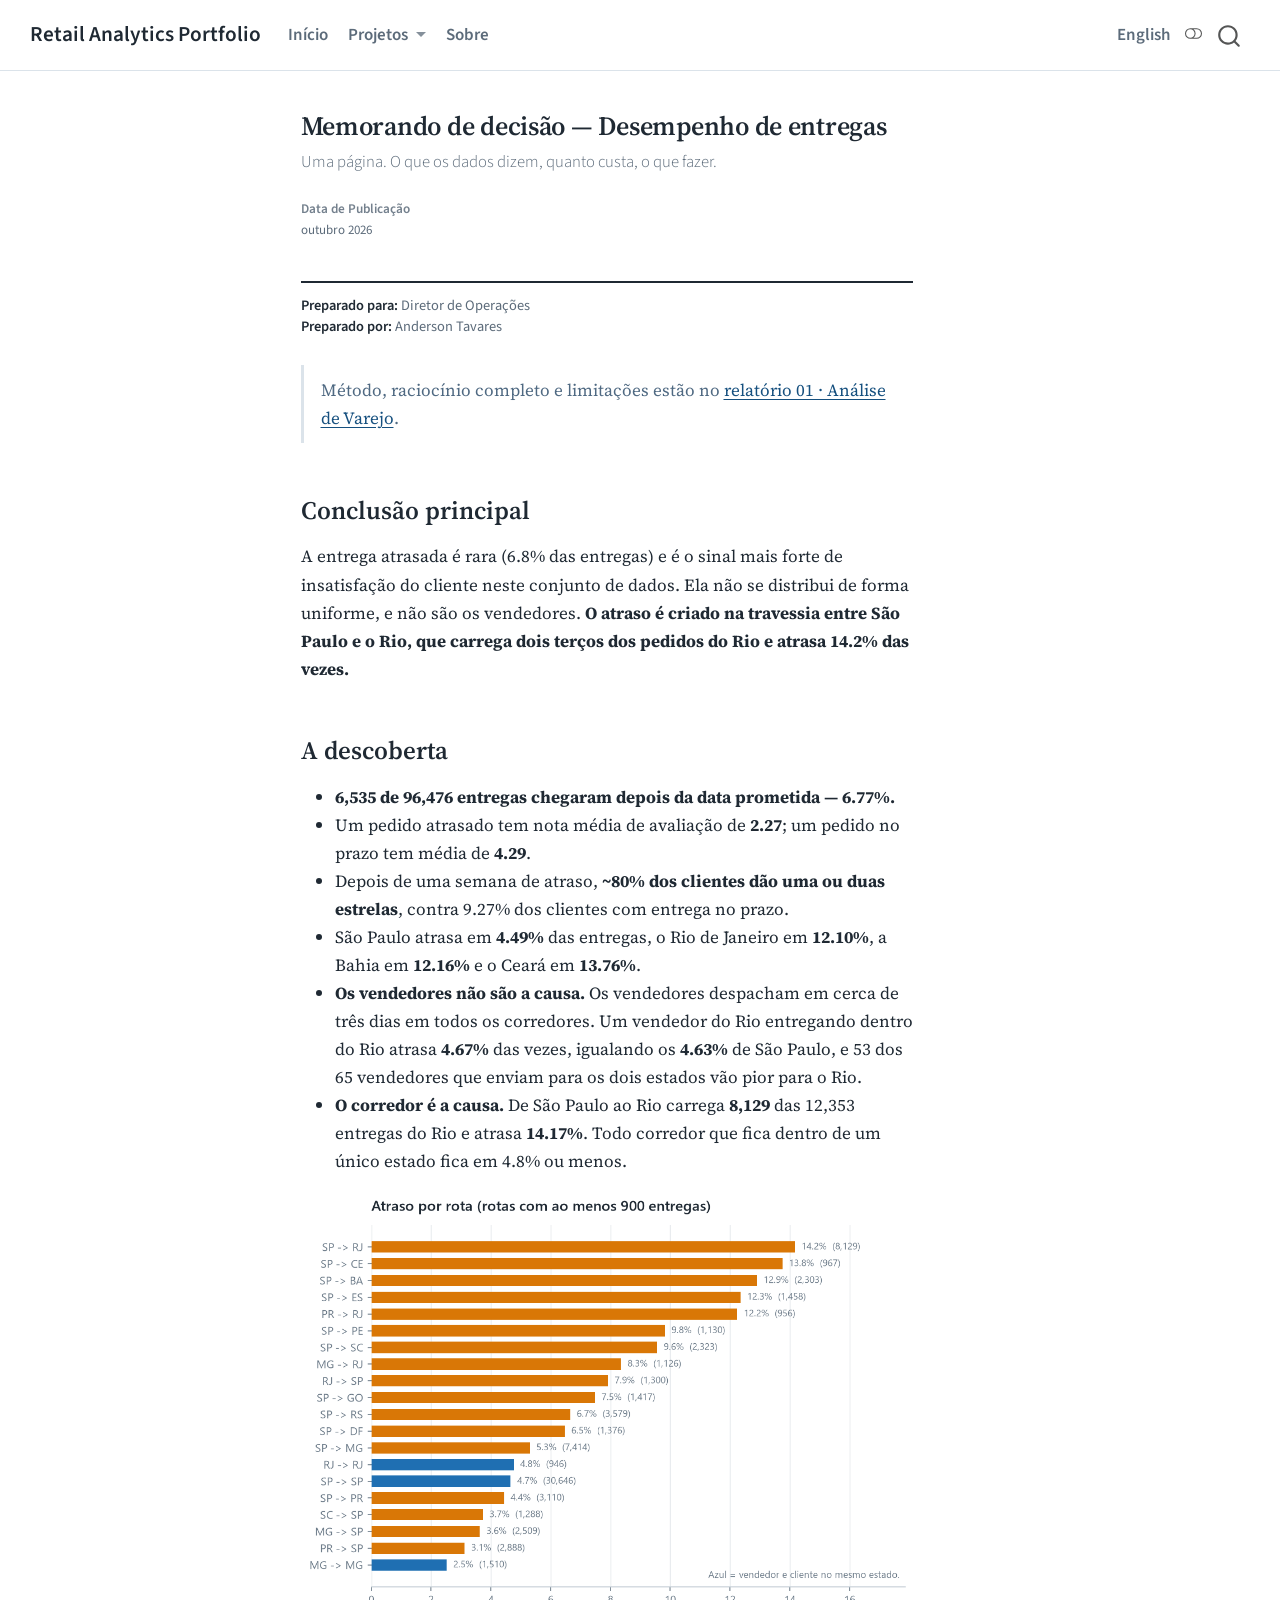
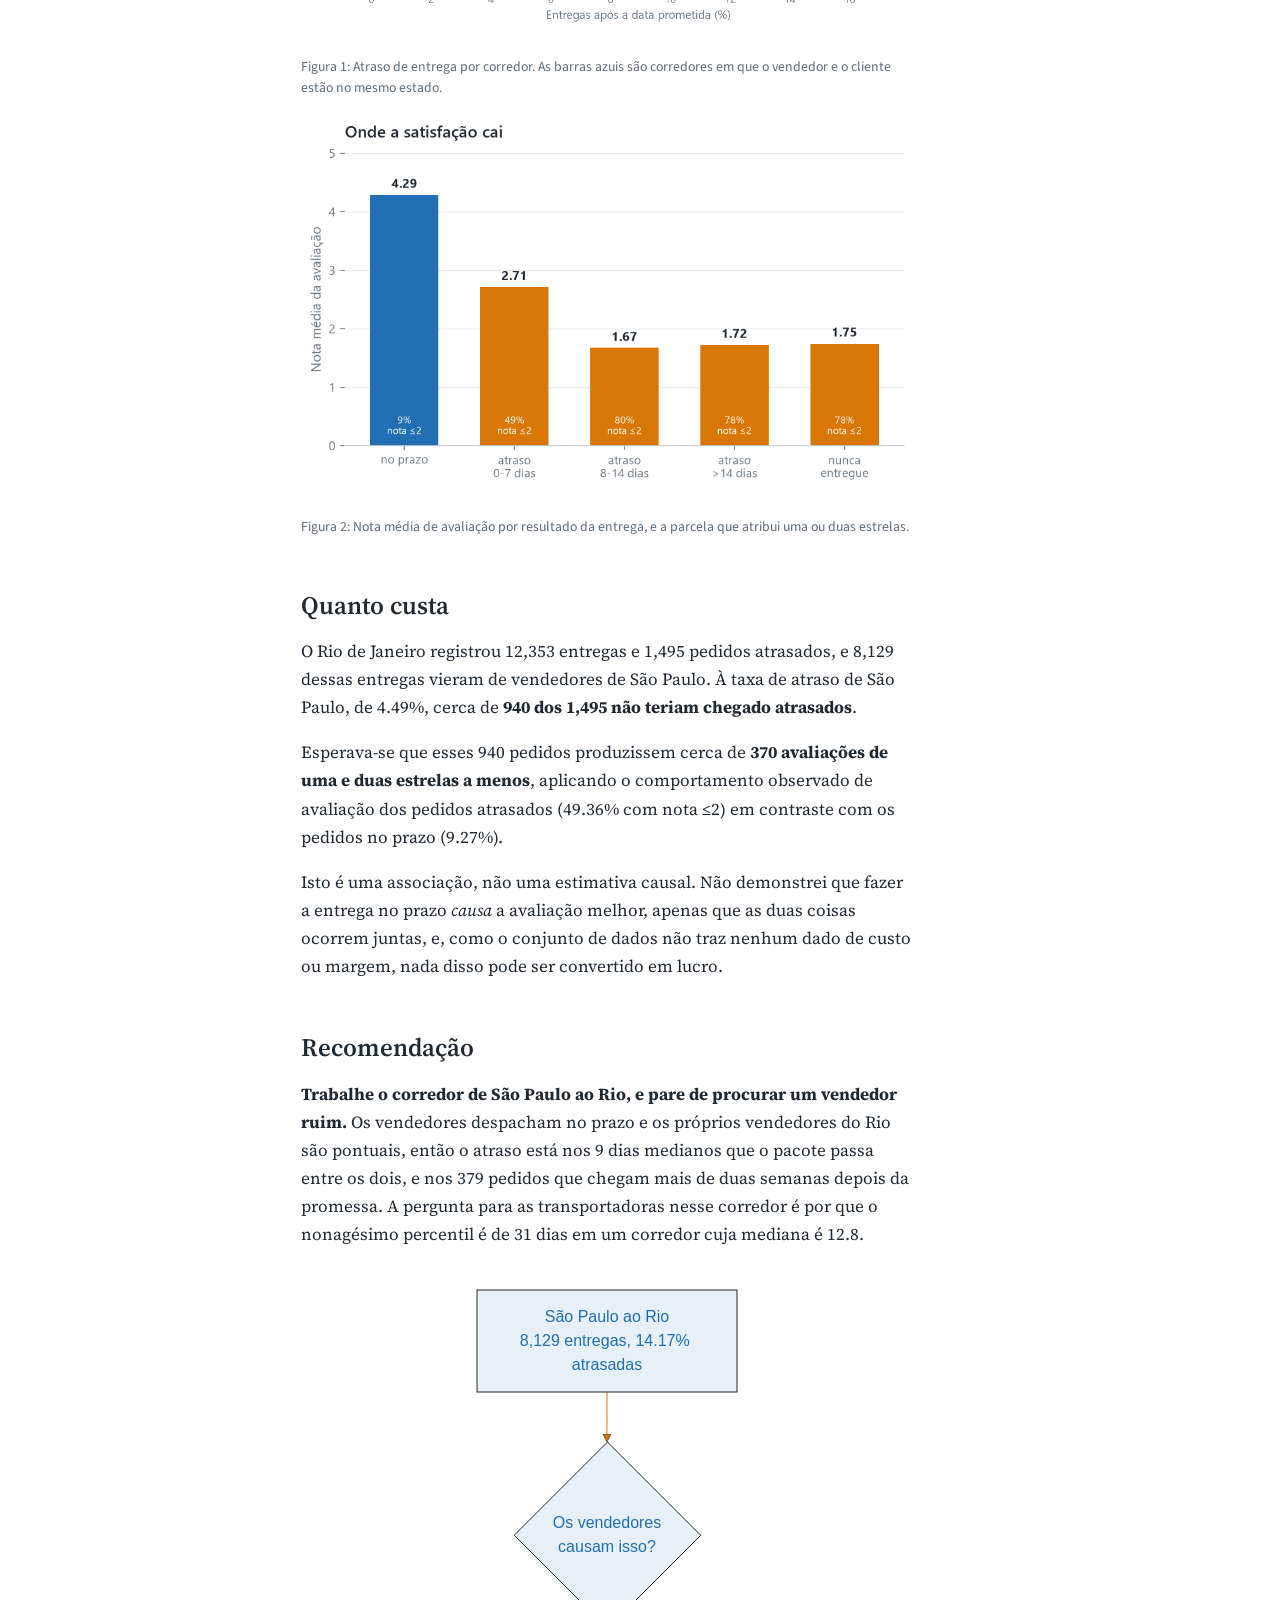
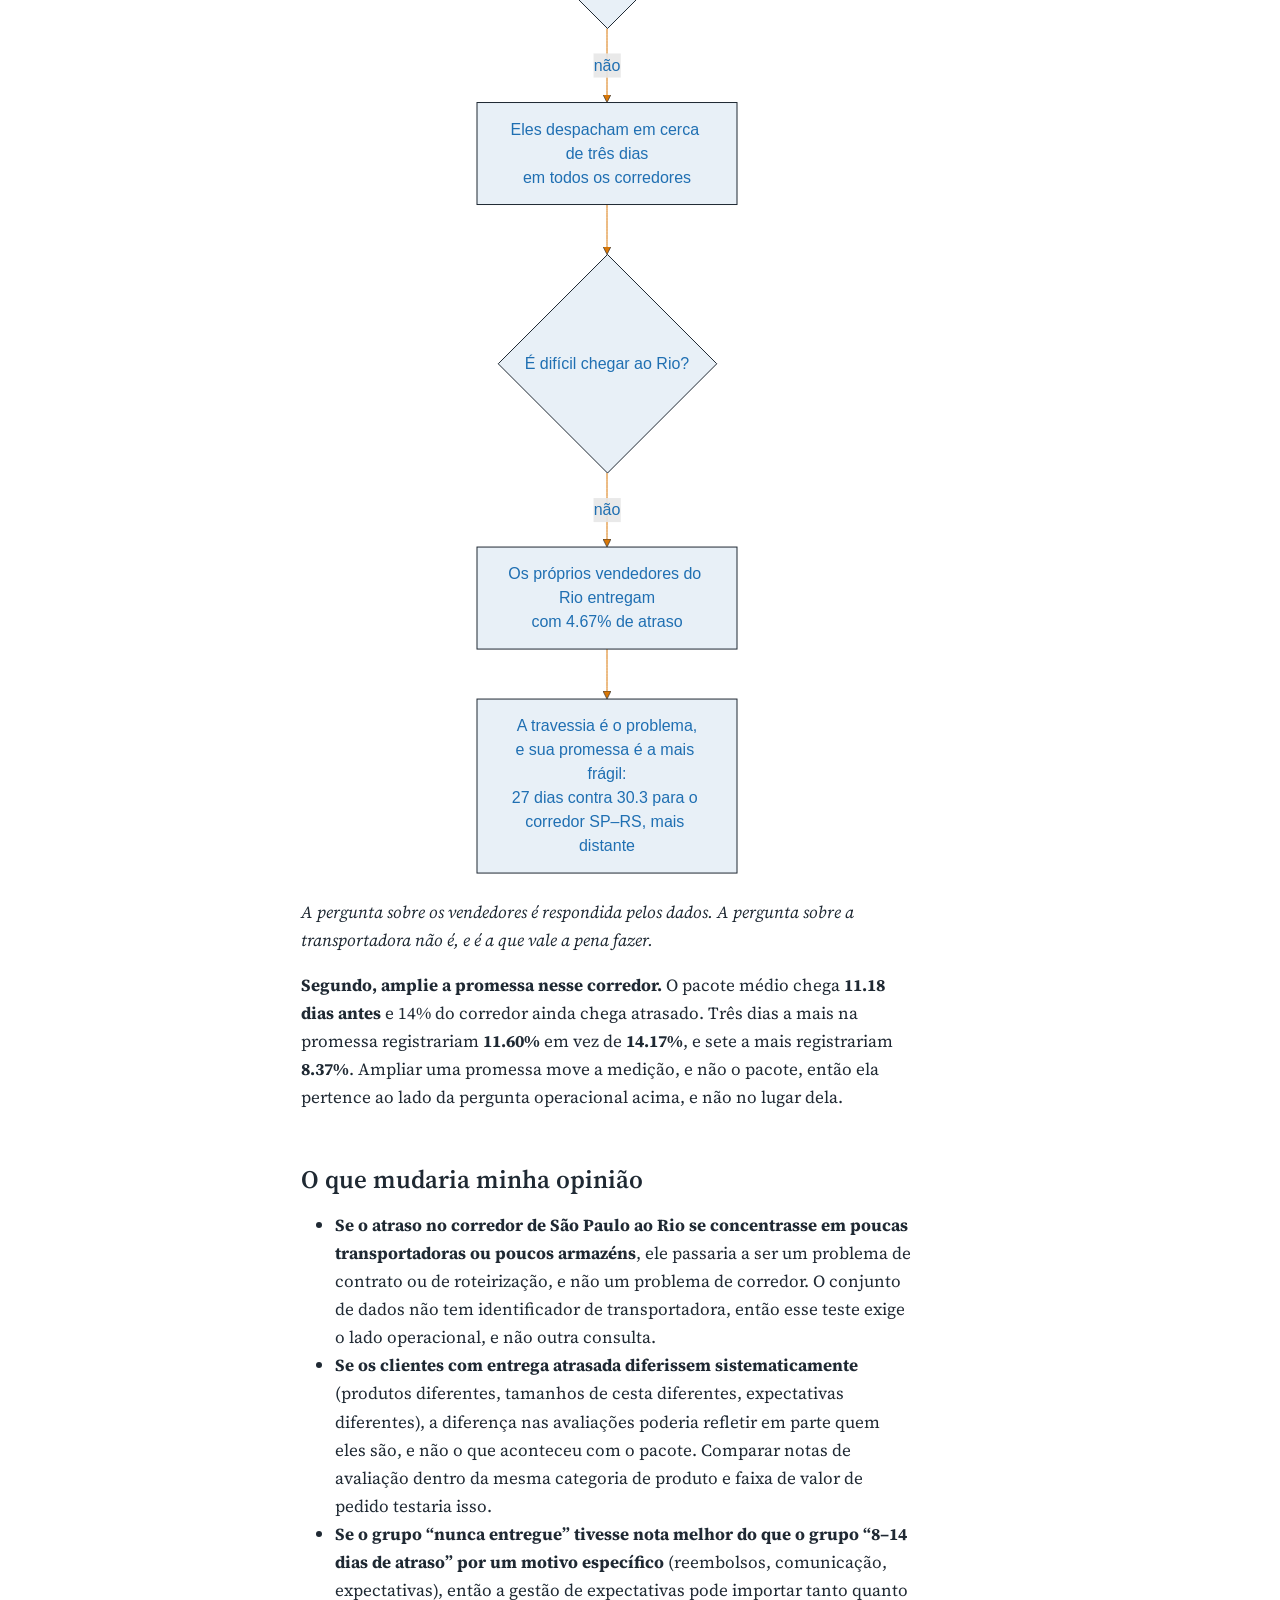
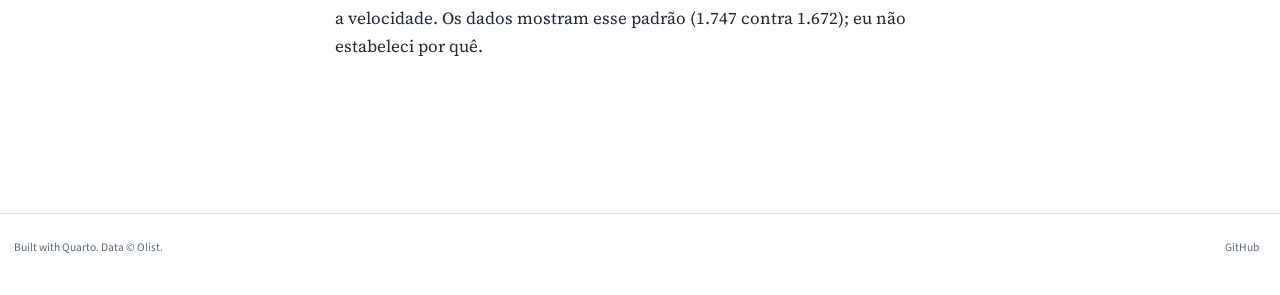
<file: pt/reports/01-retail-analytics/00-executive-memo.html>
<!DOCTYPE html>
<html xmlns="http://www.w3.org/1999/xhtml" lang="pt-BR" xml:lang="pt-BR"><head>

<meta charset="utf-8">
<meta name="generator" content="quarto-1.10.19">

<meta name="viewport" content="width=device-width, initial-scale=1.0, user-scalable=yes">


<title>Memorando de decisão — Desempenho de entregas – Retail Analytics Portfolio</title>
<style>
/* Default styles provided by pandoc.
** See https://pandoc.org/MANUAL.html#variables-for-html for config info.
*/
span.smallcaps{font-variant: small-caps;}
div.columns{display: flex; gap: 1.5em;}
div.column{flex: auto;}
@media screen {
div.columns{gap: min(4vw, 1.5em);}
div.column{overflow-x: auto;}
}
div.hanging-indent{margin-left: 1.5em; text-indent: -1.5em;}
ul.task-list{list-style: none;}
ul.task-list li input[type="checkbox"] {
  width: 0.8em;
  margin: 0 0.8em 0.2em -1em; /* quarto-specific, see https://github.com/quarto-dev/quarto-cli/issues/4556 */ 
  vertical-align: middle;
}
</style>


<script src="../../../site_libs/quarto-nav/quarto-nav.js"></script>
<script src="../../../site_libs/quarto-nav/headroom.min.js"></script>
<script src="../../../site_libs/clipboard/clipboard.min.js"></script>
<script src="../../../site_libs/quarto-search/autocomplete.umd.js"></script>
<script src="../../../site_libs/quarto-search/fuse.min.js"></script>
<script src="../../../site_libs/quarto-search/quarto-search.js"></script>
<meta name="quarto:offset" content="../../../">
<script src="../../../site_libs/quarto-html/quarto.js" type="module"></script>
<script src="../../../site_libs/quarto-html/tabsets/tabsets.js" type="module"></script>
<script src="../../../site_libs/quarto-html/popper.min.js"></script>
<script src="../../../site_libs/quarto-html/tippy.umd.min.js"></script>
<script src="../../../site_libs/quarto-html/anchor.min.js"></script>
<link href="../../../site_libs/quarto-html/tippy.css" rel="stylesheet">
<link href="../../../site_libs/quarto-html/quarto-syntax-highlighting-ecff8db827dceed84e341824dcdf69cb.css" rel="stylesheet" class="quarto-color-scheme" id="quarto-text-highlighting-styles">
<link href="../../../site_libs/quarto-html/quarto-syntax-highlighting-dark-77e42d7de2b4199e810a6e75fd8a0531.css" rel="stylesheet" class="quarto-color-scheme quarto-color-alternate" id="quarto-text-highlighting-styles">
<link href="../../../site_libs/quarto-html/quarto-syntax-highlighting-ecff8db827dceed84e341824dcdf69cb.css" rel="stylesheet" class="quarto-color-scheme-extra" id="quarto-text-highlighting-styles">
<script src="../../../site_libs/bootstrap/bootstrap.min.js"></script>
<link href="../../../site_libs/bootstrap/bootstrap-icons.css" rel="stylesheet">
<link href="../../../site_libs/bootstrap/bootstrap-dbd850586f7e21c69e9a6c9f5bcb7da7.min.css" rel="stylesheet" append-hash="true" class="quarto-color-scheme" id="quarto-bootstrap" data-mode="light">
<link href="../../../site_libs/bootstrap/bootstrap-dark-ea0e3f50bb5ffff25d0e6e33147f23dc.min.css" rel="stylesheet" append-hash="true" class="quarto-color-scheme quarto-color-alternate" id="quarto-bootstrap" data-mode="dark">
<link href="../../../site_libs/bootstrap/bootstrap-dbd850586f7e21c69e9a6c9f5bcb7da7.min.css" rel="stylesheet" append-hash="true" class="quarto-color-scheme-extra" id="quarto-bootstrap" data-mode="light">
<script id="quarto-search-options" type="application/json">{
  "location": "navbar",
  "copy-button": false,
  "collapse-after": 3,
  "panel-placement": "end",
  "type": "overlay",
  "limit": 50,
  "keyboard-shortcut": [
    "f",
    "/",
    "s"
  ],
  "show-item-context": false,
  "language": {
    "search-no-results-text": "Nenhum resultado",
    "search-matching-documents-text": "documentos correspondentes",
    "search-copy-link-title": "Copiar link para a busca",
    "search-hide-matches-text": "Esconder correspondências adicionais",
    "search-more-match-text": "mais correspondência neste documento",
    "search-more-matches-text": "mais correspondências neste documento",
    "search-clear-button-title": "Limpar",
    "search-text-placeholder": "",
    "search-detached-cancel-button-title": "Cancelar",
    "search-submit-button-title": "Enviar",
    "search-label": "Procurar"
  }
}</script>
<script src="../../../site_libs/quarto-diagram/mermaid.min.js"></script>
<script src="../../../site_libs/quarto-diagram/mermaid-init.js"></script>
<link href="../../../site_libs/quarto-diagram/mermaid.css" rel="stylesheet">
<link rel="preconnect" href="https://fonts.googleapis.com">
<link rel="preconnect" href="https://fonts.gstatic.com" crossorigin="">
<link rel="stylesheet" href="https://fonts.googleapis.com/css2?family=Source+Code+Pro:wght@400;600&amp;family=Source+Sans+3:ital,wght@0,400;0,600;1,400&amp;family=Source+Serif+4:ital,opsz,wght@0,8..60,400;0,8..60,600;0,8..60,700;1,8..60,400&amp;display=swap">


</head>

<body class="nav-fixed memo fullcontent quarto-light"><script id="quarto-html-before-body" type="application/javascript">
    const toggleBodyColorMode = (bsSheetEl) => {
      const mode = bsSheetEl.getAttribute("data-mode");
      const bodyEl = window.document.querySelector("body");
      if (mode === "dark") {
        bodyEl.classList.add("quarto-dark");
        bodyEl.classList.remove("quarto-light");
      } else {
        bodyEl.classList.add("quarto-light");
        bodyEl.classList.remove("quarto-dark");
      }
    }
    const toggleBodyColorPrimary = () => {
      const bsSheetEl = window.document.querySelector("link#quarto-bootstrap:not([rel=disabled-stylesheet])");
      if (bsSheetEl) {
        toggleBodyColorMode(bsSheetEl);
      }
    }
    const setColorSchemeToggle = (alternate) => {
      const toggles = window.document.querySelectorAll('.quarto-color-scheme-toggle');
      for (let i=0; i < toggles.length; i++) {
        const toggle = toggles[i];
        if (toggle) {
          if (alternate) {
            toggle.classList.add("alternate");
          } else {
            toggle.classList.remove("alternate");
          }
        }
      }
    };
    const toggleColorMode = (alternate) => {
      // Switch the stylesheets
      const primaryStylesheets = window.document.querySelectorAll('link.quarto-color-scheme:not(.quarto-color-alternate)');
      const alternateStylesheets = window.document.querySelectorAll('link.quarto-color-scheme.quarto-color-alternate');
      manageTransitions('#quarto-margin-sidebar .nav-link', false);
      if (alternate) {
        // note: dark is layered on light, we don't disable primary!
        enableStylesheet(alternateStylesheets);
        for (const sheetNode of alternateStylesheets) {
          if (sheetNode.id === "quarto-bootstrap") {
            toggleBodyColorMode(sheetNode);
          }
        }
      } else {
        disableStylesheet(alternateStylesheets);
        enableStylesheet(primaryStylesheets)
        toggleBodyColorPrimary();
      }
      manageTransitions('#quarto-margin-sidebar .nav-link', true);
      // Switch the toggles
      setColorSchemeToggle(alternate)
      // Hack to workaround the fact that safari doesn't
      // properly recolor the scrollbar when toggling (#1455)
      if (navigator.userAgent.indexOf('Safari') > 0 && navigator.userAgent.indexOf('Chrome') == -1) {
        manageTransitions("body", false);
        window.scrollTo(0, 1);
        setTimeout(() => {
          window.scrollTo(0, 0);
          manageTransitions("body", true);
        }, 40);
      }
    }
    const disableStylesheet = (stylesheets) => {
      for (let i=0; i < stylesheets.length; i++) {
        const stylesheet = stylesheets[i];
        stylesheet.rel = 'disabled-stylesheet';
      }
    }
    const enableStylesheet = (stylesheets) => {
      for (let i=0; i < stylesheets.length; i++) {
        const stylesheet = stylesheets[i];
        if(stylesheet.rel !== 'stylesheet') { // for Chrome, which will still FOUC without this check
          stylesheet.rel = 'stylesheet';
        }
      }
    }
    const manageTransitions = (selector, allowTransitions) => {
      const els = window.document.querySelectorAll(selector);
      for (let i=0; i < els.length; i++) {
        const el = els[i];
        if (allowTransitions) {
          el.classList.remove('notransition');
        } else {
          el.classList.add('notransition');
        }
      }
    }
    const isFileUrl = () => {
      return window.location.protocol === 'file:';
    }
    const hasAlternateSentinel = () => {
      let styleSentinel = getColorSchemeSentinel();
      if (styleSentinel !== null) {
        return styleSentinel === "alternate";
      } else {
        return false;
      }
    }
    const setStyleSentinel = (alternate) => {
      const value = alternate ? "alternate" : "default";
      if (!isFileUrl()) {
        window.localStorage.setItem("quarto-color-scheme", value);
      } else {
        localAlternateSentinel = value;
      }
    }
    const getColorSchemeSentinel = () => {
      if (!isFileUrl()) {
        const storageValue = window.localStorage.getItem("quarto-color-scheme");
        return storageValue != null ? storageValue : localAlternateSentinel;
      } else {
        return localAlternateSentinel;
      }
    }
    const toggleGiscusIfUsed = (isAlternate, darkModeDefault) => {
      const baseTheme = document.querySelector('#giscus-base-theme')?.value ?? 'light';
      const alternateTheme = document.querySelector('#giscus-alt-theme')?.value ?? 'dark';
      let newTheme = '';
      if(authorPrefersDark) {
        newTheme = isAlternate ? baseTheme : alternateTheme;
      } else {
        newTheme = isAlternate ? alternateTheme : baseTheme;
      }
      const changeGiscusTheme = () => {
        // From: https://github.com/giscus/giscus/issues/336
        const sendMessage = (message) => {
          const iframe = document.querySelector('iframe.giscus-frame');
          if (!iframe) return;
          iframe.contentWindow.postMessage({ giscus: message }, 'https://giscus.app');
        }
        sendMessage({
          setConfig: {
            theme: newTheme
          }
        });
      }
      const isGiscussLoaded = window.document.querySelector('iframe.giscus-frame') !== null;
      if (isGiscussLoaded) {
        changeGiscusTheme();
      }
    };
    const authorPrefersDark = false;
    const queryPrefersDark = window.matchMedia('(prefers-color-scheme: dark)');
    const darkModeDefault = queryPrefersDark.matches;
      document.querySelector('link#quarto-text-highlighting-styles.quarto-color-scheme-extra').rel = 'disabled-stylesheet';
      document.querySelector('link#quarto-bootstrap.quarto-color-scheme-extra').rel = 'disabled-stylesheet';
    let localAlternateSentinel = darkModeDefault ? 'alternate' : 'default';
    // Dark / light mode switch
    window.quartoToggleColorScheme = () => {
      // Read the current dark / light value
      let toAlternate = !hasAlternateSentinel();
      toggleColorMode(toAlternate);
      setStyleSentinel(toAlternate);
      toggleGiscusIfUsed(toAlternate, darkModeDefault);
      window.dispatchEvent(new Event('resize'));
    };
    queryPrefersDark.addEventListener("change", e => {
      if(window.localStorage.getItem("quarto-color-scheme") !== null)
        return;
      const alternate = e.matches
      toggleColorMode(alternate);
      localAlternateSentinel = e.matches ? 'alternate' : 'default'; // this is used alongside local storage!
      toggleGiscusIfUsed(alternate, darkModeDefault);
    });
    // Switch to dark mode if need be
    if (hasAlternateSentinel()) {
      toggleColorMode(true);
    } else {
      toggleColorMode(false);
    }
  </script>

<div id="quarto-search-results"></div>
  <header id="quarto-header" class="headroom fixed-top">
    <nav class="navbar navbar-expand-lg " data-bs-theme="dark">
      <div class="navbar-container container-fluid">
      <div class="navbar-brand-container mx-auto">
    <a class="navbar-brand" href="../../../index.html">
    <span class="navbar-title">Retail Analytics Portfolio</span>
    </a>
  </div>
            <div id="quarto-search" class="" title="Procurar"></div>
          <button class="navbar-toggler" type="button" data-bs-toggle="collapse" data-bs-target="#navbarCollapse" aria-controls="navbarCollapse" role="menu" aria-expanded="false" aria-label="Alternar de navegação" onclick="if (window.quartoToggleHeadroom) { window.quartoToggleHeadroom(); }">
  <span class="navbar-toggler-icon"></span>
</button>
          <div class="collapse navbar-collapse" id="navbarCollapse">
            <ul class="navbar-nav navbar-nav-scroll me-auto">
  <li class="nav-item">
    <a class="nav-link" href="../../../pt/index.html"> 
<span class="menu-text">Início</span></a>
  </li>  
  <li class="nav-item dropdown ">
    <a class="nav-link dropdown-toggle" href="#" id="nav-menu-projetos" role="link" data-bs-toggle="dropdown" aria-expanded="false">
 <span class="menu-text">Projetos</span>
    </a>
    <ul class="dropdown-menu" aria-labelledby="nav-menu-projetos">    
        <li>
    <a class="dropdown-item" href="../../../pt/reports/01-retail-analytics/01-business-analytics.html">
 <span class="dropdown-text">01 · Análise de varejo</span></a>
  </li>  
        <li>
    <a class="dropdown-item" href="../../../pt/reports/01-retail-analytics/00-executive-memo.html">
 <span class="dropdown-text">01 · Memorando de decisão</span></a>
  </li>  
    </ul>
  </li>
  <li class="nav-item">
    <a class="nav-link" href="../../../pt/about.html"> 
<span class="menu-text">Sobre</span></a>
  </li>  
</ul>
            <ul class="navbar-nav navbar-nav-scroll ms-auto">
  <li class="nav-item">
    <a class="nav-link" href="../../../index.html"> 
<span class="menu-text">English</span></a>
  </li>  
</ul>
          </div> <!-- /navcollapse -->
            <div class="quarto-navbar-tools">
  <a href="" class="quarto-color-scheme-toggle quarto-navigation-tool  px-1" onclick="window.quartoToggleColorScheme(); return false;" title="Alternar modo escuro"><i class="bi"></i></a>
</div>
      </div> <!-- /container-fluid -->
    </nav>
</header>
<!-- content -->
<div id="quarto-content" class="quarto-container page-columns page-rows-contents page-layout-article page-navbar">
<!-- sidebar -->
<!-- margin-sidebar -->
    
<!-- main -->
<main class="content" id="quarto-document-content">


<header id="title-block-header" class="quarto-title-block default">
<div class="quarto-title">
<h1 class="title">Memorando de decisão — Desempenho de entregas</h1>
<p class="subtitle lead">Uma página. O que os dados dizem, quanto custa, o que fazer.</p>
</div>



<div class="quarto-title-meta">

    
    <div>
    <div class="quarto-title-meta-heading">Data de Publicação</div>
    <div class="quarto-title-meta-contents">
      <p class="date">outubro 2026</p>
    </div>
  </div>
  
    
  </div>
  


</header>


<div class="memo-head">
<p><strong>Preparado para:</strong> Diretor de Operações<br> <strong>Preparado por:</strong> Anderson Tavares</p>
</div>
<blockquote class="blockquote">
<p>Método, raciocínio completo e limitações estão no <a href="../../../pt/reports/01-retail-analytics/01-business-analytics.html">relatório 01 · Análise de Varejo</a>.</p>
</blockquote>
<section id="conclusão-principal" class="level2">
<h2 class="anchored" data-anchor-id="conclusão-principal">Conclusão principal</h2>
<p>A entrega atrasada é rara (6.8% das entregas) e é o sinal mais forte de insatisfação do cliente neste conjunto de dados. Ela não se distribui de forma uniforme, e não são os vendedores. <strong>O atraso é criado na travessia entre São Paulo e o Rio, que carrega dois terços dos pedidos do Rio e atrasa 14.2% das vezes.</strong></p>
</section>
<section id="a-descoberta" class="level2">
<h2 class="anchored" data-anchor-id="a-descoberta">A descoberta</h2>
<ul>
<li><strong>6,535 de 96,476 entregas chegaram depois da data prometida — 6.77%.</strong></li>
<li>Um pedido atrasado tem nota média de avaliação de <strong>2.27</strong>; um pedido no prazo tem média de <strong>4.29</strong>.</li>
<li>Depois de uma semana de atraso, <strong>~80% dos clientes dão uma ou duas estrelas</strong>, contra 9.27% dos clientes com entrega no prazo.</li>
<li>São Paulo atrasa em <strong>4.49%</strong> das entregas, o Rio de Janeiro em <strong>12.10%</strong>, a Bahia em <strong>12.16%</strong> e o Ceará em <strong>13.76%</strong>.</li>
<li><strong>Os vendedores não são a causa.</strong> Os vendedores despacham em cerca de três dias em todos os corredores. Um vendedor do Rio entregando dentro do Rio atrasa <strong>4.67%</strong> das vezes, igualando os <strong>4.63%</strong> de São Paulo, e 53 dos 65 vendedores que enviam para os dois estados vão pior para o Rio.</li>
<li><strong>O corredor é a causa.</strong> De São Paulo ao Rio carrega <strong>8,129</strong> das 12,353 entregas do Rio e atrasa <strong>14.17%</strong>. Todo corredor que fica dentro de um único estado fica em 4.8% ou menos.</li>
</ul>
<div id="fig-lane" class="quarto-float quarto-figure quarto-figure-center anchored" data-fig-align="center" alt="Gráfico de barras horizontais do percentual de atraso nas rotas mais movimentadas entre o estado do vendedor e o do cliente, da pior para a melhor. São Paulo para o Rio de Janeiro é a pior com folga, e as três rotas em que vendedor e cliente estão no mesmo estado aparecem destacadas e no fim.">
<figure class="quarto-float quarto-float-fig figure">
<div aria-describedby="fig-lane-caption-0ceaefa1-69ba-4598-a22c-09a6ac19f8ca">
<img src="../../../reports/01-retail-analytics/figures/pt/lane-late.png" class="img-fluid quarto-figure quarto-figure-center figure-img" alt="Gráfico de barras horizontais do percentual de atraso nas rotas mais movimentadas entre o estado do vendedor e o do cliente, da pior para a melhor. São Paulo para o Rio de Janeiro é a pior com folga, e as três rotas em que vendedor e cliente estão no mesmo estado aparecem destacadas e no fim.">
</div>
<figcaption class="quarto-float-caption-bottom quarto-float-caption quarto-float-fig" id="fig-lane-caption-0ceaefa1-69ba-4598-a22c-09a6ac19f8ca">
Figura&nbsp;1: Atraso de entrega por corredor. As barras azuis são corredores em que o vendedor e o cliente estão no mesmo estado.
</figcaption>
</figure>
</div>
<div id="fig-delivery" class="quarto-float quarto-figure quarto-figure-center anchored" data-fig-align="center" alt="Gráfico de barras da nota média de avaliação por desfecho de entrega, do grupo no prazo até os pedidos que chegaram mais de duas semanas atrasados e os que nunca chegaram. A parcela que deu nota um ou dois está impressa dentro de cada barra e é várias vezes maior em todo grupo atrasado.">
<figure class="quarto-float quarto-float-fig figure">
<div aria-describedby="fig-delivery-caption-0ceaefa1-69ba-4598-a22c-09a6ac19f8ca">
<img src="../../../reports/01-retail-analytics/figures/pt/delivery-review.png" class="img-fluid quarto-figure quarto-figure-center figure-img" alt="Gráfico de barras da nota média de avaliação por desfecho de entrega, do grupo no prazo até os pedidos que chegaram mais de duas semanas atrasados e os que nunca chegaram. A parcela que deu nota um ou dois está impressa dentro de cada barra e é várias vezes maior em todo grupo atrasado.">
</div>
<figcaption class="quarto-float-caption-bottom quarto-float-caption quarto-float-fig" id="fig-delivery-caption-0ceaefa1-69ba-4598-a22c-09a6ac19f8ca">
Figura&nbsp;2: Nota média de avaliação por resultado da entrega, e a parcela que atribui uma ou duas estrelas.
</figcaption>
</figure>
</div>
</section>
<section id="quanto-custa" class="level2">
<h2 class="anchored" data-anchor-id="quanto-custa">Quanto custa</h2>
<p>O Rio de Janeiro registrou 12,353 entregas e 1,495 pedidos atrasados, e 8,129 dessas entregas vieram de vendedores de São Paulo. À taxa de atraso de São Paulo, de 4.49%, cerca de <strong>940 dos 1,495 não teriam chegado atrasados</strong>.</p>
<p>Esperava-se que esses 940 pedidos produzissem cerca de <strong>370 avaliações de uma e duas estrelas a menos</strong>, aplicando o comportamento observado de avaliação dos pedidos atrasados (49.36% com nota ≤2) em contraste com os pedidos no prazo (9.27%).</p>
<p>Isto é uma associação, não uma estimativa causal. Não demonstrei que fazer a entrega no prazo <em>causa</em> a avaliação melhor, apenas que as duas coisas ocorrem juntas, e, como o conjunto de dados não traz nenhum dado de custo ou margem, nada disso pode ser convertido em lucro.</p>
</section>
<section id="recomendação" class="level2">
<h2 class="anchored" data-anchor-id="recomendação">Recomendação</h2>
<p><strong>Trabalhe o corredor de São Paulo ao Rio, e pare de procurar um vendedor ruim.</strong> Os vendedores despacham no prazo e os próprios vendedores do Rio são pontuais, então o atraso está nos 9 dias medianos que o pacote passa entre os dois, e nos 379 pedidos que chegam mais de duas semanas depois da promessa. A pergunta para as transportadoras nesse corredor é por que o nonagésimo percentil é de 31 dias em um corredor cuja mediana é 12.8.</p>
<div class="cell" data-layout-align="center">
<div class="cell-output-display">
<div>
<p></p><figure class="figure"><p></p>
<div>
<pre class="mermaid mermaid-js">flowchart TB
  A["São Paulo ao Rio&lt;br/&gt;8,129 entregas, 14.17% atrasadas"] --&gt; B{"Os vendedores&lt;br/&gt;causam isso?"}
  B -- "não" --&gt; C["Eles despacham em cerca de três dias&lt;br/&gt;em todos os corredores"]
  C --&gt; D{"É difícil chegar ao Rio?"}
  D -- "não" --&gt; E["Os próprios vendedores do Rio entregam&lt;br/&gt;com 4.67% de atraso"]
  E --&gt; F["A travessia é o problema,&lt;br/&gt;e sua promessa é a mais frágil:&lt;br/&gt;27 dias contra 30.3 para o corredor SP–RS, mais distante"]
</pre>
</div>
<p></p></figure><p></p>
</div>
</div>
</div>
<p><em>A pergunta sobre os vendedores é respondida pelos dados. A pergunta sobre a transportadora não é, e é a que vale a pena fazer.</em></p>
<p><strong>Segundo, amplie a promessa nesse corredor.</strong> O pacote médio chega <strong>11.18 dias antes</strong> e 14% do corredor ainda chega atrasado. Três dias a mais na promessa registrariam <strong>11.60%</strong> em vez de <strong>14.17%</strong>, e sete a mais registrariam <strong>8.37%</strong>. Ampliar uma promessa move a medição, e não o pacote, então ela pertence ao lado da pergunta operacional acima, e não no lugar dela.</p>
</section>
<section id="o-que-mudaria-minha-opinião" class="level2">
<h2 class="anchored" data-anchor-id="o-que-mudaria-minha-opinião">O que mudaria minha opinião</h2>
<ul>
<li><strong>Se o atraso no corredor de São Paulo ao Rio se concentrasse em poucas transportadoras ou poucos armazéns</strong>, ele passaria a ser um problema de contrato ou de roteirização, e não um problema de corredor. O conjunto de dados não tem identificador de transportadora, então esse teste exige o lado operacional, e não outra consulta.</li>
<li><strong>Se os clientes com entrega atrasada diferissem sistematicamente</strong> (produtos diferentes, tamanhos de cesta diferentes, expectativas diferentes), a diferença nas avaliações poderia refletir em parte quem eles são, e não o que aconteceu com o pacote. Comparar notas de avaliação dentro da mesma categoria de produto e faixa de valor de pedido testaria isso.</li>
<li><strong>Se o grupo “nunca entregue” tivesse nota melhor do que o grupo “8–14 dias de atraso” por um motivo específico</strong> (reembolsos, comunicação, expectativas), então a gestão de expectativas pode importar tanto quanto a velocidade. Os dados mostram esse padrão (1.747 contra 1.672); eu não estabeleci por quê.</li>
</ul>


</section>

</main> <!-- /main -->
<script id="quarto-html-after-body" type="application/javascript">
  window.document.addEventListener("DOMContentLoaded", function (event) {
    // Ensure there is a toggle, if there isn't float one in the top right
    if (window.document.querySelector('.quarto-color-scheme-toggle') === null) {
      const a = window.document.createElement('a');
      a.classList.add('top-right');
      a.classList.add('quarto-color-scheme-toggle');
      a.href = "";
      a.onclick = function() { try { window.quartoToggleColorScheme(); } catch {} return false; };
      const i = window.document.createElement("i");
      i.classList.add('bi');
      a.appendChild(i);
      window.document.body.appendChild(a);
    }
    setColorSchemeToggle(hasAlternateSentinel())
    const icon = "";
    const anchorJS = new window.AnchorJS();
    anchorJS.options = {
      placement: 'right',
      icon: icon
    };
    anchorJS.add('.anchored');
    const isCodeAnnotation = (el) => {
      for (const clz of el.classList) {
        if (clz.startsWith('code-annotation-')) {                     
          return true;
        }
      }
      return false;
    }
    const onCopySuccess = function(e) {
      // button target
      const button = e.trigger;
      // don't keep focus
      button.blur();
      // flash "checked"
      button.classList.add('code-copy-button-checked');
      var currentTitle = button.getAttribute("title");
      button.setAttribute("title", "Copiada");
      let tooltip;
      if (window.bootstrap) {
        button.setAttribute("data-bs-toggle", "tooltip");
        button.setAttribute("data-bs-placement", "left");
        button.setAttribute("data-bs-title", "Copiada");
        tooltip = new bootstrap.Tooltip(button, 
          { trigger: "manual", 
            customClass: "code-copy-button-tooltip",
            offset: [0, -8]});
        tooltip.show();    
      }
      setTimeout(function() {
        if (tooltip) {
          tooltip.hide();
          button.removeAttribute("data-bs-title");
          button.removeAttribute("data-bs-toggle");
          button.removeAttribute("data-bs-placement");
        }
        button.setAttribute("title", currentTitle);
        button.classList.remove('code-copy-button-checked');
      }, 1000);
      // clear code selection
      e.clearSelection();
    }
    const getTextToCopy = function(trigger) {
      const outerScaffold = trigger.parentElement.cloneNode(true);
      const codeEl = outerScaffold.querySelector('code');
      for (const childEl of codeEl.children) {
        if (isCodeAnnotation(childEl)) {
          childEl.remove();
        }
      }
      return codeEl.innerText;
    }
    const clipboard = new window.ClipboardJS('.code-copy-button:not([data-in-quarto-modal])', {
      text: getTextToCopy
    });
    clipboard.on('success', onCopySuccess);
    if (window.document.getElementById('quarto-embedded-source-code-modal')) {
      const clipboardModal = new window.ClipboardJS('.code-copy-button[data-in-quarto-modal]', {
        text: getTextToCopy,
        container: window.document.getElementById('quarto-embedded-source-code-modal')
      });
      clipboardModal.on('success', onCopySuccess);
    }
      var localhostRegex = new RegExp(/^(?:http|https):\/\/localhost\:?[0-9]*\//);
      var mailtoRegex = new RegExp(/^mailto:/);
        var filterRegex = new RegExp("https:\/\/AndersonTavares0\.github\.io\/ds-portfolio\/");
      var isInternal = (href) => {
          return filterRegex.test(href) || localhostRegex.test(href) || mailtoRegex.test(href);
      }
      // Inspect non-navigation links and adorn them if external
     var links = window.document.querySelectorAll('a[href]:not(.nav-link):not(.navbar-brand):not(.toc-action):not(.sidebar-link):not(.sidebar-item-toggle):not(.pagination-link):not(.no-external):not([aria-hidden]):not(.dropdown-item):not(.quarto-navigation-tool):not(.about-link)');
      for (var i=0; i<links.length; i++) {
        const link = links[i];
        if (!isInternal(link.href)) {
          // undo the damage that might have been done by quarto-nav.js in the case of
          // links that we want to consider external
          if (link.dataset.originalHref !== undefined) {
            link.href = link.dataset.originalHref;
          }
        }
      }
    function tippyHover(el, contentFn, onTriggerFn, onUntriggerFn) {
      const config = {
        allowHTML: true,
        maxWidth: 500,
        delay: 100,
        arrow: false,
        appendTo: function(el) {
            return el.parentElement;
        },
        interactive: true,
        interactiveBorder: 10,
        theme: 'quarto',
        placement: 'bottom-start',
      };
      if (contentFn) {
        config.content = contentFn;
      }
      if (onTriggerFn) {
        config.onTrigger = onTriggerFn;
      }
      if (onUntriggerFn) {
        config.onUntrigger = onUntriggerFn;
      }
      window.tippy(el, config); 
    }
    const noterefs = window.document.querySelectorAll('a[role="doc-noteref"]');
    for (var i=0; i<noterefs.length; i++) {
      const ref = noterefs[i];
      tippyHover(ref, function() {
        // use id or data attribute instead here
        let href = ref.getAttribute('data-footnote-href') || ref.getAttribute('href');
        try { href = new URL(href).hash; } catch {}
        const id = href.replace(/^#\/?/, "");
        const note = window.document.getElementById(id);
        if (note) {
          return note.innerHTML;
        } else {
          return "";
        }
      });
    }
    const xrefs = window.document.querySelectorAll('a.quarto-xref');
    const processXRef = (id, note) => {
      // Strip column container classes
      const stripColumnClz = (el) => {
        el.classList.remove("page-full", "page-columns");
        if (el.children) {
          for (const child of el.children) {
            stripColumnClz(child);
          }
        }
      }
      stripColumnClz(note)
      if (id === null || id.startsWith('sec-')) {
        // Special case sections, only their first couple elements
        const container = document.createElement("div");
        if (note.children && note.children.length > 2) {
          container.appendChild(note.children[0].cloneNode(true));
          for (let i = 1; i < note.children.length; i++) {
            const child = note.children[i];
            if (child.tagName === "P" && child.innerText === "") {
              continue;
            } else {
              container.appendChild(child.cloneNode(true));
              break;
            }
          }
          if (window.Quarto?.typesetMath) {
            window.Quarto.typesetMath(container);
          }
          return container.innerHTML
        } else {
          if (window.Quarto?.typesetMath) {
            window.Quarto.typesetMath(note);
          }
          return note.innerHTML;
        }
      } else {
        // Remove any anchor links if they are present
        const anchorLink = note.querySelector('a.anchorjs-link');
        if (anchorLink) {
          anchorLink.remove();
        }
        if (window.Quarto?.typesetMath) {
          window.Quarto.typesetMath(note);
        }
        if (note.classList.contains("callout")) {
          return note.outerHTML;
        } else {
          return note.innerHTML;
        }
      }
    }
    for (var i=0; i<xrefs.length; i++) {
      const xref = xrefs[i];
      tippyHover(xref, undefined, function(instance) {
        instance.disable();
        let url = xref.getAttribute('href');
        let hash = undefined; 
        if (url.startsWith('#')) {
          hash = url;
        } else {
          try { hash = new URL(url).hash; } catch {}
        }
        if (hash) {
          const id = hash.replace(/^#\/?/, "");
          const note = window.document.getElementById(id);
          if (note !== null) {
            try {
              const html = processXRef(id, note.cloneNode(true));
              instance.setContent(html);
            } finally {
              instance.enable();
              instance.show();
            }
          } else {
            // See if we can fetch this
            fetch(url.split('#')[0])
            .then(res => res.text())
            .then(html => {
              const parser = new DOMParser();
              const htmlDoc = parser.parseFromString(html, "text/html");
              const note = htmlDoc.getElementById(id);
              if (note !== null) {
                const html = processXRef(id, note);
                instance.setContent(html);
              } 
            }).finally(() => {
              instance.enable();
              instance.show();
            });
          }
        } else {
          // See if we can fetch a full url (with no hash to target)
          // This is a special case and we should probably do some content thinning / targeting
          fetch(url)
          .then(res => res.text())
          .then(html => {
            const parser = new DOMParser();
            const htmlDoc = parser.parseFromString(html, "text/html");
            const note = htmlDoc.querySelector('main.content');
            if (note !== null) {
              // This should only happen for chapter cross references
              // (since there is no id in the URL)
              // remove the first header
              if (note.children.length > 0 && note.children[0].tagName === "HEADER") {
                note.children[0].remove();
              }
              const html = processXRef(null, note);
              instance.setContent(html);
            } 
          }).finally(() => {
            instance.enable();
            instance.show();
          });
        }
      }, function(instance) {
      });
    }
        let selectedAnnoteEl;
        const selectorForAnnotation = ( cell, annotation) => {
          let cellAttr = 'data-code-cell="' + cell + '"';
          let lineAttr = 'data-code-annotation="' +  annotation + '"';
          const selector = 'span[' + cellAttr + '][' + lineAttr + ']';
          return selector;
        }
        const selectCodeLines = (annoteEl) => {
          const doc = window.document;
          const targetCell = annoteEl.getAttribute("data-target-cell");
          const targetAnnotation = annoteEl.getAttribute("data-target-annotation");
          const annoteSpan = window.document.querySelector(selectorForAnnotation(targetCell, targetAnnotation));
          const lines = annoteSpan.getAttribute("data-code-lines").split(",");
          const lineIds = lines.map((line) => {
            return targetCell + "-" + line;
          })
          let top = null;
          let height = null;
          let parent = null;
          if (lineIds.length > 0) {
              //compute the position of the single el (top and bottom and make a div)
              const el = window.document.getElementById(lineIds[0]);
              top = el.offsetTop;
              height = el.offsetHeight;
              parent = el.parentElement.parentElement;
            if (lineIds.length > 1) {
              const lastEl = window.document.getElementById(lineIds[lineIds.length - 1]);
              const bottom = lastEl.offsetTop + lastEl.offsetHeight;
              height = bottom - top;
            }
            if (top !== null && height !== null && parent !== null) {
              // cook up a div (if necessary) and position it 
              let div = window.document.getElementById("code-annotation-line-highlight");
              if (div === null) {
                div = window.document.createElement("div");
                div.setAttribute("id", "code-annotation-line-highlight");
                div.style.position = 'absolute';
                parent.appendChild(div);
              }
              div.style.top = top - 2 + "px";
              div.style.height = height + 4 + "px";
              div.style.left = 0;
              let gutterDiv = window.document.getElementById("code-annotation-line-highlight-gutter");
              if (gutterDiv === null) {
                gutterDiv = window.document.createElement("div");
                gutterDiv.setAttribute("id", "code-annotation-line-highlight-gutter");
                gutterDiv.style.position = 'absolute';
                const codeCell = window.document.getElementById(targetCell);
                const gutter = codeCell.querySelector('.code-annotation-gutter');
                gutter.appendChild(gutterDiv);
              }
              gutterDiv.style.top = top - 2 + "px";
              gutterDiv.style.height = height + 4 + "px";
            }
            selectedAnnoteEl = annoteEl;
          }
        };
        const unselectCodeLines = () => {
          const elementsIds = ["code-annotation-line-highlight", "code-annotation-line-highlight-gutter"];
          elementsIds.forEach((elId) => {
            const div = window.document.getElementById(elId);
            if (div) {
              div.remove();
            }
          });
          selectedAnnoteEl = undefined;
        };
          // Handle positioning of the toggle
      window.addEventListener(
        "resize",
        throttle(() => {
          elRect = undefined;
          if (selectedAnnoteEl) {
            selectCodeLines(selectedAnnoteEl);
          }
        }, 10)
      );
      function throttle(fn, ms) {
      let throttle = false;
      let timer;
        return (...args) => {
          if(!throttle) { // first call gets through
              fn.apply(this, args);
              throttle = true;
          } else { // all the others get throttled
              if(timer) clearTimeout(timer); // cancel #2
              timer = setTimeout(() => {
                fn.apply(this, args);
                timer = throttle = false;
              }, ms);
          }
        };
      }
        // Attach click handler to the DT
        const annoteDls = window.document.querySelectorAll('dt[data-target-cell]');
        for (const annoteDlNode of annoteDls) {
          annoteDlNode.addEventListener('click', (event) => {
            const clickedEl = event.target;
            if (clickedEl !== selectedAnnoteEl) {
              unselectCodeLines();
              const activeEl = window.document.querySelector('dt[data-target-cell].code-annotation-active');
              if (activeEl) {
                activeEl.classList.remove('code-annotation-active');
              }
              selectCodeLines(clickedEl);
              clickedEl.classList.add('code-annotation-active');
            } else {
              // Unselect the line
              unselectCodeLines();
              clickedEl.classList.remove('code-annotation-active');
            }
          });
        }
    const findCites = (el) => {
      const parentEl = el.parentElement;
      if (parentEl) {
        const cites = parentEl.dataset.cites;
        if (cites) {
          return {
            el,
            cites: cites.split(' ')
          };
        } else {
          return findCites(el.parentElement)
        }
      } else {
        return undefined;
      }
    };
    var bibliorefs = window.document.querySelectorAll('a[role="doc-biblioref"]');
    for (var i=0; i<bibliorefs.length; i++) {
      const ref = bibliorefs[i];
      const citeInfo = findCites(ref);
      if (citeInfo) {
        tippyHover(citeInfo.el, function() {
          var popup = window.document.createElement('div');
          citeInfo.cites.forEach(function(cite) {
            var citeDiv = window.document.createElement('div');
            citeDiv.classList.add('hanging-indent');
            citeDiv.classList.add('csl-entry');
            var biblioDiv = window.document.getElementById('ref-' + cite);
            if (biblioDiv) {
              citeDiv.innerHTML = biblioDiv.innerHTML;
            }
            popup.appendChild(citeDiv);
          });
          return popup.innerHTML;
        });
      }
    }
  });
  </script>
</div> <!-- /content -->
<footer class="footer">
  <div class="nav-footer">
    <div class="nav-footer-left">
<p>Built with Quarto. Data © Olist.</p>
</div>   
    <div class="nav-footer-center">
      &nbsp;
    </div>
    <div class="nav-footer-right">
      <ul class="footer-items list-unstyled">
    <li class="nav-item">
    <a class="nav-link" href="https://github.com/AndersonTavares0/ds-portfolio">
<p>GitHub</p>
</a>
  </li>  
</ul>
    </div>
  </div>
</footer>




</body></html>
</file>
<file: site_libs/quarto-html/tippy.css>
.tippy-box[data-animation=fade][data-state=hidden]{opacity:0}[data-tippy-root]{max-width:calc(100vw - 10px)}.tippy-box{position:relative;background-color:#333;color:#fff;border-radius:4px;font-size:14px;line-height:1.4;white-space:normal;outline:0;transition-property:transform,visibility,opacity}.tippy-box[data-placement^=top]>.tippy-arrow{bottom:0}.tippy-box[data-placement^=top]>.tippy-arrow:before{bottom:-7px;left:0;border-width:8px 8px 0;border-top-color:initial;transform-origin:center top}.tippy-box[data-placement^=bottom]>.tippy-arrow{top:0}.tippy-box[data-placement^=bottom]>.tippy-arrow:before{top:-7px;left:0;border-width:0 8px 8px;border-bottom-color:initial;transform-origin:center bottom}.tippy-box[data-placement^=left]>.tippy-arrow{right:0}.tippy-box[data-placement^=left]>.tippy-arrow:before{border-width:8px 0 8px 8px;border-left-color:initial;right:-7px;transform-origin:center left}.tippy-box[data-placement^=right]>.tippy-arrow{left:0}.tippy-box[data-placement^=right]>.tippy-arrow:before{left:-7px;border-width:8px 8px 8px 0;border-right-color:initial;transform-origin:center right}.tippy-box[data-inertia][data-state=visible]{transition-timing-function:cubic-bezier(.54,1.5,.38,1.11)}.tippy-arrow{width:16px;height:16px;color:#333}.tippy-arrow:before{content:"";position:absolute;border-color:transparent;border-style:solid}.tippy-content{position:relative;padding:5px 9px;z-index:1}
</file>
<file: site_libs/quarto-html/quarto-syntax-highlighting-ecff8db827dceed84e341824dcdf69cb.css>
/* quarto syntax highlight colors */
:root {
  --quarto-hl-ot-color: #003B4F;
  --quarto-hl-at-color: #657422;
  --quarto-hl-ss-color: #20794D;
  --quarto-hl-an-color: #5E5E5E;
  --quarto-hl-fu-color: #4758AB;
  --quarto-hl-st-color: #20794D;
  --quarto-hl-cf-color: #003B4F;
  --quarto-hl-op-color: #5E5E5E;
  --quarto-hl-er-color: #AD0000;
  --quarto-hl-bn-color: #AD0000;
  --quarto-hl-al-color: #AD0000;
  --quarto-hl-va-color: #111111;
  --quarto-hl-bu-color: inherit;
  --quarto-hl-ex-color: inherit;
  --quarto-hl-pp-color: #AD0000;
  --quarto-hl-in-color: #5E5E5E;
  --quarto-hl-vs-color: #20794D;
  --quarto-hl-wa-color: #5E5E5E;
  --quarto-hl-do-color: #5E5E5E;
  --quarto-hl-im-color: #00769E;
  --quarto-hl-ch-color: #20794D;
  --quarto-hl-dt-color: #AD0000;
  --quarto-hl-fl-color: #AD0000;
  --quarto-hl-co-color: #5E5E5E;
  --quarto-hl-cv-color: #5E5E5E;
  --quarto-hl-cn-color: #8f5902;
  --quarto-hl-sc-color: #5E5E5E;
  --quarto-hl-dv-color: #AD0000;
  --quarto-hl-kw-color: #003B4F;
}

/* other quarto variables */
:root {
  --quarto-font-monospace: "Source Code Pro", ui-monospace, Consolas, monospace;
}

/* syntax highlight based on Pandoc's rules */
pre > code.sourceCode > span {
  color: #003B4F;
}

code.sourceCode > span {
  color: #003B4F;
}

div.sourceCode,
div.sourceCode pre.sourceCode {
  color: #003B4F;
}

/* Normal */
code span {
  color: #003B4F;
}

/* Alert */
code span.al {
  color: #AD0000;
  font-style: inherit;
}

/* Annotation */
code span.an {
  color: #5E5E5E;
  font-style: inherit;
}

/* Attribute */
code span.at {
  color: #657422;
  font-style: inherit;
}

/* BaseN */
code span.bn {
  color: #AD0000;
  font-style: inherit;
}

/* BuiltIn */
code span.bu {
  font-style: inherit;
}

/* ControlFlow */
code span.cf {
  color: #003B4F;
  font-weight: bold;
  font-style: inherit;
}

/* Char */
code span.ch {
  color: #20794D;
  font-style: inherit;
}

/* Constant */
code span.cn {
  color: #8f5902;
  font-style: inherit;
}

/* Comment */
code span.co {
  color: #5E5E5E;
  font-style: inherit;
}

/* CommentVar */
code span.cv {
  color: #5E5E5E;
  font-style: italic;
}

/* Documentation */
code span.do {
  color: #5E5E5E;
  font-style: italic;
}

/* DataType */
code span.dt {
  color: #AD0000;
  font-style: inherit;
}

/* DecVal */
code span.dv {
  color: #AD0000;
  font-style: inherit;
}

/* Error */
code span.er {
  color: #AD0000;
  font-style: inherit;
}

/* Extension */
code span.ex {
  font-style: inherit;
}

/* Float */
code span.fl {
  color: #AD0000;
  font-style: inherit;
}

/* Function */
code span.fu {
  color: #4758AB;
  font-style: inherit;
}

/* Import */
code span.im {
  color: #00769E;
  font-style: inherit;
}

/* Information */
code span.in {
  color: #5E5E5E;
  font-style: inherit;
}

/* Keyword */
code span.kw {
  color: #003B4F;
  font-weight: bold;
  font-style: inherit;
}

/* Operator */
code span.op {
  color: #5E5E5E;
  font-style: inherit;
}

/* Other */
code span.ot {
  color: #003B4F;
  font-style: inherit;
}

/* Preprocessor */
code span.pp {
  color: #AD0000;
  font-style: inherit;
}

/* SpecialChar */
code span.sc {
  color: #5E5E5E;
  font-style: inherit;
}

/* SpecialString */
code span.ss {
  color: #20794D;
  font-style: inherit;
}

/* String */
code span.st {
  color: #20794D;
  font-style: inherit;
}

/* Variable */
code span.va {
  color: #111111;
  font-style: inherit;
}

/* VerbatimString */
code span.vs {
  color: #20794D;
  font-style: inherit;
}

/* Warning */
code span.wa {
  color: #5E5E5E;
  font-style: italic;
}

.prevent-inlining {
  content: "</";
}

/*# sourceMappingURL=0c5eae28ffe889014715c995072c3125.css.map */
</file>
<file: site_libs/quarto-html/quarto-syntax-highlighting-dark-77e42d7de2b4199e810a6e75fd8a0531.css>
/* quarto syntax highlight colors */
:root {
  --quarto-hl-al-color: #f07178;
  --quarto-hl-an-color: #d4d0ab;
  --quarto-hl-at-color: #00e0e0;
  --quarto-hl-bn-color: #d4d0ab;
  --quarto-hl-bu-color: #abe338;
  --quarto-hl-ch-color: #abe338;
  --quarto-hl-co-color: #f8f8f2;
  --quarto-hl-cv-color: #ffd700;
  --quarto-hl-cn-color: #ffd700;
  --quarto-hl-cf-color: #ffa07a;
  --quarto-hl-dt-color: #ffa07a;
  --quarto-hl-dv-color: #d4d0ab;
  --quarto-hl-do-color: #f8f8f2;
  --quarto-hl-er-color: #f07178;
  --quarto-hl-ex-color: #00e0e0;
  --quarto-hl-fl-color: #d4d0ab;
  --quarto-hl-fu-color: #ffa07a;
  --quarto-hl-im-color: #abe338;
  --quarto-hl-in-color: #d4d0ab;
  --quarto-hl-kw-color: #ffa07a;
  --quarto-hl-op-color: #ffa07a;
  --quarto-hl-ot-color: #00e0e0;
  --quarto-hl-pp-color: #dcc6e0;
  --quarto-hl-re-color: #00e0e0;
  --quarto-hl-sc-color: #abe338;
  --quarto-hl-ss-color: #abe338;
  --quarto-hl-st-color: #abe338;
  --quarto-hl-va-color: #00e0e0;
  --quarto-hl-vs-color: #abe338;
  --quarto-hl-wa-color: #dcc6e0;
}

/* other quarto variables */
:root {
  --quarto-font-monospace: "Source Code Pro", ui-monospace, Consolas, monospace;
}

/* syntax highlight based on Pandoc's rules */
pre > code.sourceCode > span {
  color: #f8f8f2;
}

code.sourceCode > span {
  color: #f8f8f2;
}

div.sourceCode,
div.sourceCode pre.sourceCode {
  color: #f8f8f2;
}

/* Normal */
code span {
  color: #f8f8f2;
}

/* Alert */
code span.al {
  color: #f07178;
}

/* Annotation */
code span.an {
  color: #d4d0ab;
}

/* Attribute */
code span.at {
  color: #00e0e0;
}

/* BaseN */
code span.bn {
  color: #d4d0ab;
}

/* BuiltIn */
code span.bu {
  color: #abe338;
}

/* ControlFlow */
code span.cf {
  font-weight: bold;
  color: #ffa07a;
}

/* Char */
code span.ch {
  color: #abe338;
}

/* Constant */
code span.cn {
  color: #ffd700;
}

/* Comment */
code span.co {
  font-style: italic;
  color: #f8f8f2;
}

/* CommentVar */
code span.cv {
  color: #ffd700;
}

/* Documentation */
code span.do {
  color: #f8f8f2;
}

/* DataType */
code span.dt {
  color: #ffa07a;
}

/* DecVal */
code span.dv {
  color: #d4d0ab;
}

/* Error */
code span.er {
  color: #f07178;
  text-decoration: underline;
}

/* Extension */
code span.ex {
  font-weight: bold;
  color: #00e0e0;
}

/* Float */
code span.fl {
  color: #d4d0ab;
}

/* Function */
code span.fu {
  color: #ffa07a;
}

/* Import */
code span.im {
  color: #abe338;
}

/* Information */
code span.in {
  color: #d4d0ab;
}

/* Keyword */
code span.kw {
  font-weight: bold;
  color: #ffa07a;
}

/* Operator */
code span.op {
  color: #ffa07a;
}

/* Other */
code span.ot {
  color: #00e0e0;
}

/* Preprocessor */
code span.pp {
  color: #dcc6e0;
}

/* RegionMarker */
code span.re {
  background-color: #f8f8f2;
  color: #00e0e0;
}

/* SpecialChar */
code span.sc {
  color: #abe338;
}

/* SpecialString */
code span.ss {
  color: #abe338;
}

/* String */
code span.st {
  color: #abe338;
}

/* Variable */
code span.va {
  color: #00e0e0;
}

/* VerbatimString */
code span.vs {
  color: #abe338;
}

/* Warning */
code span.wa {
  color: #dcc6e0;
}

.prevent-inlining {
  content: "</";
}

/*# sourceMappingURL=bfb9a5aa9e7c6b924b7760dfabeec3b1.css.map */
</file>
<file: site_libs/quarto-diagram/mermaid.css>
.mermaidTooltip {
  position: absolute;
  text-align: center;
  max-width: 200px;
  padding: 2px;
  font-family: "trebuchet ms", verdana, arial;
  font-size: 12px;
  background: #ffffde;
  border: 1px solid #aaaa33;
  border-radius: 2px;
  pointer-events: none;
  z-index: 1000;
}
</file>
